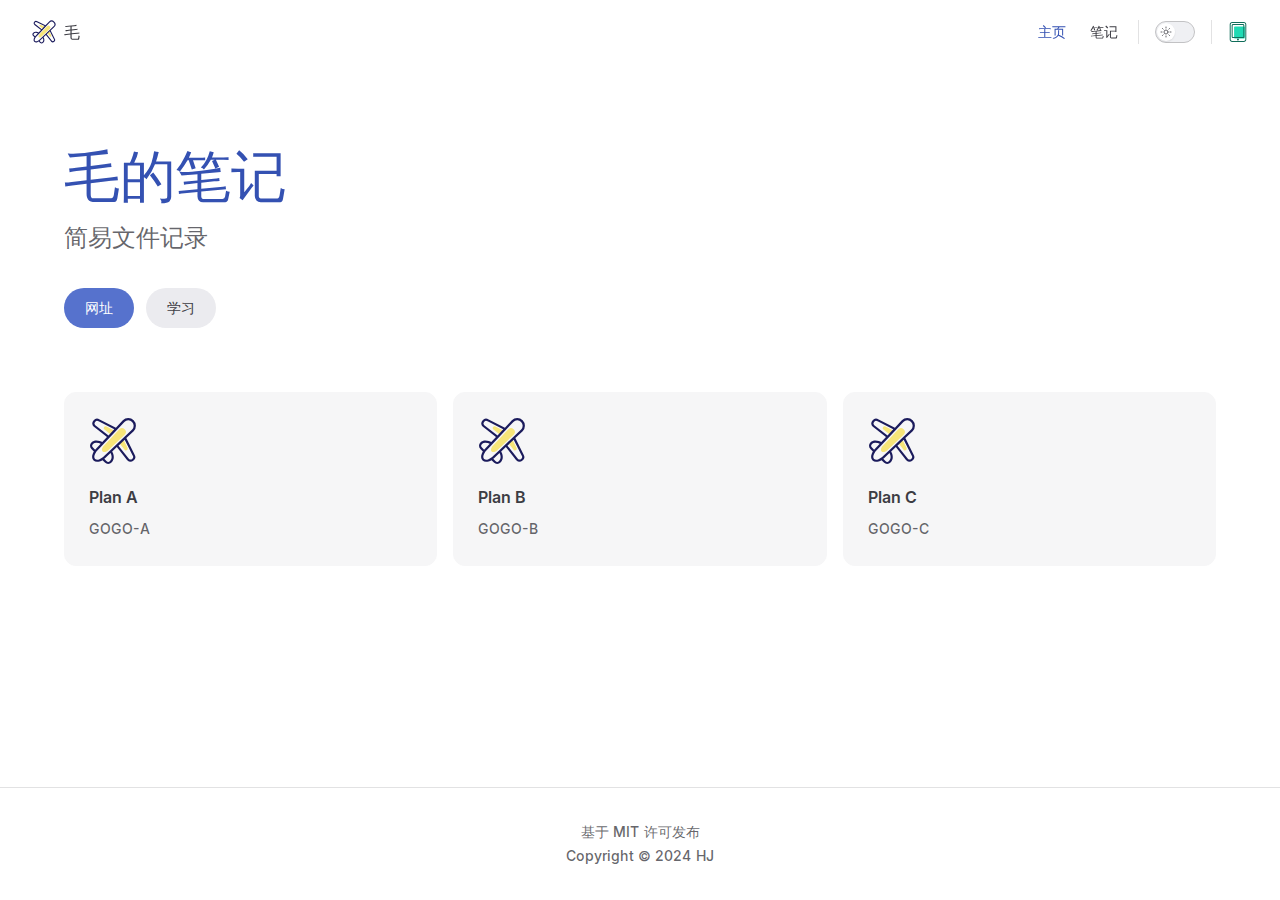
<file: index.html>
<!DOCTYPE html>
<html lang="en-US" dir="ltr">
  <head>
    <meta charset="utf-8">
    <meta name="viewport" content="width=device-width,initial-scale=1">
    <title>毛</title>
    <meta name="description" content="-">
    <meta name="generator" content="VitePress v1.3.2">
    <link rel="preload stylesheet" href="/assets/style.CSlAh8TV.css" as="style">
    
    <script type="module" src="/assets/app.C9ctvvz2.js"></script>
    <link rel="preload" href="/assets/inter-roman-latin.Di8DUHzh.woff2" as="font" type="font/woff2" crossorigin="">
    <link rel="modulepreload" href="/assets/chunks/theme.BS0dH0hS.js">
    <link rel="modulepreload" href="/assets/chunks/framework.B9AZvE0v.js">
    <link rel="modulepreload" href="/assets/index.md.DP6LOVr2.lean.js">
    <link rel="icon" href="/10049652.ico">
    <script id="check-dark-mode">(()=>{const e=localStorage.getItem("vitepress-theme-appearance")||"auto",a=window.matchMedia("(prefers-color-scheme: dark)").matches;(!e||e==="auto"?a:e==="dark")&&document.documentElement.classList.add("dark")})();</script>
    <script id="check-mac-os">document.documentElement.classList.toggle("mac",/Mac|iPhone|iPod|iPad/i.test(navigator.platform));</script>
  </head>
  <body>
    <div id="app"><div class="Layout" data-v-1f5562a9><!--[--><!--]--><!--[--><span tabindex="-1" data-v-1de4a106></span><a href="#VPContent" class="VPSkipLink visually-hidden" data-v-1de4a106> Skip to content </a><!--]--><!----><header class="VPNav" data-v-1f5562a9 data-v-8748d541><div class="VPNavBar home top" data-v-8748d541 data-v-1f0c76b0><div class="wrapper" data-v-1f0c76b0><div class="container" data-v-1f0c76b0><div class="title" data-v-1f0c76b0><div class="VPNavBarTitle" data-v-1f0c76b0 data-v-9325e3da><a class="title" href="/" data-v-9325e3da><!--[--><!--]--><!--[--><img class="VPImage logo" src="/plane.svg" alt data-v-536da4d9><!--]--><span data-v-9325e3da>毛</span><!--[--><!--]--></a></div></div><div class="content" data-v-1f0c76b0><div class="content-body" data-v-1f0c76b0><!--[--><!--]--><div class="VPNavBarSearch search" data-v-1f0c76b0><!----></div><nav aria-labelledby="main-nav-aria-label" class="VPNavBarMenu menu" data-v-1f0c76b0 data-v-9cacb0be><span id="main-nav-aria-label" class="visually-hidden" data-v-9cacb0be> Main Navigation </span><!--[--><!--[--><a class="VPLink link VPNavBarMenuLink active" href="/" tabindex="0" data-v-9cacb0be data-v-d53b4d17><!--[--><span data-v-d53b4d17>主页</span><!--]--></a><!--]--><!--[--><a class="VPLink link VPNavBarMenuLink" href="/file-info" tabindex="0" data-v-9cacb0be data-v-d53b4d17><!--[--><span data-v-d53b4d17>笔记</span><!--]--></a><!--]--><!--]--></nav><!----><div class="VPNavBarAppearance appearance" data-v-1f0c76b0 data-v-03309aee><button class="VPSwitch VPSwitchAppearance" type="button" role="switch" title="Switch to dark theme" aria-checked="false" data-v-03309aee data-v-affd378b data-v-fa54f880><span class="check" data-v-fa54f880><span class="icon" data-v-fa54f880><!--[--><span class="vpi-sun sun" data-v-affd378b></span><span class="vpi-moon moon" data-v-affd378b></span><!--]--></span></span></button></div><div class="VPSocialLinks VPNavBarSocialLinks social-links" data-v-1f0c76b0 data-v-c8800a93 data-v-52ce0676><!--[--><a class="VPSocialLink no-icon" href="http://39.105.20.92:9101/adMqtt" aria-label target="_blank" rel="noopener" data-v-52ce0676 data-v-5029b49a><svg t="1722908550361" class="icon" viewBox="0 0 1024 1024" version="1.1" xmlns="http://www.w3.org/2000/svg" p-id="11186" width="200" height="200"><path d="M362.146341 224.780488h449.560976c27.473171 0 49.95122 22.478049 49.95122 49.951219v524.487805c0 27.473171-22.478049 49.95122-49.95122 49.95122H362.146341c-27.473171 0-49.95122-22.478049-49.951219-49.95122V274.731707c0-27.473171 22.478049-49.95122 49.951219-49.951219z" fill="#20DAB4" p-id="11187"></path><path d="M811.707317 1024H212.292683c-69.931707 0-124.878049-54.946341-124.878049-124.878049V124.878049c0-69.931707 54.946341-124.878049 124.878049-124.878049h599.414634c69.931707 0 124.878049 54.946341 124.878049 124.878049v774.243902c0 67.434146-54.946341 124.878049-124.878049 124.878049zM212.292683 49.95122C169.834146 49.95122 137.365854 82.419512 137.365854 124.878049v774.243902c0 42.458537 32.468293 74.926829 74.926829 74.926829h599.414634c42.458537 0 74.926829-32.468293 74.926829-74.926829V124.878049c0-42.458537-32.468293-74.926829-74.926829-74.926829H212.292683z" fill="#106D5A" p-id="11188"></path><path d="M761.756098 824.195122H262.243902c-42.458537 0-74.926829-32.468293-74.926829-74.926829V174.829268c0-42.458537 32.468293-74.926829 74.926829-74.926829h499.512196c42.458537 0 74.926829 32.468293 74.926829 74.926829v574.439025c0 39.960976-32.468293 74.926829-74.926829 74.926829zM262.243902 149.853659c-14.985366 0-24.97561 9.990244-24.975609 24.975609v574.439025c0 14.985366 9.990244 24.97561 24.975609 24.975609h499.512196c14.985366 0 24.97561-9.990244 24.975609-24.975609V174.829268c0-14.985366-9.990244-24.97561-24.975609-24.975609H262.243902z" fill="#106D5A" p-id="11189"></path><path d="M509.502439 896.62439m-49.951219 0a49.95122 49.95122 0 1 0 99.902439 0 49.95122 49.95122 0 1 0-99.902439 0Z" fill="#106D5A" p-id="11190"></path></svg></a><!--]--></div><div class="VPFlyout VPNavBarExtra extra" data-v-1f0c76b0 data-v-817074fe data-v-2707f689><button type="button" class="button" aria-haspopup="true" aria-expanded="false" aria-label="extra navigation" data-v-2707f689><span class="vpi-more-horizontal icon" data-v-2707f689></span></button><div class="menu" data-v-2707f689><div class="VPMenu" data-v-2707f689 data-v-c800b15a><!----><!--[--><!--[--><!----><div class="group" data-v-817074fe><div class="item appearance" data-v-817074fe><p class="label" data-v-817074fe>Appearance</p><div class="appearance-action" data-v-817074fe><button class="VPSwitch VPSwitchAppearance" type="button" role="switch" title="Switch to dark theme" aria-checked="false" data-v-817074fe data-v-affd378b data-v-fa54f880><span class="check" data-v-fa54f880><span class="icon" data-v-fa54f880><!--[--><span class="vpi-sun sun" data-v-affd378b></span><span class="vpi-moon moon" data-v-affd378b></span><!--]--></span></span></button></div></div></div><div class="group" data-v-817074fe><div class="item social-links" data-v-817074fe><div class="VPSocialLinks social-links-list" data-v-817074fe data-v-52ce0676><!--[--><a class="VPSocialLink no-icon" href="http://39.105.20.92:9101/adMqtt" aria-label target="_blank" rel="noopener" data-v-52ce0676 data-v-5029b49a><svg t="1722908550361" class="icon" viewBox="0 0 1024 1024" version="1.1" xmlns="http://www.w3.org/2000/svg" p-id="11186" width="200" height="200"><path d="M362.146341 224.780488h449.560976c27.473171 0 49.95122 22.478049 49.95122 49.951219v524.487805c0 27.473171-22.478049 49.95122-49.95122 49.95122H362.146341c-27.473171 0-49.95122-22.478049-49.951219-49.95122V274.731707c0-27.473171 22.478049-49.95122 49.951219-49.951219z" fill="#20DAB4" p-id="11187"></path><path d="M811.707317 1024H212.292683c-69.931707 0-124.878049-54.946341-124.878049-124.878049V124.878049c0-69.931707 54.946341-124.878049 124.878049-124.878049h599.414634c69.931707 0 124.878049 54.946341 124.878049 124.878049v774.243902c0 67.434146-54.946341 124.878049-124.878049 124.878049zM212.292683 49.95122C169.834146 49.95122 137.365854 82.419512 137.365854 124.878049v774.243902c0 42.458537 32.468293 74.926829 74.926829 74.926829h599.414634c42.458537 0 74.926829-32.468293 74.926829-74.926829V124.878049c0-42.458537-32.468293-74.926829-74.926829-74.926829H212.292683z" fill="#106D5A" p-id="11188"></path><path d="M761.756098 824.195122H262.243902c-42.458537 0-74.926829-32.468293-74.926829-74.926829V174.829268c0-42.458537 32.468293-74.926829 74.926829-74.926829h499.512196c42.458537 0 74.926829 32.468293 74.926829 74.926829v574.439025c0 39.960976-32.468293 74.926829-74.926829 74.926829zM262.243902 149.853659c-14.985366 0-24.97561 9.990244-24.975609 24.975609v574.439025c0 14.985366 9.990244 24.97561 24.975609 24.975609h499.512196c14.985366 0 24.97561-9.990244 24.975609-24.975609V174.829268c0-14.985366-9.990244-24.97561-24.975609-24.975609H262.243902z" fill="#106D5A" p-id="11189"></path><path d="M509.502439 896.62439m-49.951219 0a49.95122 49.95122 0 1 0 99.902439 0 49.95122 49.95122 0 1 0-99.902439 0Z" fill="#106D5A" p-id="11190"></path></svg></a><!--]--></div></div></div><!--]--><!--]--></div></div></div><!--[--><!--]--><button type="button" class="VPNavBarHamburger hamburger" aria-label="mobile navigation" aria-expanded="false" aria-controls="VPNavScreen" data-v-1f0c76b0 data-v-6e5952af><span class="container" data-v-6e5952af><span class="top" data-v-6e5952af></span><span class="middle" data-v-6e5952af></span><span class="bottom" data-v-6e5952af></span></span></button></div></div></div></div><div class="divider" data-v-1f0c76b0><div class="divider-line" data-v-1f0c76b0></div></div></div><!----></header><!----><!----><div class="VPContent is-home" id="VPContent" data-v-1f5562a9 data-v-9a179b1a><div class="VPHome" data-v-9a179b1a data-v-e68858e9><!--[--><!--]--><div class="VPHero VPHomeHero" data-v-e68858e9 data-v-e139053f><div class="container" data-v-e139053f><div class="main" data-v-e139053f><!--[--><!--]--><!--[--><h1 class="name" data-v-e139053f><span class="clip" data-v-e139053f>毛的笔记</span></h1><!----><p class="tagline" data-v-e139053f>简易文件记录</p><!--]--><!--[--><!--]--><div class="actions" data-v-e139053f><!--[--><div class="action" data-v-e139053f><a class="VPButton medium brand" href="/file-info" data-v-e139053f data-v-bb08e4d6>网址</a></div><div class="action" data-v-e139053f><a class="VPButton medium alt" href="/study-info" data-v-e139053f data-v-bb08e4d6>学习</a></div><!--]--></div><!--[--><!--]--></div><!----></div></div><!--[--><!--]--><!--[--><!--]--><div class="VPFeatures VPHomeFeatures" data-v-e68858e9 data-v-7da3ae4f><div class="container" data-v-7da3ae4f><div class="items" data-v-7da3ae4f><!--[--><div class="grid-3 item" data-v-7da3ae4f><div class="VPLink no-icon VPFeature" data-v-7da3ae4f data-v-f73f7630><!--[--><article class="box" data-v-f73f7630><!--[--><img class="VPImage" src="/plane.svg" height="48" width="48" alt data-v-536da4d9><!--]--><h2 class="title" data-v-f73f7630>Plan A</h2><p class="details" data-v-f73f7630>GOGO-A</p><!----></article><!--]--></div></div><div class="grid-3 item" data-v-7da3ae4f><div class="VPLink no-icon VPFeature" data-v-7da3ae4f data-v-f73f7630><!--[--><article class="box" data-v-f73f7630><!--[--><img class="VPImage" src="/plane.svg" height="48" width="48" alt data-v-536da4d9><!--]--><h2 class="title" data-v-f73f7630>Plan B</h2><p class="details" data-v-f73f7630>GOGO-B</p><!----></article><!--]--></div></div><div class="grid-3 item" data-v-7da3ae4f><div class="VPLink no-icon VPFeature" data-v-7da3ae4f data-v-f73f7630><!--[--><article class="box" data-v-f73f7630><!--[--><img class="VPImage" src="/plane.svg" height="48" width="48" alt data-v-536da4d9><!--]--><h2 class="title" data-v-f73f7630>Plan C</h2><p class="details" data-v-f73f7630>GOGO-C</p><!----></article><!--]--></div></div><!--]--></div></div></div><!--[--><!--]--><div class="vp-doc container" style="" data-v-e68858e9 data-v-fb5b5cc5><!--[--><div style="position:relative;" data-v-e68858e9><div></div></div><!--]--></div></div></div><footer class="VPFooter" data-v-1f5562a9 data-v-48b27179><div class="container" data-v-48b27179><p class="message" data-v-48b27179>基于 MIT 许可发布</p><p class="copyright" data-v-48b27179>Copyright © 2024 HJ</p></div></footer><!--[--><!--]--></div></div>
    <script>window.__VP_HASH_MAP__=JSON.parse("{\"bak.md\":\"Drf1tm70\",\"file-info.md\":\"B0XmTAoT\",\"index.md\":\"DP6LOVr2\",\"study-info.md\":\"CCBqUt15\",\"zh_foo.md\":\"B0kdGyIE\"}");window.__VP_SITE_DATA__=JSON.parse("{\"lang\":\"en-US\",\"dir\":\"ltr\",\"title\":\"毛\",\"description\":\"-\",\"base\":\"/\",\"head\":[],\"router\":{\"prefetchLinks\":true},\"appearance\":true,\"themeConfig\":{\"logo\":\"/plane.svg\",\"siteTitle\":\"毛\",\"outline\":{\"label\":\"当前页\"},\"docFooter\":{\"prev\":\"上一页\",\"next\":\"下一页\"},\"nav\":[{\"text\":\"主页\",\"link\":\"/\"},{\"text\":\"笔记\",\"link\":\"/file-info\"}],\"sidebar\":[{\"text\":\"笔记\",\"collapsed\":false,\"items\":[{\"text\":\"网址\",\"link\":\"/file-info\"},{\"text\":\"学习\",\"link\":\"/study-info\"}]}],\"socialLinks\":[{\"icon\":{\"svg\":\"<svg t=\\\"1722908550361\\\" class=\\\"icon\\\" viewBox=\\\"0 0 1024 1024\\\" version=\\\"1.1\\\" xmlns=\\\"http://www.w3.org/2000/svg\\\" p-id=\\\"11186\\\" width=\\\"200\\\" height=\\\"200\\\"><path d=\\\"M362.146341 224.780488h449.560976c27.473171 0 49.95122 22.478049 49.95122 49.951219v524.487805c0 27.473171-22.478049 49.95122-49.95122 49.95122H362.146341c-27.473171 0-49.95122-22.478049-49.951219-49.95122V274.731707c0-27.473171 22.478049-49.95122 49.951219-49.951219z\\\" fill=\\\"#20DAB4\\\" p-id=\\\"11187\\\"></path><path d=\\\"M811.707317 1024H212.292683c-69.931707 0-124.878049-54.946341-124.878049-124.878049V124.878049c0-69.931707 54.946341-124.878049 124.878049-124.878049h599.414634c69.931707 0 124.878049 54.946341 124.878049 124.878049v774.243902c0 67.434146-54.946341 124.878049-124.878049 124.878049zM212.292683 49.95122C169.834146 49.95122 137.365854 82.419512 137.365854 124.878049v774.243902c0 42.458537 32.468293 74.926829 74.926829 74.926829h599.414634c42.458537 0 74.926829-32.468293 74.926829-74.926829V124.878049c0-42.458537-32.468293-74.926829-74.926829-74.926829H212.292683z\\\" fill=\\\"#106D5A\\\" p-id=\\\"11188\\\"></path><path d=\\\"M761.756098 824.195122H262.243902c-42.458537 0-74.926829-32.468293-74.926829-74.926829V174.829268c0-42.458537 32.468293-74.926829 74.926829-74.926829h499.512196c42.458537 0 74.926829 32.468293 74.926829 74.926829v574.439025c0 39.960976-32.468293 74.926829-74.926829 74.926829zM262.243902 149.853659c-14.985366 0-24.97561 9.990244-24.975609 24.975609v574.439025c0 14.985366 9.990244 24.97561 24.975609 24.975609h499.512196c14.985366 0 24.97561-9.990244 24.975609-24.975609V174.829268c0-14.985366-9.990244-24.97561-24.975609-24.975609H262.243902z\\\" fill=\\\"#106D5A\\\" p-id=\\\"11189\\\"></path><path d=\\\"M509.502439 896.62439m-49.951219 0a49.95122 49.95122 0 1 0 99.902439 0 49.95122 49.95122 0 1 0-99.902439 0Z\\\" fill=\\\"#106D5A\\\" p-id=\\\"11190\\\"></path></svg>\"},\"link\":\"http://39.105.20.92:9101/adMqtt\"}],\"footer\":{\"message\":\"基于 MIT 许可发布\",\"copyright\":\"Copyright © 2024 HJ\"}},\"locales\":{},\"scrollOffset\":134,\"cleanUrls\":true}");</script>
    
  </body>
</html>
</file>
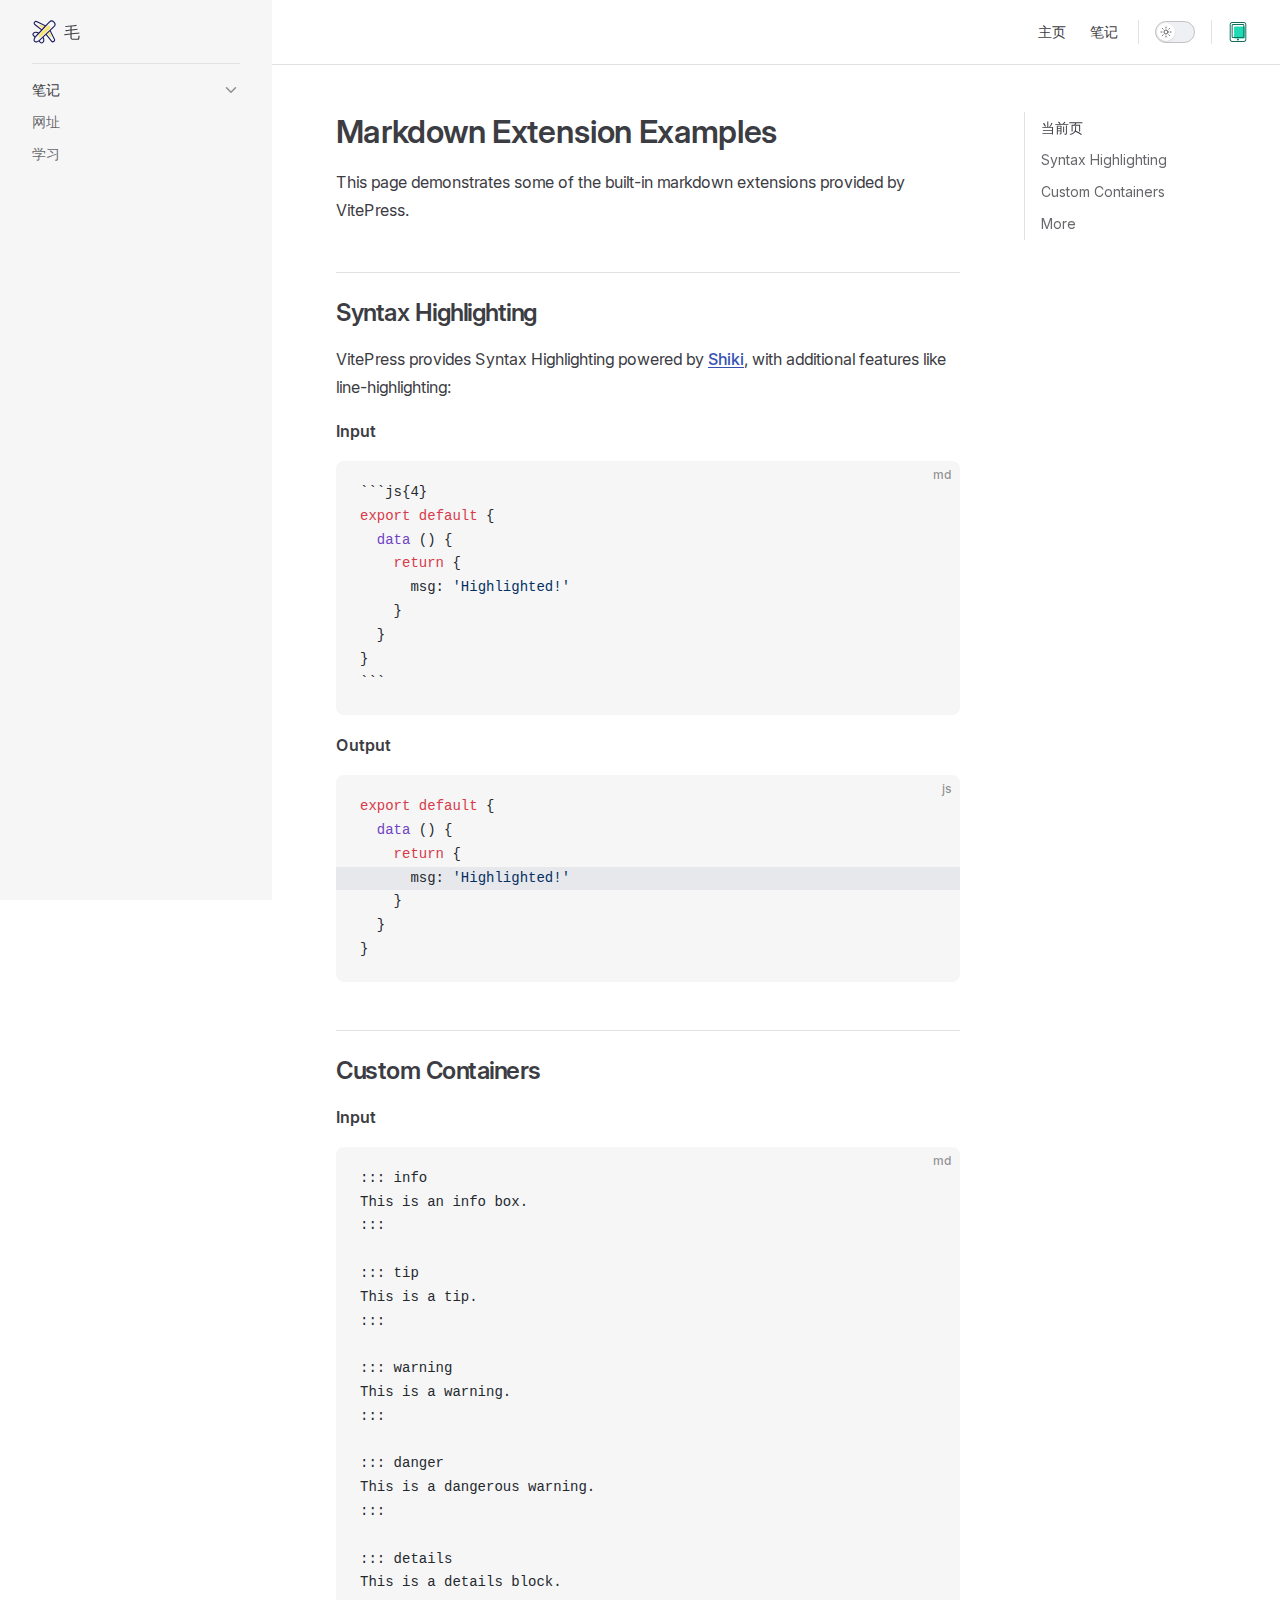
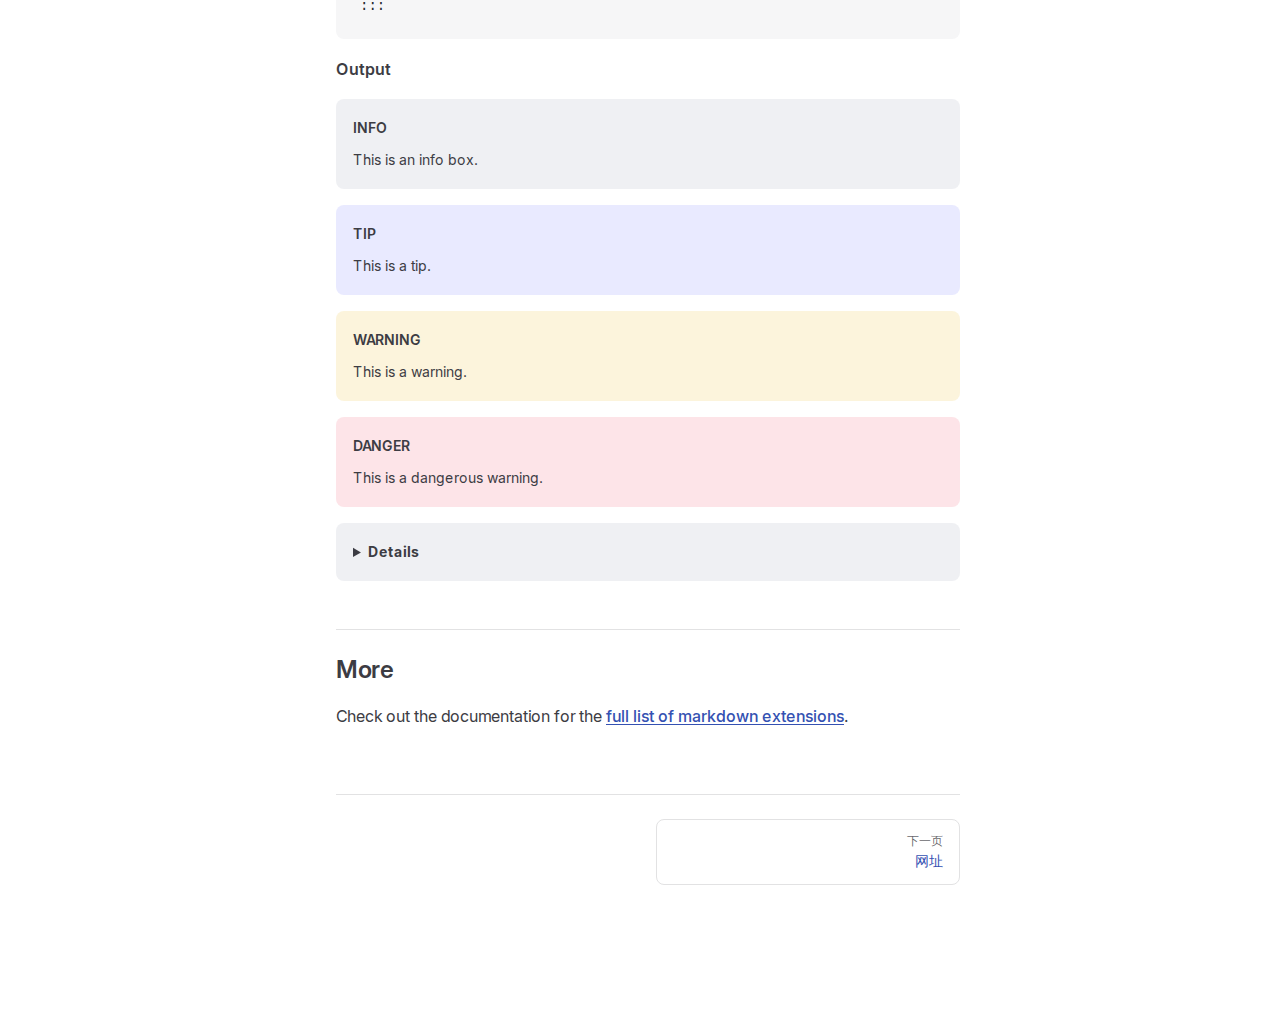
<file: bak.html>
<!DOCTYPE html>
<html lang="en-US" dir="ltr">
  <head>
    <meta charset="utf-8">
    <meta name="viewport" content="width=device-width,initial-scale=1">
    <title>Markdown Extension Examples | 毛</title>
    <meta name="description" content="-">
    <meta name="generator" content="VitePress v1.3.2">
    <link rel="preload stylesheet" href="/assets/style.CSlAh8TV.css" as="style">
    
    <script type="module" src="/assets/app.C9ctvvz2.js"></script>
    <link rel="preload" href="/assets/inter-roman-latin.Di8DUHzh.woff2" as="font" type="font/woff2" crossorigin="">
    <link rel="modulepreload" href="/assets/chunks/theme.BS0dH0hS.js">
    <link rel="modulepreload" href="/assets/chunks/framework.B9AZvE0v.js">
    <link rel="modulepreload" href="/assets/bak.md.Drf1tm70.lean.js">
    <link rel="icon" href="/10049652.ico">
    <script id="check-dark-mode">(()=>{const e=localStorage.getItem("vitepress-theme-appearance")||"auto",a=window.matchMedia("(prefers-color-scheme: dark)").matches;(!e||e==="auto"?a:e==="dark")&&document.documentElement.classList.add("dark")})();</script>
    <script id="check-mac-os">document.documentElement.classList.toggle("mac",/Mac|iPhone|iPod|iPad/i.test(navigator.platform));</script>
  </head>
  <body>
    <div id="app"><div class="Layout" data-v-1f5562a9><!--[--><!--]--><!--[--><span tabindex="-1" data-v-1de4a106></span><a href="#VPContent" class="VPSkipLink visually-hidden" data-v-1de4a106> Skip to content </a><!--]--><!----><header class="VPNav" data-v-1f5562a9 data-v-8748d541><div class="VPNavBar has-sidebar top" data-v-8748d541 data-v-1f0c76b0><div class="wrapper" data-v-1f0c76b0><div class="container" data-v-1f0c76b0><div class="title" data-v-1f0c76b0><div class="VPNavBarTitle has-sidebar" data-v-1f0c76b0 data-v-9325e3da><a class="title" href="/" data-v-9325e3da><!--[--><!--]--><!--[--><img class="VPImage logo" src="/plane.svg" alt data-v-536da4d9><!--]--><span data-v-9325e3da>毛</span><!--[--><!--]--></a></div></div><div class="content" data-v-1f0c76b0><div class="content-body" data-v-1f0c76b0><!--[--><!--]--><div class="VPNavBarSearch search" data-v-1f0c76b0><!----></div><nav aria-labelledby="main-nav-aria-label" class="VPNavBarMenu menu" data-v-1f0c76b0 data-v-9cacb0be><span id="main-nav-aria-label" class="visually-hidden" data-v-9cacb0be> Main Navigation </span><!--[--><!--[--><a class="VPLink link VPNavBarMenuLink" href="/" tabindex="0" data-v-9cacb0be data-v-d53b4d17><!--[--><span data-v-d53b4d17>主页</span><!--]--></a><!--]--><!--[--><a class="VPLink link VPNavBarMenuLink" href="/file-info" tabindex="0" data-v-9cacb0be data-v-d53b4d17><!--[--><span data-v-d53b4d17>笔记</span><!--]--></a><!--]--><!--]--></nav><!----><div class="VPNavBarAppearance appearance" data-v-1f0c76b0 data-v-03309aee><button class="VPSwitch VPSwitchAppearance" type="button" role="switch" title="Switch to dark theme" aria-checked="false" data-v-03309aee data-v-affd378b data-v-fa54f880><span class="check" data-v-fa54f880><span class="icon" data-v-fa54f880><!--[--><span class="vpi-sun sun" data-v-affd378b></span><span class="vpi-moon moon" data-v-affd378b></span><!--]--></span></span></button></div><div class="VPSocialLinks VPNavBarSocialLinks social-links" data-v-1f0c76b0 data-v-c8800a93 data-v-52ce0676><!--[--><a class="VPSocialLink no-icon" href="http://39.105.20.92:9101/adMqtt" aria-label target="_blank" rel="noopener" data-v-52ce0676 data-v-5029b49a><svg t="1722908550361" class="icon" viewBox="0 0 1024 1024" version="1.1" xmlns="http://www.w3.org/2000/svg" p-id="11186" width="200" height="200"><path d="M362.146341 224.780488h449.560976c27.473171 0 49.95122 22.478049 49.95122 49.951219v524.487805c0 27.473171-22.478049 49.95122-49.95122 49.95122H362.146341c-27.473171 0-49.95122-22.478049-49.951219-49.95122V274.731707c0-27.473171 22.478049-49.95122 49.951219-49.951219z" fill="#20DAB4" p-id="11187"></path><path d="M811.707317 1024H212.292683c-69.931707 0-124.878049-54.946341-124.878049-124.878049V124.878049c0-69.931707 54.946341-124.878049 124.878049-124.878049h599.414634c69.931707 0 124.878049 54.946341 124.878049 124.878049v774.243902c0 67.434146-54.946341 124.878049-124.878049 124.878049zM212.292683 49.95122C169.834146 49.95122 137.365854 82.419512 137.365854 124.878049v774.243902c0 42.458537 32.468293 74.926829 74.926829 74.926829h599.414634c42.458537 0 74.926829-32.468293 74.926829-74.926829V124.878049c0-42.458537-32.468293-74.926829-74.926829-74.926829H212.292683z" fill="#106D5A" p-id="11188"></path><path d="M761.756098 824.195122H262.243902c-42.458537 0-74.926829-32.468293-74.926829-74.926829V174.829268c0-42.458537 32.468293-74.926829 74.926829-74.926829h499.512196c42.458537 0 74.926829 32.468293 74.926829 74.926829v574.439025c0 39.960976-32.468293 74.926829-74.926829 74.926829zM262.243902 149.853659c-14.985366 0-24.97561 9.990244-24.975609 24.975609v574.439025c0 14.985366 9.990244 24.97561 24.975609 24.975609h499.512196c14.985366 0 24.97561-9.990244 24.975609-24.975609V174.829268c0-14.985366-9.990244-24.97561-24.975609-24.975609H262.243902z" fill="#106D5A" p-id="11189"></path><path d="M509.502439 896.62439m-49.951219 0a49.95122 49.95122 0 1 0 99.902439 0 49.95122 49.95122 0 1 0-99.902439 0Z" fill="#106D5A" p-id="11190"></path></svg></a><!--]--></div><div class="VPFlyout VPNavBarExtra extra" data-v-1f0c76b0 data-v-817074fe data-v-2707f689><button type="button" class="button" aria-haspopup="true" aria-expanded="false" aria-label="extra navigation" data-v-2707f689><span class="vpi-more-horizontal icon" data-v-2707f689></span></button><div class="menu" data-v-2707f689><div class="VPMenu" data-v-2707f689 data-v-c800b15a><!----><!--[--><!--[--><!----><div class="group" data-v-817074fe><div class="item appearance" data-v-817074fe><p class="label" data-v-817074fe>Appearance</p><div class="appearance-action" data-v-817074fe><button class="VPSwitch VPSwitchAppearance" type="button" role="switch" title="Switch to dark theme" aria-checked="false" data-v-817074fe data-v-affd378b data-v-fa54f880><span class="check" data-v-fa54f880><span class="icon" data-v-fa54f880><!--[--><span class="vpi-sun sun" data-v-affd378b></span><span class="vpi-moon moon" data-v-affd378b></span><!--]--></span></span></button></div></div></div><div class="group" data-v-817074fe><div class="item social-links" data-v-817074fe><div class="VPSocialLinks social-links-list" data-v-817074fe data-v-52ce0676><!--[--><a class="VPSocialLink no-icon" href="http://39.105.20.92:9101/adMqtt" aria-label target="_blank" rel="noopener" data-v-52ce0676 data-v-5029b49a><svg t="1722908550361" class="icon" viewBox="0 0 1024 1024" version="1.1" xmlns="http://www.w3.org/2000/svg" p-id="11186" width="200" height="200"><path d="M362.146341 224.780488h449.560976c27.473171 0 49.95122 22.478049 49.95122 49.951219v524.487805c0 27.473171-22.478049 49.95122-49.95122 49.95122H362.146341c-27.473171 0-49.95122-22.478049-49.951219-49.95122V274.731707c0-27.473171 22.478049-49.95122 49.951219-49.951219z" fill="#20DAB4" p-id="11187"></path><path d="M811.707317 1024H212.292683c-69.931707 0-124.878049-54.946341-124.878049-124.878049V124.878049c0-69.931707 54.946341-124.878049 124.878049-124.878049h599.414634c69.931707 0 124.878049 54.946341 124.878049 124.878049v774.243902c0 67.434146-54.946341 124.878049-124.878049 124.878049zM212.292683 49.95122C169.834146 49.95122 137.365854 82.419512 137.365854 124.878049v774.243902c0 42.458537 32.468293 74.926829 74.926829 74.926829h599.414634c42.458537 0 74.926829-32.468293 74.926829-74.926829V124.878049c0-42.458537-32.468293-74.926829-74.926829-74.926829H212.292683z" fill="#106D5A" p-id="11188"></path><path d="M761.756098 824.195122H262.243902c-42.458537 0-74.926829-32.468293-74.926829-74.926829V174.829268c0-42.458537 32.468293-74.926829 74.926829-74.926829h499.512196c42.458537 0 74.926829 32.468293 74.926829 74.926829v574.439025c0 39.960976-32.468293 74.926829-74.926829 74.926829zM262.243902 149.853659c-14.985366 0-24.97561 9.990244-24.975609 24.975609v574.439025c0 14.985366 9.990244 24.97561 24.975609 24.975609h499.512196c14.985366 0 24.97561-9.990244 24.975609-24.975609V174.829268c0-14.985366-9.990244-24.97561-24.975609-24.975609H262.243902z" fill="#106D5A" p-id="11189"></path><path d="M509.502439 896.62439m-49.951219 0a49.95122 49.95122 0 1 0 99.902439 0 49.95122 49.95122 0 1 0-99.902439 0Z" fill="#106D5A" p-id="11190"></path></svg></a><!--]--></div></div></div><!--]--><!--]--></div></div></div><!--[--><!--]--><button type="button" class="VPNavBarHamburger hamburger" aria-label="mobile navigation" aria-expanded="false" aria-controls="VPNavScreen" data-v-1f0c76b0 data-v-6e5952af><span class="container" data-v-6e5952af><span class="top" data-v-6e5952af></span><span class="middle" data-v-6e5952af></span><span class="bottom" data-v-6e5952af></span></span></button></div></div></div></div><div class="divider" data-v-1f0c76b0><div class="divider-line" data-v-1f0c76b0></div></div></div><!----></header><div class="VPLocalNav has-sidebar empty" data-v-1f5562a9 data-v-b4d67530><div class="container" data-v-b4d67530><button class="menu" aria-expanded="false" aria-controls="VPSidebarNav" data-v-b4d67530><span class="vpi-align-left menu-icon" data-v-b4d67530></span><span class="menu-text" data-v-b4d67530>Menu</span></button><div class="VPLocalNavOutlineDropdown" style="--vp-vh:0px;" data-v-b4d67530 data-v-e9f3270e><button data-v-e9f3270e>Return to top</button><!----></div></div></div><aside class="VPSidebar" data-v-1f5562a9 data-v-a0db3049><div class="curtain" data-v-a0db3049></div><nav class="nav" id="VPSidebarNav" aria-labelledby="sidebar-aria-label" tabindex="-1" data-v-a0db3049><span class="visually-hidden" id="sidebar-aria-label" data-v-a0db3049> Sidebar Navigation </span><!--[--><!--]--><!--[--><div class="no-transition group" data-v-05cdd2c0><section class="VPSidebarItem level-0 collapsible" data-v-05cdd2c0 data-v-8d1cc483><div class="item" role="button" tabindex="0" data-v-8d1cc483><div class="indicator" data-v-8d1cc483></div><h2 class="text" data-v-8d1cc483>笔记</h2><div class="caret" role="button" aria-label="toggle section" tabindex="0" data-v-8d1cc483><span class="vpi-chevron-right caret-icon" data-v-8d1cc483></span></div></div><div class="items" data-v-8d1cc483><!--[--><div class="VPSidebarItem level-1 is-link" data-v-8d1cc483 data-v-8d1cc483><div class="item" data-v-8d1cc483><div class="indicator" data-v-8d1cc483></div><a class="VPLink link link" href="/file-info" data-v-8d1cc483><!--[--><p class="text" data-v-8d1cc483>网址</p><!--]--></a><!----></div><!----></div><div class="VPSidebarItem level-1 is-link" data-v-8d1cc483 data-v-8d1cc483><div class="item" data-v-8d1cc483><div class="indicator" data-v-8d1cc483></div><a class="VPLink link link" href="/study-info" data-v-8d1cc483><!--[--><p class="text" data-v-8d1cc483>学习</p><!--]--></a><!----></div><!----></div><!--]--></div></section></div><!--]--><!--[--><!--]--></nav></aside><div class="VPContent has-sidebar" id="VPContent" data-v-1f5562a9 data-v-9a179b1a><div class="VPDoc has-sidebar has-aside" data-v-9a179b1a data-v-936146b8><!--[--><!--]--><div class="container" data-v-936146b8><div class="aside" data-v-936146b8><div class="aside-curtain" data-v-936146b8></div><div class="aside-container" data-v-936146b8><div class="aside-content" data-v-936146b8><div class="VPDocAside" data-v-936146b8 data-v-ae30620f><!--[--><!--]--><!--[--><!--]--><nav aria-labelledby="doc-outline-aria-label" class="VPDocAsideOutline" data-v-ae30620f data-v-f3153b93><div class="content" data-v-f3153b93><div class="outline-marker" data-v-f3153b93></div><div aria-level="2" class="outline-title" id="doc-outline-aria-label" role="heading" data-v-f3153b93>当前页</div><ul class="VPDocOutlineItem root" data-v-f3153b93 data-v-991f4209><!--[--><!--]--></ul></div></nav><!--[--><!--]--><div class="spacer" data-v-ae30620f></div><!--[--><!--]--><!----><!--[--><!--]--><!--[--><!--]--></div></div></div></div><div class="content" data-v-936146b8><div class="content-container" data-v-936146b8><!--[--><!--]--><main class="main" data-v-936146b8><div style="position:relative;" class="vp-doc _bak" data-v-936146b8><div><h1 id="markdown-extension-examples" tabindex="-1">Markdown Extension Examples <a class="header-anchor" href="#markdown-extension-examples" aria-label="Permalink to &quot;Markdown Extension Examples&quot;">​</a></h1><p>This page demonstrates some of the built-in markdown extensions provided by VitePress.</p><h2 id="syntax-highlighting" tabindex="-1">Syntax Highlighting <a class="header-anchor" href="#syntax-highlighting" aria-label="Permalink to &quot;Syntax Highlighting&quot;">​</a></h2><p>VitePress provides Syntax Highlighting powered by <a href="https://github.com/shikijs/shiki" target="_blank" rel="noreferrer">Shiki</a>, with additional features like line-highlighting:</p><p><strong>Input</strong></p><div class="language-md vp-adaptive-theme"><button title="Copy Code" class="copy"></button><span class="lang">md</span><pre class="shiki shiki-themes github-light github-dark vp-code" tabindex="0"><code><span class="line"><span style="--shiki-light:#24292E;--shiki-dark:#E1E4E8;">```js{4}</span></span>
<span class="line"><span style="--shiki-light:#D73A49;--shiki-dark:#F97583;">export</span><span style="--shiki-light:#D73A49;--shiki-dark:#F97583;"> default</span><span style="--shiki-light:#24292E;--shiki-dark:#E1E4E8;"> {</span></span>
<span class="line"><span style="--shiki-light:#6F42C1;--shiki-dark:#B392F0;">  data</span><span style="--shiki-light:#24292E;--shiki-dark:#E1E4E8;"> () {</span></span>
<span class="line"><span style="--shiki-light:#D73A49;--shiki-dark:#F97583;">    return</span><span style="--shiki-light:#24292E;--shiki-dark:#E1E4E8;"> {</span></span>
<span class="line"><span style="--shiki-light:#24292E;--shiki-dark:#E1E4E8;">      msg: </span><span style="--shiki-light:#032F62;--shiki-dark:#9ECBFF;">&#39;Highlighted!&#39;</span></span>
<span class="line"><span style="--shiki-light:#24292E;--shiki-dark:#E1E4E8;">    }</span></span>
<span class="line"><span style="--shiki-light:#24292E;--shiki-dark:#E1E4E8;">  }</span></span>
<span class="line"><span style="--shiki-light:#24292E;--shiki-dark:#E1E4E8;">}</span></span>
<span class="line"><span style="--shiki-light:#24292E;--shiki-dark:#E1E4E8;">```</span></span></code></pre></div><p><strong>Output</strong></p><div class="language-js vp-adaptive-theme"><button title="Copy Code" class="copy"></button><span class="lang">js</span><pre class="shiki shiki-themes github-light github-dark vp-code" tabindex="0"><code><span class="line"><span style="--shiki-light:#D73A49;--shiki-dark:#F97583;">export</span><span style="--shiki-light:#D73A49;--shiki-dark:#F97583;"> default</span><span style="--shiki-light:#24292E;--shiki-dark:#E1E4E8;"> {</span></span>
<span class="line"><span style="--shiki-light:#6F42C1;--shiki-dark:#B392F0;">  data</span><span style="--shiki-light:#24292E;--shiki-dark:#E1E4E8;"> () {</span></span>
<span class="line"><span style="--shiki-light:#D73A49;--shiki-dark:#F97583;">    return</span><span style="--shiki-light:#24292E;--shiki-dark:#E1E4E8;"> {</span></span>
<span class="line highlighted"><span style="--shiki-light:#24292E;--shiki-dark:#E1E4E8;">      msg: </span><span style="--shiki-light:#032F62;--shiki-dark:#9ECBFF;">&#39;Highlighted!&#39;</span></span>
<span class="line"><span style="--shiki-light:#24292E;--shiki-dark:#E1E4E8;">    }</span></span>
<span class="line"><span style="--shiki-light:#24292E;--shiki-dark:#E1E4E8;">  }</span></span>
<span class="line"><span style="--shiki-light:#24292E;--shiki-dark:#E1E4E8;">}</span></span></code></pre></div><h2 id="custom-containers" tabindex="-1">Custom Containers <a class="header-anchor" href="#custom-containers" aria-label="Permalink to &quot;Custom Containers&quot;">​</a></h2><p><strong>Input</strong></p><div class="language-md vp-adaptive-theme"><button title="Copy Code" class="copy"></button><span class="lang">md</span><pre class="shiki shiki-themes github-light github-dark vp-code" tabindex="0"><code><span class="line"><span style="--shiki-light:#24292E;--shiki-dark:#E1E4E8;">::: info</span></span>
<span class="line"><span style="--shiki-light:#24292E;--shiki-dark:#E1E4E8;">This is an info box.</span></span>
<span class="line"><span style="--shiki-light:#24292E;--shiki-dark:#E1E4E8;">:::</span></span>
<span class="line"></span>
<span class="line"><span style="--shiki-light:#24292E;--shiki-dark:#E1E4E8;">::: tip</span></span>
<span class="line"><span style="--shiki-light:#24292E;--shiki-dark:#E1E4E8;">This is a tip.</span></span>
<span class="line"><span style="--shiki-light:#24292E;--shiki-dark:#E1E4E8;">:::</span></span>
<span class="line"></span>
<span class="line"><span style="--shiki-light:#24292E;--shiki-dark:#E1E4E8;">::: warning</span></span>
<span class="line"><span style="--shiki-light:#24292E;--shiki-dark:#E1E4E8;">This is a warning.</span></span>
<span class="line"><span style="--shiki-light:#24292E;--shiki-dark:#E1E4E8;">:::</span></span>
<span class="line"></span>
<span class="line"><span style="--shiki-light:#24292E;--shiki-dark:#E1E4E8;">::: danger</span></span>
<span class="line"><span style="--shiki-light:#24292E;--shiki-dark:#E1E4E8;">This is a dangerous warning.</span></span>
<span class="line"><span style="--shiki-light:#24292E;--shiki-dark:#E1E4E8;">:::</span></span>
<span class="line"></span>
<span class="line"><span style="--shiki-light:#24292E;--shiki-dark:#E1E4E8;">::: details</span></span>
<span class="line"><span style="--shiki-light:#24292E;--shiki-dark:#E1E4E8;">This is a details block.</span></span>
<span class="line"><span style="--shiki-light:#24292E;--shiki-dark:#E1E4E8;">:::</span></span></code></pre></div><p><strong>Output</strong></p><div class="info custom-block"><p class="custom-block-title">INFO</p><p>This is an info box.</p></div><div class="tip custom-block"><p class="custom-block-title">TIP</p><p>This is a tip.</p></div><div class="warning custom-block"><p class="custom-block-title">WARNING</p><p>This is a warning.</p></div><div class="danger custom-block"><p class="custom-block-title">DANGER</p><p>This is a dangerous warning.</p></div><details class="details custom-block"><summary>Details</summary><p>This is a details block.</p></details><h2 id="more" tabindex="-1">More <a class="header-anchor" href="#more" aria-label="Permalink to &quot;More&quot;">​</a></h2><p>Check out the documentation for the <a href="https://vitepress.dev/guide/markdown" target="_blank" rel="noreferrer">full list of markdown extensions</a>.</p></div></div></main><footer class="VPDocFooter" data-v-936146b8 data-v-943c4309><!--[--><!--]--><!----><nav class="prev-next" aria-labelledby="doc-footer-aria-label" data-v-943c4309><span class="visually-hidden" id="doc-footer-aria-label" data-v-943c4309>Pager</span><div class="pager" data-v-943c4309><!----></div><div class="pager" data-v-943c4309><a class="VPLink link pager-link next" href="/file-info" data-v-943c4309><!--[--><span class="desc" data-v-943c4309>下一页</span><span class="title" data-v-943c4309>网址</span><!--]--></a></div></nav></footer><!--[--><!--]--></div></div></div><!--[--><!--]--></div></div><footer class="VPFooter has-sidebar" data-v-1f5562a9 data-v-48b27179><div class="container" data-v-48b27179><p class="message" data-v-48b27179>基于 MIT 许可发布</p><p class="copyright" data-v-48b27179>Copyright © 2024 HJ</p></div></footer><!--[--><!--]--></div></div>
    <script>window.__VP_HASH_MAP__=JSON.parse("{\"bak.md\":\"Drf1tm70\",\"file-info.md\":\"B0XmTAoT\",\"index.md\":\"DP6LOVr2\",\"study-info.md\":\"CCBqUt15\",\"zh_foo.md\":\"B0kdGyIE\"}");window.__VP_SITE_DATA__=JSON.parse("{\"lang\":\"en-US\",\"dir\":\"ltr\",\"title\":\"毛\",\"description\":\"-\",\"base\":\"/\",\"head\":[],\"router\":{\"prefetchLinks\":true},\"appearance\":true,\"themeConfig\":{\"logo\":\"/plane.svg\",\"siteTitle\":\"毛\",\"outline\":{\"label\":\"当前页\"},\"docFooter\":{\"prev\":\"上一页\",\"next\":\"下一页\"},\"nav\":[{\"text\":\"主页\",\"link\":\"/\"},{\"text\":\"笔记\",\"link\":\"/file-info\"}],\"sidebar\":[{\"text\":\"笔记\",\"collapsed\":false,\"items\":[{\"text\":\"网址\",\"link\":\"/file-info\"},{\"text\":\"学习\",\"link\":\"/study-info\"}]}],\"socialLinks\":[{\"icon\":{\"svg\":\"<svg t=\\\"1722908550361\\\" class=\\\"icon\\\" viewBox=\\\"0 0 1024 1024\\\" version=\\\"1.1\\\" xmlns=\\\"http://www.w3.org/2000/svg\\\" p-id=\\\"11186\\\" width=\\\"200\\\" height=\\\"200\\\"><path d=\\\"M362.146341 224.780488h449.560976c27.473171 0 49.95122 22.478049 49.95122 49.951219v524.487805c0 27.473171-22.478049 49.95122-49.95122 49.95122H362.146341c-27.473171 0-49.95122-22.478049-49.951219-49.95122V274.731707c0-27.473171 22.478049-49.95122 49.951219-49.951219z\\\" fill=\\\"#20DAB4\\\" p-id=\\\"11187\\\"></path><path d=\\\"M811.707317 1024H212.292683c-69.931707 0-124.878049-54.946341-124.878049-124.878049V124.878049c0-69.931707 54.946341-124.878049 124.878049-124.878049h599.414634c69.931707 0 124.878049 54.946341 124.878049 124.878049v774.243902c0 67.434146-54.946341 124.878049-124.878049 124.878049zM212.292683 49.95122C169.834146 49.95122 137.365854 82.419512 137.365854 124.878049v774.243902c0 42.458537 32.468293 74.926829 74.926829 74.926829h599.414634c42.458537 0 74.926829-32.468293 74.926829-74.926829V124.878049c0-42.458537-32.468293-74.926829-74.926829-74.926829H212.292683z\\\" fill=\\\"#106D5A\\\" p-id=\\\"11188\\\"></path><path d=\\\"M761.756098 824.195122H262.243902c-42.458537 0-74.926829-32.468293-74.926829-74.926829V174.829268c0-42.458537 32.468293-74.926829 74.926829-74.926829h499.512196c42.458537 0 74.926829 32.468293 74.926829 74.926829v574.439025c0 39.960976-32.468293 74.926829-74.926829 74.926829zM262.243902 149.853659c-14.985366 0-24.97561 9.990244-24.975609 24.975609v574.439025c0 14.985366 9.990244 24.97561 24.975609 24.975609h499.512196c14.985366 0 24.97561-9.990244 24.975609-24.975609V174.829268c0-14.985366-9.990244-24.97561-24.975609-24.975609H262.243902z\\\" fill=\\\"#106D5A\\\" p-id=\\\"11189\\\"></path><path d=\\\"M509.502439 896.62439m-49.951219 0a49.95122 49.95122 0 1 0 99.902439 0 49.95122 49.95122 0 1 0-99.902439 0Z\\\" fill=\\\"#106D5A\\\" p-id=\\\"11190\\\"></path></svg>\"},\"link\":\"http://39.105.20.92:9101/adMqtt\"}],\"footer\":{\"message\":\"基于 MIT 许可发布\",\"copyright\":\"Copyright © 2024 HJ\"}},\"locales\":{},\"scrollOffset\":134,\"cleanUrls\":true}");</script>
    
  </body>
</html>
</file>
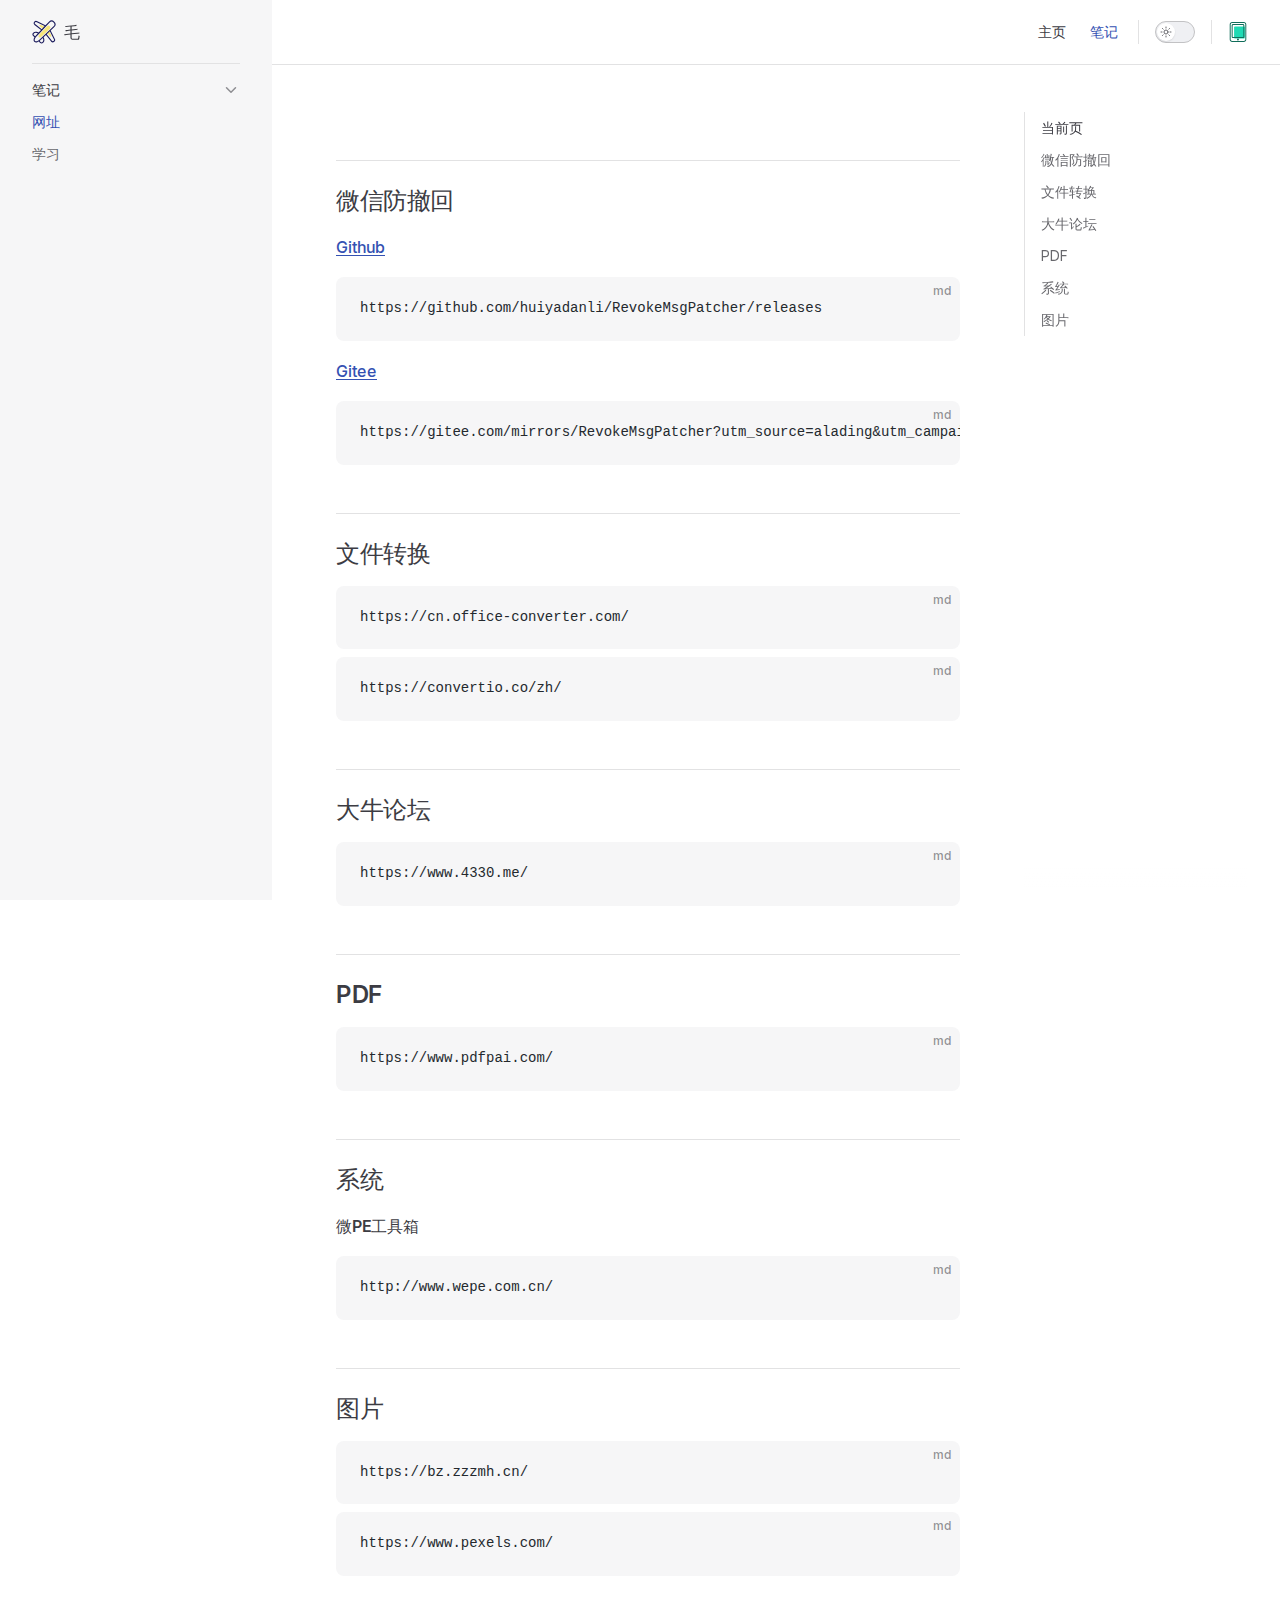
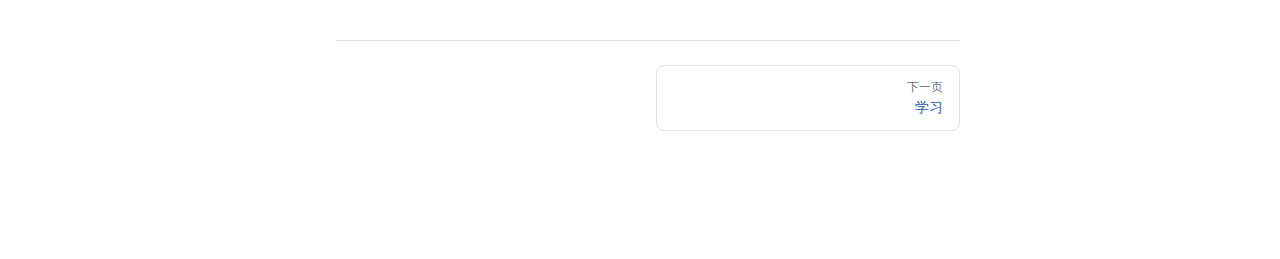
<file: file-info.html>
<!DOCTYPE html>
<html lang="en-US" dir="ltr">
  <head>
    <meta charset="utf-8">
    <meta name="viewport" content="width=device-width,initial-scale=1">
    <title>网址 | 毛</title>
    <meta name="description" content="-">
    <meta name="generator" content="VitePress v1.3.2">
    <link rel="preload stylesheet" href="/assets/style.CSlAh8TV.css" as="style">
    
    <script type="module" src="/assets/app.C9ctvvz2.js"></script>
    <link rel="preload" href="/assets/inter-roman-latin.Di8DUHzh.woff2" as="font" type="font/woff2" crossorigin="">
    <link rel="modulepreload" href="/assets/chunks/theme.BS0dH0hS.js">
    <link rel="modulepreload" href="/assets/chunks/framework.B9AZvE0v.js">
    <link rel="modulepreload" href="/assets/file-info.md.B0XmTAoT.lean.js">
    <link rel="icon" href="/10049652.ico">
    <script id="check-dark-mode">(()=>{const e=localStorage.getItem("vitepress-theme-appearance")||"auto",a=window.matchMedia("(prefers-color-scheme: dark)").matches;(!e||e==="auto"?a:e==="dark")&&document.documentElement.classList.add("dark")})();</script>
    <script id="check-mac-os">document.documentElement.classList.toggle("mac",/Mac|iPhone|iPod|iPad/i.test(navigator.platform));</script>
  </head>
  <body>
    <div id="app"><div class="Layout" data-v-1f5562a9><!--[--><!--]--><!--[--><span tabindex="-1" data-v-1de4a106></span><a href="#VPContent" class="VPSkipLink visually-hidden" data-v-1de4a106> Skip to content </a><!--]--><!----><header class="VPNav" data-v-1f5562a9 data-v-8748d541><div class="VPNavBar has-sidebar top" data-v-8748d541 data-v-1f0c76b0><div class="wrapper" data-v-1f0c76b0><div class="container" data-v-1f0c76b0><div class="title" data-v-1f0c76b0><div class="VPNavBarTitle has-sidebar" data-v-1f0c76b0 data-v-9325e3da><a class="title" href="/" data-v-9325e3da><!--[--><!--]--><!--[--><img class="VPImage logo" src="/plane.svg" alt data-v-536da4d9><!--]--><span data-v-9325e3da>毛</span><!--[--><!--]--></a></div></div><div class="content" data-v-1f0c76b0><div class="content-body" data-v-1f0c76b0><!--[--><!--]--><div class="VPNavBarSearch search" data-v-1f0c76b0><!----></div><nav aria-labelledby="main-nav-aria-label" class="VPNavBarMenu menu" data-v-1f0c76b0 data-v-9cacb0be><span id="main-nav-aria-label" class="visually-hidden" data-v-9cacb0be> Main Navigation </span><!--[--><!--[--><a class="VPLink link VPNavBarMenuLink" href="/" tabindex="0" data-v-9cacb0be data-v-d53b4d17><!--[--><span data-v-d53b4d17>主页</span><!--]--></a><!--]--><!--[--><a class="VPLink link VPNavBarMenuLink active" href="/file-info" tabindex="0" data-v-9cacb0be data-v-d53b4d17><!--[--><span data-v-d53b4d17>笔记</span><!--]--></a><!--]--><!--]--></nav><!----><div class="VPNavBarAppearance appearance" data-v-1f0c76b0 data-v-03309aee><button class="VPSwitch VPSwitchAppearance" type="button" role="switch" title="Switch to dark theme" aria-checked="false" data-v-03309aee data-v-affd378b data-v-fa54f880><span class="check" data-v-fa54f880><span class="icon" data-v-fa54f880><!--[--><span class="vpi-sun sun" data-v-affd378b></span><span class="vpi-moon moon" data-v-affd378b></span><!--]--></span></span></button></div><div class="VPSocialLinks VPNavBarSocialLinks social-links" data-v-1f0c76b0 data-v-c8800a93 data-v-52ce0676><!--[--><a class="VPSocialLink no-icon" href="http://39.105.20.92:9101/adMqtt" aria-label target="_blank" rel="noopener" data-v-52ce0676 data-v-5029b49a><svg t="1722908550361" class="icon" viewBox="0 0 1024 1024" version="1.1" xmlns="http://www.w3.org/2000/svg" p-id="11186" width="200" height="200"><path d="M362.146341 224.780488h449.560976c27.473171 0 49.95122 22.478049 49.95122 49.951219v524.487805c0 27.473171-22.478049 49.95122-49.95122 49.95122H362.146341c-27.473171 0-49.95122-22.478049-49.951219-49.95122V274.731707c0-27.473171 22.478049-49.95122 49.951219-49.951219z" fill="#20DAB4" p-id="11187"></path><path d="M811.707317 1024H212.292683c-69.931707 0-124.878049-54.946341-124.878049-124.878049V124.878049c0-69.931707 54.946341-124.878049 124.878049-124.878049h599.414634c69.931707 0 124.878049 54.946341 124.878049 124.878049v774.243902c0 67.434146-54.946341 124.878049-124.878049 124.878049zM212.292683 49.95122C169.834146 49.95122 137.365854 82.419512 137.365854 124.878049v774.243902c0 42.458537 32.468293 74.926829 74.926829 74.926829h599.414634c42.458537 0 74.926829-32.468293 74.926829-74.926829V124.878049c0-42.458537-32.468293-74.926829-74.926829-74.926829H212.292683z" fill="#106D5A" p-id="11188"></path><path d="M761.756098 824.195122H262.243902c-42.458537 0-74.926829-32.468293-74.926829-74.926829V174.829268c0-42.458537 32.468293-74.926829 74.926829-74.926829h499.512196c42.458537 0 74.926829 32.468293 74.926829 74.926829v574.439025c0 39.960976-32.468293 74.926829-74.926829 74.926829zM262.243902 149.853659c-14.985366 0-24.97561 9.990244-24.975609 24.975609v574.439025c0 14.985366 9.990244 24.97561 24.975609 24.975609h499.512196c14.985366 0 24.97561-9.990244 24.975609-24.975609V174.829268c0-14.985366-9.990244-24.97561-24.975609-24.975609H262.243902z" fill="#106D5A" p-id="11189"></path><path d="M509.502439 896.62439m-49.951219 0a49.95122 49.95122 0 1 0 99.902439 0 49.95122 49.95122 0 1 0-99.902439 0Z" fill="#106D5A" p-id="11190"></path></svg></a><!--]--></div><div class="VPFlyout VPNavBarExtra extra" data-v-1f0c76b0 data-v-817074fe data-v-2707f689><button type="button" class="button" aria-haspopup="true" aria-expanded="false" aria-label="extra navigation" data-v-2707f689><span class="vpi-more-horizontal icon" data-v-2707f689></span></button><div class="menu" data-v-2707f689><div class="VPMenu" data-v-2707f689 data-v-c800b15a><!----><!--[--><!--[--><!----><div class="group" data-v-817074fe><div class="item appearance" data-v-817074fe><p class="label" data-v-817074fe>Appearance</p><div class="appearance-action" data-v-817074fe><button class="VPSwitch VPSwitchAppearance" type="button" role="switch" title="Switch to dark theme" aria-checked="false" data-v-817074fe data-v-affd378b data-v-fa54f880><span class="check" data-v-fa54f880><span class="icon" data-v-fa54f880><!--[--><span class="vpi-sun sun" data-v-affd378b></span><span class="vpi-moon moon" data-v-affd378b></span><!--]--></span></span></button></div></div></div><div class="group" data-v-817074fe><div class="item social-links" data-v-817074fe><div class="VPSocialLinks social-links-list" data-v-817074fe data-v-52ce0676><!--[--><a class="VPSocialLink no-icon" href="http://39.105.20.92:9101/adMqtt" aria-label target="_blank" rel="noopener" data-v-52ce0676 data-v-5029b49a><svg t="1722908550361" class="icon" viewBox="0 0 1024 1024" version="1.1" xmlns="http://www.w3.org/2000/svg" p-id="11186" width="200" height="200"><path d="M362.146341 224.780488h449.560976c27.473171 0 49.95122 22.478049 49.95122 49.951219v524.487805c0 27.473171-22.478049 49.95122-49.95122 49.95122H362.146341c-27.473171 0-49.95122-22.478049-49.951219-49.95122V274.731707c0-27.473171 22.478049-49.95122 49.951219-49.951219z" fill="#20DAB4" p-id="11187"></path><path d="M811.707317 1024H212.292683c-69.931707 0-124.878049-54.946341-124.878049-124.878049V124.878049c0-69.931707 54.946341-124.878049 124.878049-124.878049h599.414634c69.931707 0 124.878049 54.946341 124.878049 124.878049v774.243902c0 67.434146-54.946341 124.878049-124.878049 124.878049zM212.292683 49.95122C169.834146 49.95122 137.365854 82.419512 137.365854 124.878049v774.243902c0 42.458537 32.468293 74.926829 74.926829 74.926829h599.414634c42.458537 0 74.926829-32.468293 74.926829-74.926829V124.878049c0-42.458537-32.468293-74.926829-74.926829-74.926829H212.292683z" fill="#106D5A" p-id="11188"></path><path d="M761.756098 824.195122H262.243902c-42.458537 0-74.926829-32.468293-74.926829-74.926829V174.829268c0-42.458537 32.468293-74.926829 74.926829-74.926829h499.512196c42.458537 0 74.926829 32.468293 74.926829 74.926829v574.439025c0 39.960976-32.468293 74.926829-74.926829 74.926829zM262.243902 149.853659c-14.985366 0-24.97561 9.990244-24.975609 24.975609v574.439025c0 14.985366 9.990244 24.97561 24.975609 24.975609h499.512196c14.985366 0 24.97561-9.990244 24.975609-24.975609V174.829268c0-14.985366-9.990244-24.97561-24.975609-24.975609H262.243902z" fill="#106D5A" p-id="11189"></path><path d="M509.502439 896.62439m-49.951219 0a49.95122 49.95122 0 1 0 99.902439 0 49.95122 49.95122 0 1 0-99.902439 0Z" fill="#106D5A" p-id="11190"></path></svg></a><!--]--></div></div></div><!--]--><!--]--></div></div></div><!--[--><!--]--><button type="button" class="VPNavBarHamburger hamburger" aria-label="mobile navigation" aria-expanded="false" aria-controls="VPNavScreen" data-v-1f0c76b0 data-v-6e5952af><span class="container" data-v-6e5952af><span class="top" data-v-6e5952af></span><span class="middle" data-v-6e5952af></span><span class="bottom" data-v-6e5952af></span></span></button></div></div></div></div><div class="divider" data-v-1f0c76b0><div class="divider-line" data-v-1f0c76b0></div></div></div><!----></header><div class="VPLocalNav has-sidebar empty" data-v-1f5562a9 data-v-b4d67530><div class="container" data-v-b4d67530><button class="menu" aria-expanded="false" aria-controls="VPSidebarNav" data-v-b4d67530><span class="vpi-align-left menu-icon" data-v-b4d67530></span><span class="menu-text" data-v-b4d67530>Menu</span></button><div class="VPLocalNavOutlineDropdown" style="--vp-vh:0px;" data-v-b4d67530 data-v-e9f3270e><button data-v-e9f3270e>Return to top</button><!----></div></div></div><aside class="VPSidebar" data-v-1f5562a9 data-v-a0db3049><div class="curtain" data-v-a0db3049></div><nav class="nav" id="VPSidebarNav" aria-labelledby="sidebar-aria-label" tabindex="-1" data-v-a0db3049><span class="visually-hidden" id="sidebar-aria-label" data-v-a0db3049> Sidebar Navigation </span><!--[--><!--]--><!--[--><div class="no-transition group" data-v-05cdd2c0><section class="VPSidebarItem level-0 collapsible has-active" data-v-05cdd2c0 data-v-8d1cc483><div class="item" role="button" tabindex="0" data-v-8d1cc483><div class="indicator" data-v-8d1cc483></div><h2 class="text" data-v-8d1cc483>笔记</h2><div class="caret" role="button" aria-label="toggle section" tabindex="0" data-v-8d1cc483><span class="vpi-chevron-right caret-icon" data-v-8d1cc483></span></div></div><div class="items" data-v-8d1cc483><!--[--><div class="VPSidebarItem level-1 is-link" data-v-8d1cc483 data-v-8d1cc483><div class="item" data-v-8d1cc483><div class="indicator" data-v-8d1cc483></div><a class="VPLink link link" href="/file-info" data-v-8d1cc483><!--[--><p class="text" data-v-8d1cc483>网址</p><!--]--></a><!----></div><!----></div><div class="VPSidebarItem level-1 is-link" data-v-8d1cc483 data-v-8d1cc483><div class="item" data-v-8d1cc483><div class="indicator" data-v-8d1cc483></div><a class="VPLink link link" href="/study-info" data-v-8d1cc483><!--[--><p class="text" data-v-8d1cc483>学习</p><!--]--></a><!----></div><!----></div><!--]--></div></section></div><!--]--><!--[--><!--]--></nav></aside><div class="VPContent has-sidebar" id="VPContent" data-v-1f5562a9 data-v-9a179b1a><div class="VPDoc has-sidebar has-aside" data-v-9a179b1a data-v-936146b8><!--[--><!--]--><div class="container" data-v-936146b8><div class="aside" data-v-936146b8><div class="aside-curtain" data-v-936146b8></div><div class="aside-container" data-v-936146b8><div class="aside-content" data-v-936146b8><div class="VPDocAside" data-v-936146b8 data-v-ae30620f><!--[--><!--]--><!--[--><!--]--><nav aria-labelledby="doc-outline-aria-label" class="VPDocAsideOutline" data-v-ae30620f data-v-f3153b93><div class="content" data-v-f3153b93><div class="outline-marker" data-v-f3153b93></div><div aria-level="2" class="outline-title" id="doc-outline-aria-label" role="heading" data-v-f3153b93>当前页</div><ul class="VPDocOutlineItem root" data-v-f3153b93 data-v-991f4209><!--[--><!--]--></ul></div></nav><!--[--><!--]--><div class="spacer" data-v-ae30620f></div><!--[--><!--]--><!----><!--[--><!--]--><!--[--><!--]--></div></div></div></div><div class="content" data-v-936146b8><div class="content-container" data-v-936146b8><!--[--><!--]--><main class="main" data-v-936146b8><div style="position:relative;" class="vp-doc _file-info" data-v-936146b8><div><h2 id="微信防撤回" tabindex="-1">微信防撤回 <a class="header-anchor" href="#微信防撤回" aria-label="Permalink to &quot;微信防撤回&quot;">​</a></h2><p><strong><a href="https://github.com/huiyadanli/RevokeMsgPatcher/releases" target="_blank" rel="noreferrer">Github</a></strong></p><div class="language-md vp-adaptive-theme"><button title="Copy Code" class="copy"></button><span class="lang">md</span><pre class="shiki shiki-themes github-light github-dark vp-code" tabindex="0"><code><span class="line"><span style="--shiki-light:#24292E;--shiki-dark:#E1E4E8;">https://github.com/huiyadanli/RevokeMsgPatcher/releases</span></span></code></pre></div><p><strong><a href="https://github.com/huiyadanli/RevokeMsgPatcher/releases" target="_blank" rel="noreferrer">Gitee</a></strong></p><div class="language-md vp-adaptive-theme"><button title="Copy Code" class="copy"></button><span class="lang">md</span><pre class="shiki shiki-themes github-light github-dark vp-code" tabindex="0"><code><span class="line"><span style="--shiki-light:#24292E;--shiki-dark:#E1E4E8;">https://gitee.com/mirrors/RevokeMsgPatcher?utm_source=alading&amp;utm_campaign=repo</span></span></code></pre></div><h2 id="文件转换" tabindex="-1">文件转换 <a class="header-anchor" href="#文件转换" aria-label="Permalink to &quot;文件转换&quot;">​</a></h2><div class="language-md vp-adaptive-theme"><button title="Copy Code" class="copy"></button><span class="lang">md</span><pre class="shiki shiki-themes github-light github-dark vp-code" tabindex="0"><code><span class="line"><span style="--shiki-light:#24292E;--shiki-dark:#E1E4E8;">https://cn.office-converter.com/</span></span></code></pre></div><div class="language-md vp-adaptive-theme"><button title="Copy Code" class="copy"></button><span class="lang">md</span><pre class="shiki shiki-themes github-light github-dark vp-code" tabindex="0"><code><span class="line"><span style="--shiki-light:#24292E;--shiki-dark:#E1E4E8;">https://convertio.co/zh/</span></span></code></pre></div><h2 id="大牛论坛" tabindex="-1">大牛论坛 <a class="header-anchor" href="#大牛论坛" aria-label="Permalink to &quot;大牛论坛&quot;">​</a></h2><div class="language-md vp-adaptive-theme"><button title="Copy Code" class="copy"></button><span class="lang">md</span><pre class="shiki shiki-themes github-light github-dark vp-code" tabindex="0"><code><span class="line"><span style="--shiki-light:#24292E;--shiki-dark:#E1E4E8;">https://www.4330.me/</span></span></code></pre></div><h2 id="pdf" tabindex="-1">PDF <a class="header-anchor" href="#pdf" aria-label="Permalink to &quot;PDF&quot;">​</a></h2><div class="language-md vp-adaptive-theme"><button title="Copy Code" class="copy"></button><span class="lang">md</span><pre class="shiki shiki-themes github-light github-dark vp-code" tabindex="0"><code><span class="line"><span style="--shiki-light:#24292E;--shiki-dark:#E1E4E8;">https://www.pdfpai.com/</span></span></code></pre></div><h2 id="系统" tabindex="-1">系统 <a class="header-anchor" href="#系统" aria-label="Permalink to &quot;系统&quot;">​</a></h2><p><strong>微PE工具箱</strong></p><div class="language-md vp-adaptive-theme"><button title="Copy Code" class="copy"></button><span class="lang">md</span><pre class="shiki shiki-themes github-light github-dark vp-code" tabindex="0"><code><span class="line"><span style="--shiki-light:#24292E;--shiki-dark:#E1E4E8;">http://www.wepe.com.cn/</span></span></code></pre></div><h2 id="图片" tabindex="-1">图片 <a class="header-anchor" href="#图片" aria-label="Permalink to &quot;图片&quot;">​</a></h2><div class="language-md vp-adaptive-theme"><button title="Copy Code" class="copy"></button><span class="lang">md</span><pre class="shiki shiki-themes github-light github-dark vp-code" tabindex="0"><code><span class="line"><span style="--shiki-light:#24292E;--shiki-dark:#E1E4E8;">https://bz.zzzmh.cn/</span></span></code></pre></div><div class="language-md vp-adaptive-theme"><button title="Copy Code" class="copy"></button><span class="lang">md</span><pre class="shiki shiki-themes github-light github-dark vp-code" tabindex="0"><code><span class="line"><span style="--shiki-light:#24292E;--shiki-dark:#E1E4E8;">https://www.pexels.com/</span></span></code></pre></div></div></div></main><footer class="VPDocFooter" data-v-936146b8 data-v-943c4309><!--[--><!--]--><!----><nav class="prev-next" aria-labelledby="doc-footer-aria-label" data-v-943c4309><span class="visually-hidden" id="doc-footer-aria-label" data-v-943c4309>Pager</span><div class="pager" data-v-943c4309><!----></div><div class="pager" data-v-943c4309><a class="VPLink link pager-link next" href="/study-info" data-v-943c4309><!--[--><span class="desc" data-v-943c4309>下一页</span><span class="title" data-v-943c4309>学习</span><!--]--></a></div></nav></footer><!--[--><!--]--></div></div></div><!--[--><!--]--></div></div><footer class="VPFooter has-sidebar" data-v-1f5562a9 data-v-48b27179><div class="container" data-v-48b27179><p class="message" data-v-48b27179>基于 MIT 许可发布</p><p class="copyright" data-v-48b27179>Copyright © 2024 HJ</p></div></footer><!--[--><!--]--></div></div>
    <script>window.__VP_HASH_MAP__=JSON.parse("{\"bak.md\":\"Drf1tm70\",\"file-info.md\":\"B0XmTAoT\",\"index.md\":\"DP6LOVr2\",\"study-info.md\":\"CCBqUt15\",\"zh_foo.md\":\"B0kdGyIE\"}");window.__VP_SITE_DATA__=JSON.parse("{\"lang\":\"en-US\",\"dir\":\"ltr\",\"title\":\"毛\",\"description\":\"-\",\"base\":\"/\",\"head\":[],\"router\":{\"prefetchLinks\":true},\"appearance\":true,\"themeConfig\":{\"logo\":\"/plane.svg\",\"siteTitle\":\"毛\",\"outline\":{\"label\":\"当前页\"},\"docFooter\":{\"prev\":\"上一页\",\"next\":\"下一页\"},\"nav\":[{\"text\":\"主页\",\"link\":\"/\"},{\"text\":\"笔记\",\"link\":\"/file-info\"}],\"sidebar\":[{\"text\":\"笔记\",\"collapsed\":false,\"items\":[{\"text\":\"网址\",\"link\":\"/file-info\"},{\"text\":\"学习\",\"link\":\"/study-info\"}]}],\"socialLinks\":[{\"icon\":{\"svg\":\"<svg t=\\\"1722908550361\\\" class=\\\"icon\\\" viewBox=\\\"0 0 1024 1024\\\" version=\\\"1.1\\\" xmlns=\\\"http://www.w3.org/2000/svg\\\" p-id=\\\"11186\\\" width=\\\"200\\\" height=\\\"200\\\"><path d=\\\"M362.146341 224.780488h449.560976c27.473171 0 49.95122 22.478049 49.95122 49.951219v524.487805c0 27.473171-22.478049 49.95122-49.95122 49.95122H362.146341c-27.473171 0-49.95122-22.478049-49.951219-49.95122V274.731707c0-27.473171 22.478049-49.95122 49.951219-49.951219z\\\" fill=\\\"#20DAB4\\\" p-id=\\\"11187\\\"></path><path d=\\\"M811.707317 1024H212.292683c-69.931707 0-124.878049-54.946341-124.878049-124.878049V124.878049c0-69.931707 54.946341-124.878049 124.878049-124.878049h599.414634c69.931707 0 124.878049 54.946341 124.878049 124.878049v774.243902c0 67.434146-54.946341 124.878049-124.878049 124.878049zM212.292683 49.95122C169.834146 49.95122 137.365854 82.419512 137.365854 124.878049v774.243902c0 42.458537 32.468293 74.926829 74.926829 74.926829h599.414634c42.458537 0 74.926829-32.468293 74.926829-74.926829V124.878049c0-42.458537-32.468293-74.926829-74.926829-74.926829H212.292683z\\\" fill=\\\"#106D5A\\\" p-id=\\\"11188\\\"></path><path d=\\\"M761.756098 824.195122H262.243902c-42.458537 0-74.926829-32.468293-74.926829-74.926829V174.829268c0-42.458537 32.468293-74.926829 74.926829-74.926829h499.512196c42.458537 0 74.926829 32.468293 74.926829 74.926829v574.439025c0 39.960976-32.468293 74.926829-74.926829 74.926829zM262.243902 149.853659c-14.985366 0-24.97561 9.990244-24.975609 24.975609v574.439025c0 14.985366 9.990244 24.97561 24.975609 24.975609h499.512196c14.985366 0 24.97561-9.990244 24.975609-24.975609V174.829268c0-14.985366-9.990244-24.97561-24.975609-24.975609H262.243902z\\\" fill=\\\"#106D5A\\\" p-id=\\\"11189\\\"></path><path d=\\\"M509.502439 896.62439m-49.951219 0a49.95122 49.95122 0 1 0 99.902439 0 49.95122 49.95122 0 1 0-99.902439 0Z\\\" fill=\\\"#106D5A\\\" p-id=\\\"11190\\\"></path></svg>\"},\"link\":\"http://39.105.20.92:9101/adMqtt\"}],\"footer\":{\"message\":\"基于 MIT 许可发布\",\"copyright\":\"Copyright © 2024 HJ\"}},\"locales\":{},\"scrollOffset\":134,\"cleanUrls\":true}");</script>
    
  </body>
</html>
</file>
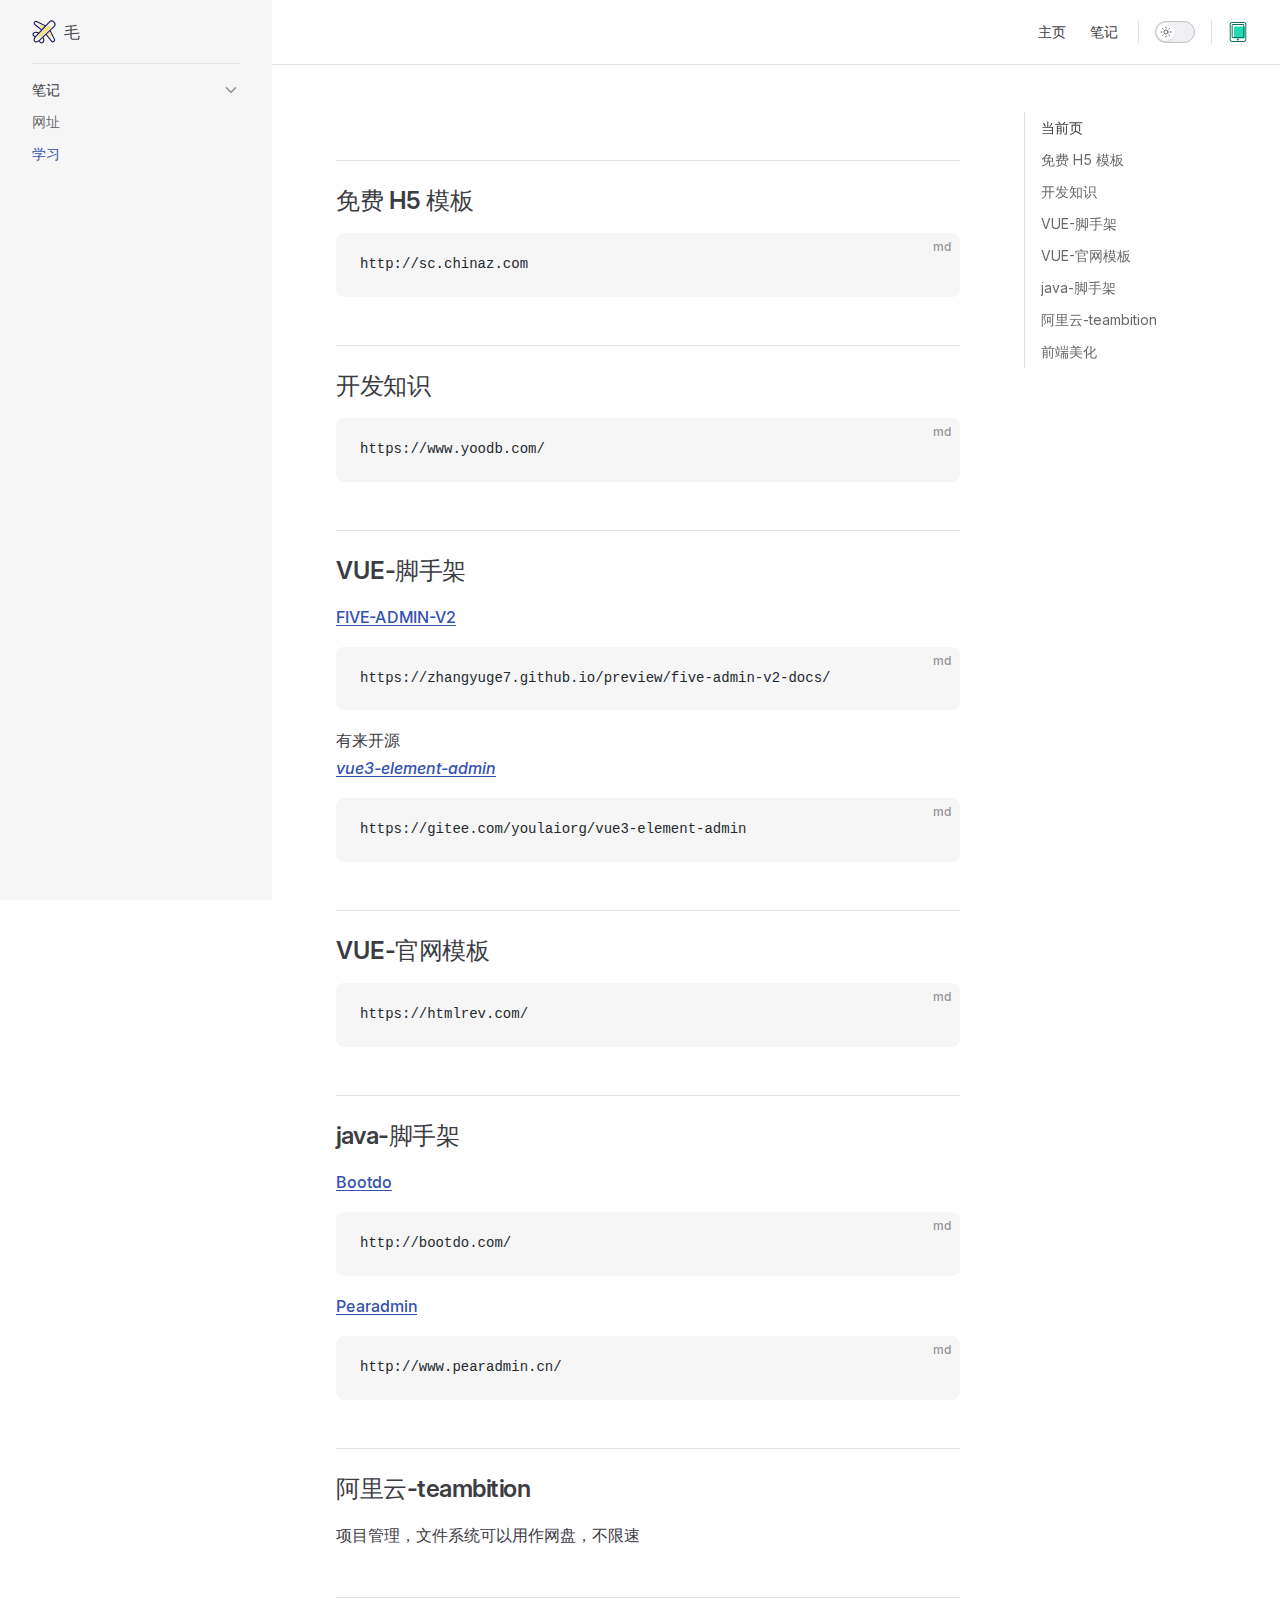
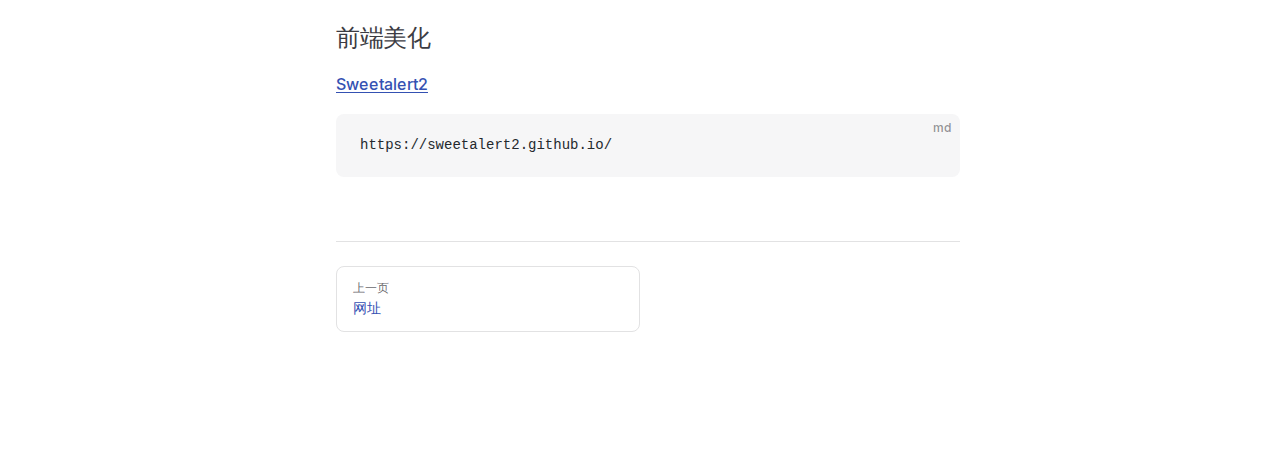
<file: study-info.html>
<!DOCTYPE html>
<html lang="en-US" dir="ltr">
  <head>
    <meta charset="utf-8">
    <meta name="viewport" content="width=device-width,initial-scale=1">
    <title>学习 | 毛</title>
    <meta name="description" content="-">
    <meta name="generator" content="VitePress v1.3.2">
    <link rel="preload stylesheet" href="/assets/style.CSlAh8TV.css" as="style">
    
    <script type="module" src="/assets/app.C9ctvvz2.js"></script>
    <link rel="preload" href="/assets/inter-roman-latin.Di8DUHzh.woff2" as="font" type="font/woff2" crossorigin="">
    <link rel="modulepreload" href="/assets/chunks/theme.BS0dH0hS.js">
    <link rel="modulepreload" href="/assets/chunks/framework.B9AZvE0v.js">
    <link rel="modulepreload" href="/assets/study-info.md.CCBqUt15.lean.js">
    <link rel="icon" href="/10049652.ico">
    <script id="check-dark-mode">(()=>{const e=localStorage.getItem("vitepress-theme-appearance")||"auto",a=window.matchMedia("(prefers-color-scheme: dark)").matches;(!e||e==="auto"?a:e==="dark")&&document.documentElement.classList.add("dark")})();</script>
    <script id="check-mac-os">document.documentElement.classList.toggle("mac",/Mac|iPhone|iPod|iPad/i.test(navigator.platform));</script>
  </head>
  <body>
    <div id="app"><div class="Layout" data-v-1f5562a9><!--[--><!--]--><!--[--><span tabindex="-1" data-v-1de4a106></span><a href="#VPContent" class="VPSkipLink visually-hidden" data-v-1de4a106> Skip to content </a><!--]--><!----><header class="VPNav" data-v-1f5562a9 data-v-8748d541><div class="VPNavBar has-sidebar top" data-v-8748d541 data-v-1f0c76b0><div class="wrapper" data-v-1f0c76b0><div class="container" data-v-1f0c76b0><div class="title" data-v-1f0c76b0><div class="VPNavBarTitle has-sidebar" data-v-1f0c76b0 data-v-9325e3da><a class="title" href="/" data-v-9325e3da><!--[--><!--]--><!--[--><img class="VPImage logo" src="/plane.svg" alt data-v-536da4d9><!--]--><span data-v-9325e3da>毛</span><!--[--><!--]--></a></div></div><div class="content" data-v-1f0c76b0><div class="content-body" data-v-1f0c76b0><!--[--><!--]--><div class="VPNavBarSearch search" data-v-1f0c76b0><!----></div><nav aria-labelledby="main-nav-aria-label" class="VPNavBarMenu menu" data-v-1f0c76b0 data-v-9cacb0be><span id="main-nav-aria-label" class="visually-hidden" data-v-9cacb0be> Main Navigation </span><!--[--><!--[--><a class="VPLink link VPNavBarMenuLink" href="/" tabindex="0" data-v-9cacb0be data-v-d53b4d17><!--[--><span data-v-d53b4d17>主页</span><!--]--></a><!--]--><!--[--><a class="VPLink link VPNavBarMenuLink" href="/file-info" tabindex="0" data-v-9cacb0be data-v-d53b4d17><!--[--><span data-v-d53b4d17>笔记</span><!--]--></a><!--]--><!--]--></nav><!----><div class="VPNavBarAppearance appearance" data-v-1f0c76b0 data-v-03309aee><button class="VPSwitch VPSwitchAppearance" type="button" role="switch" title="Switch to dark theme" aria-checked="false" data-v-03309aee data-v-affd378b data-v-fa54f880><span class="check" data-v-fa54f880><span class="icon" data-v-fa54f880><!--[--><span class="vpi-sun sun" data-v-affd378b></span><span class="vpi-moon moon" data-v-affd378b></span><!--]--></span></span></button></div><div class="VPSocialLinks VPNavBarSocialLinks social-links" data-v-1f0c76b0 data-v-c8800a93 data-v-52ce0676><!--[--><a class="VPSocialLink no-icon" href="http://39.105.20.92:9101/adMqtt" aria-label target="_blank" rel="noopener" data-v-52ce0676 data-v-5029b49a><svg t="1722908550361" class="icon" viewBox="0 0 1024 1024" version="1.1" xmlns="http://www.w3.org/2000/svg" p-id="11186" width="200" height="200"><path d="M362.146341 224.780488h449.560976c27.473171 0 49.95122 22.478049 49.95122 49.951219v524.487805c0 27.473171-22.478049 49.95122-49.95122 49.95122H362.146341c-27.473171 0-49.95122-22.478049-49.951219-49.95122V274.731707c0-27.473171 22.478049-49.95122 49.951219-49.951219z" fill="#20DAB4" p-id="11187"></path><path d="M811.707317 1024H212.292683c-69.931707 0-124.878049-54.946341-124.878049-124.878049V124.878049c0-69.931707 54.946341-124.878049 124.878049-124.878049h599.414634c69.931707 0 124.878049 54.946341 124.878049 124.878049v774.243902c0 67.434146-54.946341 124.878049-124.878049 124.878049zM212.292683 49.95122C169.834146 49.95122 137.365854 82.419512 137.365854 124.878049v774.243902c0 42.458537 32.468293 74.926829 74.926829 74.926829h599.414634c42.458537 0 74.926829-32.468293 74.926829-74.926829V124.878049c0-42.458537-32.468293-74.926829-74.926829-74.926829H212.292683z" fill="#106D5A" p-id="11188"></path><path d="M761.756098 824.195122H262.243902c-42.458537 0-74.926829-32.468293-74.926829-74.926829V174.829268c0-42.458537 32.468293-74.926829 74.926829-74.926829h499.512196c42.458537 0 74.926829 32.468293 74.926829 74.926829v574.439025c0 39.960976-32.468293 74.926829-74.926829 74.926829zM262.243902 149.853659c-14.985366 0-24.97561 9.990244-24.975609 24.975609v574.439025c0 14.985366 9.990244 24.97561 24.975609 24.975609h499.512196c14.985366 0 24.97561-9.990244 24.975609-24.975609V174.829268c0-14.985366-9.990244-24.97561-24.975609-24.975609H262.243902z" fill="#106D5A" p-id="11189"></path><path d="M509.502439 896.62439m-49.951219 0a49.95122 49.95122 0 1 0 99.902439 0 49.95122 49.95122 0 1 0-99.902439 0Z" fill="#106D5A" p-id="11190"></path></svg></a><!--]--></div><div class="VPFlyout VPNavBarExtra extra" data-v-1f0c76b0 data-v-817074fe data-v-2707f689><button type="button" class="button" aria-haspopup="true" aria-expanded="false" aria-label="extra navigation" data-v-2707f689><span class="vpi-more-horizontal icon" data-v-2707f689></span></button><div class="menu" data-v-2707f689><div class="VPMenu" data-v-2707f689 data-v-c800b15a><!----><!--[--><!--[--><!----><div class="group" data-v-817074fe><div class="item appearance" data-v-817074fe><p class="label" data-v-817074fe>Appearance</p><div class="appearance-action" data-v-817074fe><button class="VPSwitch VPSwitchAppearance" type="button" role="switch" title="Switch to dark theme" aria-checked="false" data-v-817074fe data-v-affd378b data-v-fa54f880><span class="check" data-v-fa54f880><span class="icon" data-v-fa54f880><!--[--><span class="vpi-sun sun" data-v-affd378b></span><span class="vpi-moon moon" data-v-affd378b></span><!--]--></span></span></button></div></div></div><div class="group" data-v-817074fe><div class="item social-links" data-v-817074fe><div class="VPSocialLinks social-links-list" data-v-817074fe data-v-52ce0676><!--[--><a class="VPSocialLink no-icon" href="http://39.105.20.92:9101/adMqtt" aria-label target="_blank" rel="noopener" data-v-52ce0676 data-v-5029b49a><svg t="1722908550361" class="icon" viewBox="0 0 1024 1024" version="1.1" xmlns="http://www.w3.org/2000/svg" p-id="11186" width="200" height="200"><path d="M362.146341 224.780488h449.560976c27.473171 0 49.95122 22.478049 49.95122 49.951219v524.487805c0 27.473171-22.478049 49.95122-49.95122 49.95122H362.146341c-27.473171 0-49.95122-22.478049-49.951219-49.95122V274.731707c0-27.473171 22.478049-49.95122 49.951219-49.951219z" fill="#20DAB4" p-id="11187"></path><path d="M811.707317 1024H212.292683c-69.931707 0-124.878049-54.946341-124.878049-124.878049V124.878049c0-69.931707 54.946341-124.878049 124.878049-124.878049h599.414634c69.931707 0 124.878049 54.946341 124.878049 124.878049v774.243902c0 67.434146-54.946341 124.878049-124.878049 124.878049zM212.292683 49.95122C169.834146 49.95122 137.365854 82.419512 137.365854 124.878049v774.243902c0 42.458537 32.468293 74.926829 74.926829 74.926829h599.414634c42.458537 0 74.926829-32.468293 74.926829-74.926829V124.878049c0-42.458537-32.468293-74.926829-74.926829-74.926829H212.292683z" fill="#106D5A" p-id="11188"></path><path d="M761.756098 824.195122H262.243902c-42.458537 0-74.926829-32.468293-74.926829-74.926829V174.829268c0-42.458537 32.468293-74.926829 74.926829-74.926829h499.512196c42.458537 0 74.926829 32.468293 74.926829 74.926829v574.439025c0 39.960976-32.468293 74.926829-74.926829 74.926829zM262.243902 149.853659c-14.985366 0-24.97561 9.990244-24.975609 24.975609v574.439025c0 14.985366 9.990244 24.97561 24.975609 24.975609h499.512196c14.985366 0 24.97561-9.990244 24.975609-24.975609V174.829268c0-14.985366-9.990244-24.97561-24.975609-24.975609H262.243902z" fill="#106D5A" p-id="11189"></path><path d="M509.502439 896.62439m-49.951219 0a49.95122 49.95122 0 1 0 99.902439 0 49.95122 49.95122 0 1 0-99.902439 0Z" fill="#106D5A" p-id="11190"></path></svg></a><!--]--></div></div></div><!--]--><!--]--></div></div></div><!--[--><!--]--><button type="button" class="VPNavBarHamburger hamburger" aria-label="mobile navigation" aria-expanded="false" aria-controls="VPNavScreen" data-v-1f0c76b0 data-v-6e5952af><span class="container" data-v-6e5952af><span class="top" data-v-6e5952af></span><span class="middle" data-v-6e5952af></span><span class="bottom" data-v-6e5952af></span></span></button></div></div></div></div><div class="divider" data-v-1f0c76b0><div class="divider-line" data-v-1f0c76b0></div></div></div><!----></header><div class="VPLocalNav has-sidebar empty" data-v-1f5562a9 data-v-b4d67530><div class="container" data-v-b4d67530><button class="menu" aria-expanded="false" aria-controls="VPSidebarNav" data-v-b4d67530><span class="vpi-align-left menu-icon" data-v-b4d67530></span><span class="menu-text" data-v-b4d67530>Menu</span></button><div class="VPLocalNavOutlineDropdown" style="--vp-vh:0px;" data-v-b4d67530 data-v-e9f3270e><button data-v-e9f3270e>Return to top</button><!----></div></div></div><aside class="VPSidebar" data-v-1f5562a9 data-v-a0db3049><div class="curtain" data-v-a0db3049></div><nav class="nav" id="VPSidebarNav" aria-labelledby="sidebar-aria-label" tabindex="-1" data-v-a0db3049><span class="visually-hidden" id="sidebar-aria-label" data-v-a0db3049> Sidebar Navigation </span><!--[--><!--]--><!--[--><div class="no-transition group" data-v-05cdd2c0><section class="VPSidebarItem level-0 collapsible has-active" data-v-05cdd2c0 data-v-8d1cc483><div class="item" role="button" tabindex="0" data-v-8d1cc483><div class="indicator" data-v-8d1cc483></div><h2 class="text" data-v-8d1cc483>笔记</h2><div class="caret" role="button" aria-label="toggle section" tabindex="0" data-v-8d1cc483><span class="vpi-chevron-right caret-icon" data-v-8d1cc483></span></div></div><div class="items" data-v-8d1cc483><!--[--><div class="VPSidebarItem level-1 is-link" data-v-8d1cc483 data-v-8d1cc483><div class="item" data-v-8d1cc483><div class="indicator" data-v-8d1cc483></div><a class="VPLink link link" href="/file-info" data-v-8d1cc483><!--[--><p class="text" data-v-8d1cc483>网址</p><!--]--></a><!----></div><!----></div><div class="VPSidebarItem level-1 is-link" data-v-8d1cc483 data-v-8d1cc483><div class="item" data-v-8d1cc483><div class="indicator" data-v-8d1cc483></div><a class="VPLink link link" href="/study-info" data-v-8d1cc483><!--[--><p class="text" data-v-8d1cc483>学习</p><!--]--></a><!----></div><!----></div><!--]--></div></section></div><!--]--><!--[--><!--]--></nav></aside><div class="VPContent has-sidebar" id="VPContent" data-v-1f5562a9 data-v-9a179b1a><div class="VPDoc has-sidebar has-aside" data-v-9a179b1a data-v-936146b8><!--[--><!--]--><div class="container" data-v-936146b8><div class="aside" data-v-936146b8><div class="aside-curtain" data-v-936146b8></div><div class="aside-container" data-v-936146b8><div class="aside-content" data-v-936146b8><div class="VPDocAside" data-v-936146b8 data-v-ae30620f><!--[--><!--]--><!--[--><!--]--><nav aria-labelledby="doc-outline-aria-label" class="VPDocAsideOutline" data-v-ae30620f data-v-f3153b93><div class="content" data-v-f3153b93><div class="outline-marker" data-v-f3153b93></div><div aria-level="2" class="outline-title" id="doc-outline-aria-label" role="heading" data-v-f3153b93>当前页</div><ul class="VPDocOutlineItem root" data-v-f3153b93 data-v-991f4209><!--[--><!--]--></ul></div></nav><!--[--><!--]--><div class="spacer" data-v-ae30620f></div><!--[--><!--]--><!----><!--[--><!--]--><!--[--><!--]--></div></div></div></div><div class="content" data-v-936146b8><div class="content-container" data-v-936146b8><!--[--><!--]--><main class="main" data-v-936146b8><div style="position:relative;" class="vp-doc _study-info" data-v-936146b8><div><h2 id="免费-h5-模板" tabindex="-1">免费 H5 模板 <a class="header-anchor" href="#免费-h5-模板" aria-label="Permalink to &quot;免费 H5 模板&quot;">​</a></h2><div class="language-md vp-adaptive-theme"><button title="Copy Code" class="copy"></button><span class="lang">md</span><pre class="shiki shiki-themes github-light github-dark vp-code" tabindex="0"><code><span class="line"><span style="--shiki-light:#24292E;--shiki-dark:#E1E4E8;">http://sc.chinaz.com</span></span></code></pre></div><h2 id="开发知识" tabindex="-1">开发知识 <a class="header-anchor" href="#开发知识" aria-label="Permalink to &quot;开发知识&quot;">​</a></h2><div class="language-md vp-adaptive-theme"><button title="Copy Code" class="copy"></button><span class="lang">md</span><pre class="shiki shiki-themes github-light github-dark vp-code" tabindex="0"><code><span class="line"><span style="--shiki-light:#24292E;--shiki-dark:#E1E4E8;">https://www.yoodb.com/</span></span></code></pre></div><h2 id="vue-脚手架" tabindex="-1">VUE-脚手架 <a class="header-anchor" href="#vue-脚手架" aria-label="Permalink to &quot;VUE-脚手架&quot;">​</a></h2><p><strong><a href="https://zhangyuge7.github.io/preview/five-admin-v2-docs/" target="_blank" rel="noreferrer">FIVE-ADMIN-V2</a></strong></p><div class="language-md vp-adaptive-theme"><button title="Copy Code" class="copy"></button><span class="lang">md</span><pre class="shiki shiki-themes github-light github-dark vp-code" tabindex="0"><code><span class="line"><span style="--shiki-light:#24292E;--shiki-dark:#E1E4E8;">https://zhangyuge7.github.io/preview/five-admin-v2-docs/</span></span></code></pre></div><p><strong>有来开源</strong><br><em><strong><a href="https://gitee.com/youlaiorg/vue3-element-admin" target="_blank" rel="noreferrer">vue3-element-admin</a></strong></em></p><div class="language-md vp-adaptive-theme"><button title="Copy Code" class="copy"></button><span class="lang">md</span><pre class="shiki shiki-themes github-light github-dark vp-code" tabindex="0"><code><span class="line"><span style="--shiki-light:#24292E;--shiki-dark:#E1E4E8;">https://gitee.com/youlaiorg/vue3-element-admin</span></span></code></pre></div><h2 id="vue-官网模板" tabindex="-1">VUE-官网模板 <a class="header-anchor" href="#vue-官网模板" aria-label="Permalink to &quot;VUE-官网模板&quot;">​</a></h2><div class="language-md vp-adaptive-theme"><button title="Copy Code" class="copy"></button><span class="lang">md</span><pre class="shiki shiki-themes github-light github-dark vp-code" tabindex="0"><code><span class="line"><span style="--shiki-light:#24292E;--shiki-dark:#E1E4E8;">https://htmlrev.com/</span></span></code></pre></div><h2 id="java-脚手架" tabindex="-1">java-脚手架 <a class="header-anchor" href="#java-脚手架" aria-label="Permalink to &quot;java-脚手架&quot;">​</a></h2><p><strong><a href="http://bootdo.com/" target="_blank" rel="noreferrer">Bootdo</a></strong></p><div class="language-md vp-adaptive-theme"><button title="Copy Code" class="copy"></button><span class="lang">md</span><pre class="shiki shiki-themes github-light github-dark vp-code" tabindex="0"><code><span class="line"><span style="--shiki-light:#24292E;--shiki-dark:#E1E4E8;">http://bootdo.com/</span></span></code></pre></div><p><strong><a href="http://www.pearadmin.cn/" target="_blank" rel="noreferrer">Pearadmin</a></strong></p><div class="language-md vp-adaptive-theme"><button title="Copy Code" class="copy"></button><span class="lang">md</span><pre class="shiki shiki-themes github-light github-dark vp-code" tabindex="0"><code><span class="line"><span style="--shiki-light:#24292E;--shiki-dark:#E1E4E8;">http://www.pearadmin.cn/</span></span></code></pre></div><h2 id="阿里云-teambition" tabindex="-1">阿里云-teambition <a class="header-anchor" href="#阿里云-teambition" aria-label="Permalink to &quot;阿里云-teambition&quot;">​</a></h2><p>项目管理，文件系统可以用作网盘，不限速</p><h2 id="前端美化" tabindex="-1">前端美化 <a class="header-anchor" href="#前端美化" aria-label="Permalink to &quot;前端美化&quot;">​</a></h2><p><strong><a href="https://sweetalert2.github.io/" target="_blank" rel="noreferrer">Sweetalert2</a></strong></p><div class="language-md vp-adaptive-theme"><button title="Copy Code" class="copy"></button><span class="lang">md</span><pre class="shiki shiki-themes github-light github-dark vp-code" tabindex="0"><code><span class="line"><span style="--shiki-light:#24292E;--shiki-dark:#E1E4E8;">https://sweetalert2.github.io/</span></span></code></pre></div></div></div></main><footer class="VPDocFooter" data-v-936146b8 data-v-943c4309><!--[--><!--]--><!----><nav class="prev-next" aria-labelledby="doc-footer-aria-label" data-v-943c4309><span class="visually-hidden" id="doc-footer-aria-label" data-v-943c4309>Pager</span><div class="pager" data-v-943c4309><a class="VPLink link pager-link prev" href="/file-info" data-v-943c4309><!--[--><span class="desc" data-v-943c4309>上一页</span><span class="title" data-v-943c4309>网址</span><!--]--></a></div><div class="pager" data-v-943c4309><!----></div></nav></footer><!--[--><!--]--></div></div></div><!--[--><!--]--></div></div><footer class="VPFooter has-sidebar" data-v-1f5562a9 data-v-48b27179><div class="container" data-v-48b27179><p class="message" data-v-48b27179>基于 MIT 许可发布</p><p class="copyright" data-v-48b27179>Copyright © 2024 HJ</p></div></footer><!--[--><!--]--></div></div>
    <script>window.__VP_HASH_MAP__=JSON.parse("{\"bak.md\":\"Drf1tm70\",\"file-info.md\":\"B0XmTAoT\",\"index.md\":\"DP6LOVr2\",\"study-info.md\":\"CCBqUt15\",\"zh_foo.md\":\"B0kdGyIE\"}");window.__VP_SITE_DATA__=JSON.parse("{\"lang\":\"en-US\",\"dir\":\"ltr\",\"title\":\"毛\",\"description\":\"-\",\"base\":\"/\",\"head\":[],\"router\":{\"prefetchLinks\":true},\"appearance\":true,\"themeConfig\":{\"logo\":\"/plane.svg\",\"siteTitle\":\"毛\",\"outline\":{\"label\":\"当前页\"},\"docFooter\":{\"prev\":\"上一页\",\"next\":\"下一页\"},\"nav\":[{\"text\":\"主页\",\"link\":\"/\"},{\"text\":\"笔记\",\"link\":\"/file-info\"}],\"sidebar\":[{\"text\":\"笔记\",\"collapsed\":false,\"items\":[{\"text\":\"网址\",\"link\":\"/file-info\"},{\"text\":\"学习\",\"link\":\"/study-info\"}]}],\"socialLinks\":[{\"icon\":{\"svg\":\"<svg t=\\\"1722908550361\\\" class=\\\"icon\\\" viewBox=\\\"0 0 1024 1024\\\" version=\\\"1.1\\\" xmlns=\\\"http://www.w3.org/2000/svg\\\" p-id=\\\"11186\\\" width=\\\"200\\\" height=\\\"200\\\"><path d=\\\"M362.146341 224.780488h449.560976c27.473171 0 49.95122 22.478049 49.95122 49.951219v524.487805c0 27.473171-22.478049 49.95122-49.95122 49.95122H362.146341c-27.473171 0-49.95122-22.478049-49.951219-49.95122V274.731707c0-27.473171 22.478049-49.95122 49.951219-49.951219z\\\" fill=\\\"#20DAB4\\\" p-id=\\\"11187\\\"></path><path d=\\\"M811.707317 1024H212.292683c-69.931707 0-124.878049-54.946341-124.878049-124.878049V124.878049c0-69.931707 54.946341-124.878049 124.878049-124.878049h599.414634c69.931707 0 124.878049 54.946341 124.878049 124.878049v774.243902c0 67.434146-54.946341 124.878049-124.878049 124.878049zM212.292683 49.95122C169.834146 49.95122 137.365854 82.419512 137.365854 124.878049v774.243902c0 42.458537 32.468293 74.926829 74.926829 74.926829h599.414634c42.458537 0 74.926829-32.468293 74.926829-74.926829V124.878049c0-42.458537-32.468293-74.926829-74.926829-74.926829H212.292683z\\\" fill=\\\"#106D5A\\\" p-id=\\\"11188\\\"></path><path d=\\\"M761.756098 824.195122H262.243902c-42.458537 0-74.926829-32.468293-74.926829-74.926829V174.829268c0-42.458537 32.468293-74.926829 74.926829-74.926829h499.512196c42.458537 0 74.926829 32.468293 74.926829 74.926829v574.439025c0 39.960976-32.468293 74.926829-74.926829 74.926829zM262.243902 149.853659c-14.985366 0-24.97561 9.990244-24.975609 24.975609v574.439025c0 14.985366 9.990244 24.97561 24.975609 24.975609h499.512196c14.985366 0 24.97561-9.990244 24.975609-24.975609V174.829268c0-14.985366-9.990244-24.97561-24.975609-24.975609H262.243902z\\\" fill=\\\"#106D5A\\\" p-id=\\\"11189\\\"></path><path d=\\\"M509.502439 896.62439m-49.951219 0a49.95122 49.95122 0 1 0 99.902439 0 49.95122 49.95122 0 1 0-99.902439 0Z\\\" fill=\\\"#106D5A\\\" p-id=\\\"11190\\\"></path></svg>\"},\"link\":\"http://39.105.20.92:9101/adMqtt\"}],\"footer\":{\"message\":\"基于 MIT 许可发布\",\"copyright\":\"Copyright © 2024 HJ\"}},\"locales\":{},\"scrollOffset\":134,\"cleanUrls\":true}");</script>
    
  </body>
</html>
</file>
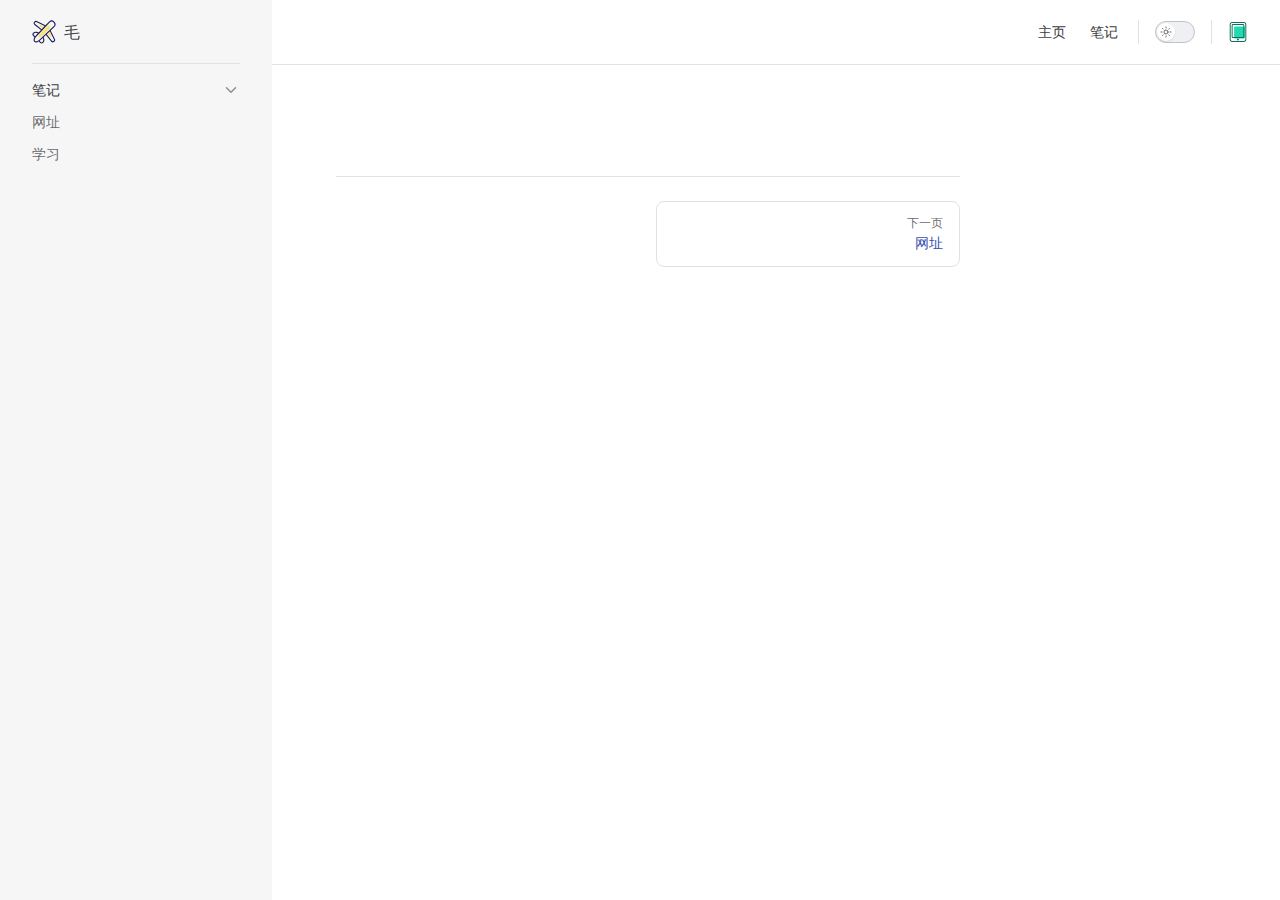
<file: zh/foo.html>
<!DOCTYPE html>
<html lang="en-US" dir="ltr">
  <head>
    <meta charset="utf-8">
    <meta name="viewport" content="width=device-width,initial-scale=1">
    <title>毛</title>
    <meta name="description" content="-">
    <meta name="generator" content="VitePress v1.3.2">
    <link rel="preload stylesheet" href="/assets/style.CSlAh8TV.css" as="style">
    
    <script type="module" src="/assets/app.C9ctvvz2.js"></script>
    <link rel="preload" href="/assets/inter-roman-latin.Di8DUHzh.woff2" as="font" type="font/woff2" crossorigin="">
    <link rel="modulepreload" href="/assets/chunks/theme.BS0dH0hS.js">
    <link rel="modulepreload" href="/assets/chunks/framework.B9AZvE0v.js">
    <link rel="modulepreload" href="/assets/zh_foo.md.B0kdGyIE.lean.js">
    <link rel="icon" href="/10049652.ico">
    <script id="check-dark-mode">(()=>{const e=localStorage.getItem("vitepress-theme-appearance")||"auto",a=window.matchMedia("(prefers-color-scheme: dark)").matches;(!e||e==="auto"?a:e==="dark")&&document.documentElement.classList.add("dark")})();</script>
    <script id="check-mac-os">document.documentElement.classList.toggle("mac",/Mac|iPhone|iPod|iPad/i.test(navigator.platform));</script>
  </head>
  <body>
    <div id="app"><div class="Layout" data-v-1f5562a9><!--[--><!--]--><!--[--><span tabindex="-1" data-v-1de4a106></span><a href="#VPContent" class="VPSkipLink visually-hidden" data-v-1de4a106> Skip to content </a><!--]--><!----><header class="VPNav" data-v-1f5562a9 data-v-8748d541><div class="VPNavBar has-sidebar top" data-v-8748d541 data-v-1f0c76b0><div class="wrapper" data-v-1f0c76b0><div class="container" data-v-1f0c76b0><div class="title" data-v-1f0c76b0><div class="VPNavBarTitle has-sidebar" data-v-1f0c76b0 data-v-9325e3da><a class="title" href="/" data-v-9325e3da><!--[--><!--]--><!--[--><img class="VPImage logo" src="/plane.svg" alt data-v-536da4d9><!--]--><span data-v-9325e3da>毛</span><!--[--><!--]--></a></div></div><div class="content" data-v-1f0c76b0><div class="content-body" data-v-1f0c76b0><!--[--><!--]--><div class="VPNavBarSearch search" data-v-1f0c76b0><!----></div><nav aria-labelledby="main-nav-aria-label" class="VPNavBarMenu menu" data-v-1f0c76b0 data-v-9cacb0be><span id="main-nav-aria-label" class="visually-hidden" data-v-9cacb0be> Main Navigation </span><!--[--><!--[--><a class="VPLink link VPNavBarMenuLink" href="/" tabindex="0" data-v-9cacb0be data-v-d53b4d17><!--[--><span data-v-d53b4d17>主页</span><!--]--></a><!--]--><!--[--><a class="VPLink link VPNavBarMenuLink" href="/file-info" tabindex="0" data-v-9cacb0be data-v-d53b4d17><!--[--><span data-v-d53b4d17>笔记</span><!--]--></a><!--]--><!--]--></nav><!----><div class="VPNavBarAppearance appearance" data-v-1f0c76b0 data-v-03309aee><button class="VPSwitch VPSwitchAppearance" type="button" role="switch" title="Switch to dark theme" aria-checked="false" data-v-03309aee data-v-affd378b data-v-fa54f880><span class="check" data-v-fa54f880><span class="icon" data-v-fa54f880><!--[--><span class="vpi-sun sun" data-v-affd378b></span><span class="vpi-moon moon" data-v-affd378b></span><!--]--></span></span></button></div><div class="VPSocialLinks VPNavBarSocialLinks social-links" data-v-1f0c76b0 data-v-c8800a93 data-v-52ce0676><!--[--><a class="VPSocialLink no-icon" href="http://39.105.20.92:9101/adMqtt" aria-label target="_blank" rel="noopener" data-v-52ce0676 data-v-5029b49a><svg t="1722908550361" class="icon" viewBox="0 0 1024 1024" version="1.1" xmlns="http://www.w3.org/2000/svg" p-id="11186" width="200" height="200"><path d="M362.146341 224.780488h449.560976c27.473171 0 49.95122 22.478049 49.95122 49.951219v524.487805c0 27.473171-22.478049 49.95122-49.95122 49.95122H362.146341c-27.473171 0-49.95122-22.478049-49.951219-49.95122V274.731707c0-27.473171 22.478049-49.95122 49.951219-49.951219z" fill="#20DAB4" p-id="11187"></path><path d="M811.707317 1024H212.292683c-69.931707 0-124.878049-54.946341-124.878049-124.878049V124.878049c0-69.931707 54.946341-124.878049 124.878049-124.878049h599.414634c69.931707 0 124.878049 54.946341 124.878049 124.878049v774.243902c0 67.434146-54.946341 124.878049-124.878049 124.878049zM212.292683 49.95122C169.834146 49.95122 137.365854 82.419512 137.365854 124.878049v774.243902c0 42.458537 32.468293 74.926829 74.926829 74.926829h599.414634c42.458537 0 74.926829-32.468293 74.926829-74.926829V124.878049c0-42.458537-32.468293-74.926829-74.926829-74.926829H212.292683z" fill="#106D5A" p-id="11188"></path><path d="M761.756098 824.195122H262.243902c-42.458537 0-74.926829-32.468293-74.926829-74.926829V174.829268c0-42.458537 32.468293-74.926829 74.926829-74.926829h499.512196c42.458537 0 74.926829 32.468293 74.926829 74.926829v574.439025c0 39.960976-32.468293 74.926829-74.926829 74.926829zM262.243902 149.853659c-14.985366 0-24.97561 9.990244-24.975609 24.975609v574.439025c0 14.985366 9.990244 24.97561 24.975609 24.975609h499.512196c14.985366 0 24.97561-9.990244 24.975609-24.975609V174.829268c0-14.985366-9.990244-24.97561-24.975609-24.975609H262.243902z" fill="#106D5A" p-id="11189"></path><path d="M509.502439 896.62439m-49.951219 0a49.95122 49.95122 0 1 0 99.902439 0 49.95122 49.95122 0 1 0-99.902439 0Z" fill="#106D5A" p-id="11190"></path></svg></a><!--]--></div><div class="VPFlyout VPNavBarExtra extra" data-v-1f0c76b0 data-v-817074fe data-v-2707f689><button type="button" class="button" aria-haspopup="true" aria-expanded="false" aria-label="extra navigation" data-v-2707f689><span class="vpi-more-horizontal icon" data-v-2707f689></span></button><div class="menu" data-v-2707f689><div class="VPMenu" data-v-2707f689 data-v-c800b15a><!----><!--[--><!--[--><!----><div class="group" data-v-817074fe><div class="item appearance" data-v-817074fe><p class="label" data-v-817074fe>Appearance</p><div class="appearance-action" data-v-817074fe><button class="VPSwitch VPSwitchAppearance" type="button" role="switch" title="Switch to dark theme" aria-checked="false" data-v-817074fe data-v-affd378b data-v-fa54f880><span class="check" data-v-fa54f880><span class="icon" data-v-fa54f880><!--[--><span class="vpi-sun sun" data-v-affd378b></span><span class="vpi-moon moon" data-v-affd378b></span><!--]--></span></span></button></div></div></div><div class="group" data-v-817074fe><div class="item social-links" data-v-817074fe><div class="VPSocialLinks social-links-list" data-v-817074fe data-v-52ce0676><!--[--><a class="VPSocialLink no-icon" href="http://39.105.20.92:9101/adMqtt" aria-label target="_blank" rel="noopener" data-v-52ce0676 data-v-5029b49a><svg t="1722908550361" class="icon" viewBox="0 0 1024 1024" version="1.1" xmlns="http://www.w3.org/2000/svg" p-id="11186" width="200" height="200"><path d="M362.146341 224.780488h449.560976c27.473171 0 49.95122 22.478049 49.95122 49.951219v524.487805c0 27.473171-22.478049 49.95122-49.95122 49.95122H362.146341c-27.473171 0-49.95122-22.478049-49.951219-49.95122V274.731707c0-27.473171 22.478049-49.95122 49.951219-49.951219z" fill="#20DAB4" p-id="11187"></path><path d="M811.707317 1024H212.292683c-69.931707 0-124.878049-54.946341-124.878049-124.878049V124.878049c0-69.931707 54.946341-124.878049 124.878049-124.878049h599.414634c69.931707 0 124.878049 54.946341 124.878049 124.878049v774.243902c0 67.434146-54.946341 124.878049-124.878049 124.878049zM212.292683 49.95122C169.834146 49.95122 137.365854 82.419512 137.365854 124.878049v774.243902c0 42.458537 32.468293 74.926829 74.926829 74.926829h599.414634c42.458537 0 74.926829-32.468293 74.926829-74.926829V124.878049c0-42.458537-32.468293-74.926829-74.926829-74.926829H212.292683z" fill="#106D5A" p-id="11188"></path><path d="M761.756098 824.195122H262.243902c-42.458537 0-74.926829-32.468293-74.926829-74.926829V174.829268c0-42.458537 32.468293-74.926829 74.926829-74.926829h499.512196c42.458537 0 74.926829 32.468293 74.926829 74.926829v574.439025c0 39.960976-32.468293 74.926829-74.926829 74.926829zM262.243902 149.853659c-14.985366 0-24.97561 9.990244-24.975609 24.975609v574.439025c0 14.985366 9.990244 24.97561 24.975609 24.975609h499.512196c14.985366 0 24.97561-9.990244 24.975609-24.975609V174.829268c0-14.985366-9.990244-24.97561-24.975609-24.975609H262.243902z" fill="#106D5A" p-id="11189"></path><path d="M509.502439 896.62439m-49.951219 0a49.95122 49.95122 0 1 0 99.902439 0 49.95122 49.95122 0 1 0-99.902439 0Z" fill="#106D5A" p-id="11190"></path></svg></a><!--]--></div></div></div><!--]--><!--]--></div></div></div><!--[--><!--]--><button type="button" class="VPNavBarHamburger hamburger" aria-label="mobile navigation" aria-expanded="false" aria-controls="VPNavScreen" data-v-1f0c76b0 data-v-6e5952af><span class="container" data-v-6e5952af><span class="top" data-v-6e5952af></span><span class="middle" data-v-6e5952af></span><span class="bottom" data-v-6e5952af></span></span></button></div></div></div></div><div class="divider" data-v-1f0c76b0><div class="divider-line" data-v-1f0c76b0></div></div></div><!----></header><div class="VPLocalNav has-sidebar empty" data-v-1f5562a9 data-v-b4d67530><div class="container" data-v-b4d67530><button class="menu" aria-expanded="false" aria-controls="VPSidebarNav" data-v-b4d67530><span class="vpi-align-left menu-icon" data-v-b4d67530></span><span class="menu-text" data-v-b4d67530>Menu</span></button><div class="VPLocalNavOutlineDropdown" style="--vp-vh:0px;" data-v-b4d67530 data-v-e9f3270e><button data-v-e9f3270e>Return to top</button><!----></div></div></div><aside class="VPSidebar" data-v-1f5562a9 data-v-a0db3049><div class="curtain" data-v-a0db3049></div><nav class="nav" id="VPSidebarNav" aria-labelledby="sidebar-aria-label" tabindex="-1" data-v-a0db3049><span class="visually-hidden" id="sidebar-aria-label" data-v-a0db3049> Sidebar Navigation </span><!--[--><!--]--><!--[--><div class="no-transition group" data-v-05cdd2c0><section class="VPSidebarItem level-0 collapsible" data-v-05cdd2c0 data-v-8d1cc483><div class="item" role="button" tabindex="0" data-v-8d1cc483><div class="indicator" data-v-8d1cc483></div><h2 class="text" data-v-8d1cc483>笔记</h2><div class="caret" role="button" aria-label="toggle section" tabindex="0" data-v-8d1cc483><span class="vpi-chevron-right caret-icon" data-v-8d1cc483></span></div></div><div class="items" data-v-8d1cc483><!--[--><div class="VPSidebarItem level-1 is-link" data-v-8d1cc483 data-v-8d1cc483><div class="item" data-v-8d1cc483><div class="indicator" data-v-8d1cc483></div><a class="VPLink link link" href="/file-info" data-v-8d1cc483><!--[--><p class="text" data-v-8d1cc483>网址</p><!--]--></a><!----></div><!----></div><div class="VPSidebarItem level-1 is-link" data-v-8d1cc483 data-v-8d1cc483><div class="item" data-v-8d1cc483><div class="indicator" data-v-8d1cc483></div><a class="VPLink link link" href="/study-info" data-v-8d1cc483><!--[--><p class="text" data-v-8d1cc483>学习</p><!--]--></a><!----></div><!----></div><!--]--></div></section></div><!--]--><!--[--><!--]--></nav></aside><div class="VPContent has-sidebar" id="VPContent" data-v-1f5562a9 data-v-9a179b1a><div class="VPDoc has-sidebar has-aside" data-v-9a179b1a data-v-936146b8><!--[--><!--]--><div class="container" data-v-936146b8><div class="aside" data-v-936146b8><div class="aside-curtain" data-v-936146b8></div><div class="aside-container" data-v-936146b8><div class="aside-content" data-v-936146b8><div class="VPDocAside" data-v-936146b8 data-v-ae30620f><!--[--><!--]--><!--[--><!--]--><nav aria-labelledby="doc-outline-aria-label" class="VPDocAsideOutline" data-v-ae30620f data-v-f3153b93><div class="content" data-v-f3153b93><div class="outline-marker" data-v-f3153b93></div><div aria-level="2" class="outline-title" id="doc-outline-aria-label" role="heading" data-v-f3153b93>当前页</div><ul class="VPDocOutlineItem root" data-v-f3153b93 data-v-991f4209><!--[--><!--]--></ul></div></nav><!--[--><!--]--><div class="spacer" data-v-ae30620f></div><!--[--><!--]--><!----><!--[--><!--]--><!--[--><!--]--></div></div></div></div><div class="content" data-v-936146b8><div class="content-container" data-v-936146b8><!--[--><!--]--><main class="main" data-v-936146b8><div style="position:relative;" class="vp-doc _zh_foo" data-v-936146b8><div></div></div></main><footer class="VPDocFooter" data-v-936146b8 data-v-943c4309><!--[--><!--]--><!----><nav class="prev-next" aria-labelledby="doc-footer-aria-label" data-v-943c4309><span class="visually-hidden" id="doc-footer-aria-label" data-v-943c4309>Pager</span><div class="pager" data-v-943c4309><!----></div><div class="pager" data-v-943c4309><a class="VPLink link pager-link next" href="/file-info" data-v-943c4309><!--[--><span class="desc" data-v-943c4309>下一页</span><span class="title" data-v-943c4309>网址</span><!--]--></a></div></nav></footer><!--[--><!--]--></div></div></div><!--[--><!--]--></div></div><footer class="VPFooter has-sidebar" data-v-1f5562a9 data-v-48b27179><div class="container" data-v-48b27179><p class="message" data-v-48b27179>基于 MIT 许可发布</p><p class="copyright" data-v-48b27179>Copyright © 2024 HJ</p></div></footer><!--[--><!--]--></div></div>
    <script>window.__VP_HASH_MAP__=JSON.parse("{\"bak.md\":\"Drf1tm70\",\"file-info.md\":\"B0XmTAoT\",\"index.md\":\"DP6LOVr2\",\"study-info.md\":\"CCBqUt15\",\"zh_foo.md\":\"B0kdGyIE\"}");window.__VP_SITE_DATA__=JSON.parse("{\"lang\":\"en-US\",\"dir\":\"ltr\",\"title\":\"毛\",\"description\":\"-\",\"base\":\"/\",\"head\":[],\"router\":{\"prefetchLinks\":true},\"appearance\":true,\"themeConfig\":{\"logo\":\"/plane.svg\",\"siteTitle\":\"毛\",\"outline\":{\"label\":\"当前页\"},\"docFooter\":{\"prev\":\"上一页\",\"next\":\"下一页\"},\"nav\":[{\"text\":\"主页\",\"link\":\"/\"},{\"text\":\"笔记\",\"link\":\"/file-info\"}],\"sidebar\":[{\"text\":\"笔记\",\"collapsed\":false,\"items\":[{\"text\":\"网址\",\"link\":\"/file-info\"},{\"text\":\"学习\",\"link\":\"/study-info\"}]}],\"socialLinks\":[{\"icon\":{\"svg\":\"<svg t=\\\"1722908550361\\\" class=\\\"icon\\\" viewBox=\\\"0 0 1024 1024\\\" version=\\\"1.1\\\" xmlns=\\\"http://www.w3.org/2000/svg\\\" p-id=\\\"11186\\\" width=\\\"200\\\" height=\\\"200\\\"><path d=\\\"M362.146341 224.780488h449.560976c27.473171 0 49.95122 22.478049 49.95122 49.951219v524.487805c0 27.473171-22.478049 49.95122-49.95122 49.95122H362.146341c-27.473171 0-49.95122-22.478049-49.951219-49.95122V274.731707c0-27.473171 22.478049-49.95122 49.951219-49.951219z\\\" fill=\\\"#20DAB4\\\" p-id=\\\"11187\\\"></path><path d=\\\"M811.707317 1024H212.292683c-69.931707 0-124.878049-54.946341-124.878049-124.878049V124.878049c0-69.931707 54.946341-124.878049 124.878049-124.878049h599.414634c69.931707 0 124.878049 54.946341 124.878049 124.878049v774.243902c0 67.434146-54.946341 124.878049-124.878049 124.878049zM212.292683 49.95122C169.834146 49.95122 137.365854 82.419512 137.365854 124.878049v774.243902c0 42.458537 32.468293 74.926829 74.926829 74.926829h599.414634c42.458537 0 74.926829-32.468293 74.926829-74.926829V124.878049c0-42.458537-32.468293-74.926829-74.926829-74.926829H212.292683z\\\" fill=\\\"#106D5A\\\" p-id=\\\"11188\\\"></path><path d=\\\"M761.756098 824.195122H262.243902c-42.458537 0-74.926829-32.468293-74.926829-74.926829V174.829268c0-42.458537 32.468293-74.926829 74.926829-74.926829h499.512196c42.458537 0 74.926829 32.468293 74.926829 74.926829v574.439025c0 39.960976-32.468293 74.926829-74.926829 74.926829zM262.243902 149.853659c-14.985366 0-24.97561 9.990244-24.975609 24.975609v574.439025c0 14.985366 9.990244 24.97561 24.975609 24.975609h499.512196c14.985366 0 24.97561-9.990244 24.975609-24.975609V174.829268c0-14.985366-9.990244-24.97561-24.975609-24.975609H262.243902z\\\" fill=\\\"#106D5A\\\" p-id=\\\"11189\\\"></path><path d=\\\"M509.502439 896.62439m-49.951219 0a49.95122 49.95122 0 1 0 99.902439 0 49.95122 49.95122 0 1 0-99.902439 0Z\\\" fill=\\\"#106D5A\\\" p-id=\\\"11190\\\"></path></svg>\"},\"link\":\"http://39.105.20.92:9101/adMqtt\"}],\"footer\":{\"message\":\"基于 MIT 许可发布\",\"copyright\":\"Copyright © 2024 HJ\"}},\"locales\":{},\"scrollOffset\":134,\"cleanUrls\":true}");</script>
    
  </body>
</html>
</file>
<file: assets/style.CSlAh8TV.css>
@font-face{font-family:Inter;font-style:normal;font-weight:100 900;font-display:swap;src:url(/assets/inter-roman-cyrillic-ext.BBPuwvHQ.woff2) format("woff2");unicode-range:U+0460-052F,U+1C80-1C88,U+20B4,U+2DE0-2DFF,U+A640-A69F,U+FE2E-FE2F}@font-face{font-family:Inter;font-style:normal;font-weight:100 900;font-display:swap;src:url(/assets/inter-roman-cyrillic.C5lxZ8CY.woff2) format("woff2");unicode-range:U+0301,U+0400-045F,U+0490-0491,U+04B0-04B1,U+2116}@font-face{font-family:Inter;font-style:normal;font-weight:100 900;font-display:swap;src:url(/assets/inter-roman-greek-ext.CqjqNYQ-.woff2) format("woff2");unicode-range:U+1F00-1FFF}@font-face{font-family:Inter;font-style:normal;font-weight:100 900;font-display:swap;src:url(/assets/inter-roman-greek.BBVDIX6e.woff2) format("woff2");unicode-range:U+0370-0377,U+037A-037F,U+0384-038A,U+038C,U+038E-03A1,U+03A3-03FF}@font-face{font-family:Inter;font-style:normal;font-weight:100 900;font-display:swap;src:url(/assets/inter-roman-vietnamese.BjW4sHH5.woff2) format("woff2");unicode-range:U+0102-0103,U+0110-0111,U+0128-0129,U+0168-0169,U+01A0-01A1,U+01AF-01B0,U+0300-0301,U+0303-0304,U+0308-0309,U+0323,U+0329,U+1EA0-1EF9,U+20AB}@font-face{font-family:Inter;font-style:normal;font-weight:100 900;font-display:swap;src:url(/assets/inter-roman-latin-ext.4ZJIpNVo.woff2) format("woff2");unicode-range:U+0100-02AF,U+0304,U+0308,U+0329,U+1E00-1E9F,U+1EF2-1EFF,U+2020,U+20A0-20AB,U+20AD-20C0,U+2113,U+2C60-2C7F,U+A720-A7FF}@font-face{font-family:Inter;font-style:normal;font-weight:100 900;font-display:swap;src:url(/assets/inter-roman-latin.Di8DUHzh.woff2) format("woff2");unicode-range:U+0000-00FF,U+0131,U+0152-0153,U+02BB-02BC,U+02C6,U+02DA,U+02DC,U+0304,U+0308,U+0329,U+2000-206F,U+2074,U+20AC,U+2122,U+2191,U+2193,U+2212,U+2215,U+FEFF,U+FFFD}@font-face{font-family:Inter;font-style:italic;font-weight:100 900;font-display:swap;src:url(/assets/inter-italic-cyrillic-ext.r48I6akx.woff2) format("woff2");unicode-range:U+0460-052F,U+1C80-1C88,U+20B4,U+2DE0-2DFF,U+A640-A69F,U+FE2E-FE2F}@font-face{font-family:Inter;font-style:italic;font-weight:100 900;font-display:swap;src:url(/assets/inter-italic-cyrillic.By2_1cv3.woff2) format("woff2");unicode-range:U+0301,U+0400-045F,U+0490-0491,U+04B0-04B1,U+2116}@font-face{font-family:Inter;font-style:italic;font-weight:100 900;font-display:swap;src:url(/assets/inter-italic-greek-ext.1u6EdAuj.woff2) format("woff2");unicode-range:U+1F00-1FFF}@font-face{font-family:Inter;font-style:italic;font-weight:100 900;font-display:swap;src:url(/assets/inter-italic-greek.DJ8dCoTZ.woff2) format("woff2");unicode-range:U+0370-0377,U+037A-037F,U+0384-038A,U+038C,U+038E-03A1,U+03A3-03FF}@font-face{font-family:Inter;font-style:italic;font-weight:100 900;font-display:swap;src:url(/assets/inter-italic-vietnamese.BSbpV94h.woff2) format("woff2");unicode-range:U+0102-0103,U+0110-0111,U+0128-0129,U+0168-0169,U+01A0-01A1,U+01AF-01B0,U+0300-0301,U+0303-0304,U+0308-0309,U+0323,U+0329,U+1EA0-1EF9,U+20AB}@font-face{font-family:Inter;font-style:italic;font-weight:100 900;font-display:swap;src:url(/assets/inter-italic-latin-ext.CN1xVJS-.woff2) format("woff2");unicode-range:U+0100-02AF,U+0304,U+0308,U+0329,U+1E00-1E9F,U+1EF2-1EFF,U+2020,U+20A0-20AB,U+20AD-20C0,U+2113,U+2C60-2C7F,U+A720-A7FF}@font-face{font-family:Inter;font-style:italic;font-weight:100 900;font-display:swap;src:url(/assets/inter-italic-latin.C2AdPX0b.woff2) format("woff2");unicode-range:U+0000-00FF,U+0131,U+0152-0153,U+02BB-02BC,U+02C6,U+02DA,U+02DC,U+0304,U+0308,U+0329,U+2000-206F,U+2074,U+20AC,U+2122,U+2191,U+2193,U+2212,U+2215,U+FEFF,U+FFFD}@font-face{font-family:Punctuation SC;font-weight:400;src:local("PingFang SC Regular"),local("Noto Sans CJK SC"),local("Microsoft YaHei");unicode-range:U+201C,U+201D,U+2018,U+2019,U+2E3A,U+2014,U+2013,U+2026,U+00B7,U+007E,U+002F}@font-face{font-family:Punctuation SC;font-weight:500;src:local("PingFang SC Medium"),local("Noto Sans CJK SC"),local("Microsoft YaHei");unicode-range:U+201C,U+201D,U+2018,U+2019,U+2E3A,U+2014,U+2013,U+2026,U+00B7,U+007E,U+002F}@font-face{font-family:Punctuation SC;font-weight:600;src:local("PingFang SC Semibold"),local("Noto Sans CJK SC Bold"),local("Microsoft YaHei Bold");unicode-range:U+201C,U+201D,U+2018,U+2019,U+2E3A,U+2014,U+2013,U+2026,U+00B7,U+007E,U+002F}@font-face{font-family:Punctuation SC;font-weight:700;src:local("PingFang SC Semibold"),local("Noto Sans CJK SC Bold"),local("Microsoft YaHei Bold");unicode-range:U+201C,U+201D,U+2018,U+2019,U+2E3A,U+2014,U+2013,U+2026,U+00B7,U+007E,U+002F}:root{--vp-c-white: #ffffff;--vp-c-black: #000000;--vp-c-neutral: var(--vp-c-black);--vp-c-neutral-inverse: var(--vp-c-white)}.dark{--vp-c-neutral: var(--vp-c-white);--vp-c-neutral-inverse: var(--vp-c-black)}:root{--vp-c-gray-1: #dddde3;--vp-c-gray-2: #e4e4e9;--vp-c-gray-3: #ebebef;--vp-c-gray-soft: rgba(142, 150, 170, .14);--vp-c-indigo-1: #3451b2;--vp-c-indigo-2: #3a5ccc;--vp-c-indigo-3: #5672cd;--vp-c-indigo-soft: rgba(100, 108, 255, .14);--vp-c-purple-1: #6f42c1;--vp-c-purple-2: #7e4cc9;--vp-c-purple-3: #8e5cd9;--vp-c-purple-soft: rgba(159, 122, 234, .14);--vp-c-green-1: #18794e;--vp-c-green-2: #299764;--vp-c-green-3: #30a46c;--vp-c-green-soft: rgba(16, 185, 129, .14);--vp-c-yellow-1: #915930;--vp-c-yellow-2: #946300;--vp-c-yellow-3: #9f6a00;--vp-c-yellow-soft: rgba(234, 179, 8, .14);--vp-c-red-1: #b8272c;--vp-c-red-2: #d5393e;--vp-c-red-3: #e0575b;--vp-c-red-soft: rgba(244, 63, 94, .14);--vp-c-sponsor: #db2777}.dark{--vp-c-gray-1: #515c67;--vp-c-gray-2: #414853;--vp-c-gray-3: #32363f;--vp-c-gray-soft: rgba(101, 117, 133, .16);--vp-c-indigo-1: #a8b1ff;--vp-c-indigo-2: #5c73e7;--vp-c-indigo-3: #3e63dd;--vp-c-indigo-soft: rgba(100, 108, 255, .16);--vp-c-purple-1: #c8abfa;--vp-c-purple-2: #a879e6;--vp-c-purple-3: #8e5cd9;--vp-c-purple-soft: rgba(159, 122, 234, .16);--vp-c-green-1: #3dd68c;--vp-c-green-2: #30a46c;--vp-c-green-3: #298459;--vp-c-green-soft: rgba(16, 185, 129, .16);--vp-c-yellow-1: #f9b44e;--vp-c-yellow-2: #da8b17;--vp-c-yellow-3: #a46a0a;--vp-c-yellow-soft: rgba(234, 179, 8, .16);--vp-c-red-1: #f66f81;--vp-c-red-2: #f14158;--vp-c-red-3: #b62a3c;--vp-c-red-soft: rgba(244, 63, 94, .16)}:root{--vp-c-bg: #ffffff;--vp-c-bg-alt: #f6f6f7;--vp-c-bg-elv: #ffffff;--vp-c-bg-soft: #f6f6f7}.dark{--vp-c-bg: #1b1b1f;--vp-c-bg-alt: #161618;--vp-c-bg-elv: #202127;--vp-c-bg-soft: #202127}:root{--vp-c-border: #c2c2c4;--vp-c-divider: #e2e2e3;--vp-c-gutter: #e2e2e3}.dark{--vp-c-border: #3c3f44;--vp-c-divider: #2e2e32;--vp-c-gutter: #000000}:root{--vp-c-text-1: rgba(60, 60, 67);--vp-c-text-2: rgba(60, 60, 67, .78);--vp-c-text-3: rgba(60, 60, 67, .56)}.dark{--vp-c-text-1: rgba(255, 255, 245, .86);--vp-c-text-2: rgba(235, 235, 245, .6);--vp-c-text-3: rgba(235, 235, 245, .38)}:root{--vp-c-default-1: var(--vp-c-gray-1);--vp-c-default-2: var(--vp-c-gray-2);--vp-c-default-3: var(--vp-c-gray-3);--vp-c-default-soft: var(--vp-c-gray-soft);--vp-c-brand-1: var(--vp-c-indigo-1);--vp-c-brand-2: var(--vp-c-indigo-2);--vp-c-brand-3: var(--vp-c-indigo-3);--vp-c-brand-soft: var(--vp-c-indigo-soft);--vp-c-brand: var(--vp-c-brand-1);--vp-c-tip-1: var(--vp-c-brand-1);--vp-c-tip-2: var(--vp-c-brand-2);--vp-c-tip-3: var(--vp-c-brand-3);--vp-c-tip-soft: var(--vp-c-brand-soft);--vp-c-note-1: var(--vp-c-brand-1);--vp-c-note-2: var(--vp-c-brand-2);--vp-c-note-3: var(--vp-c-brand-3);--vp-c-note-soft: var(--vp-c-brand-soft);--vp-c-success-1: var(--vp-c-green-1);--vp-c-success-2: var(--vp-c-green-2);--vp-c-success-3: var(--vp-c-green-3);--vp-c-success-soft: var(--vp-c-green-soft);--vp-c-important-1: var(--vp-c-purple-1);--vp-c-important-2: var(--vp-c-purple-2);--vp-c-important-3: var(--vp-c-purple-3);--vp-c-important-soft: var(--vp-c-purple-soft);--vp-c-warning-1: var(--vp-c-yellow-1);--vp-c-warning-2: var(--vp-c-yellow-2);--vp-c-warning-3: var(--vp-c-yellow-3);--vp-c-warning-soft: var(--vp-c-yellow-soft);--vp-c-danger-1: var(--vp-c-red-1);--vp-c-danger-2: var(--vp-c-red-2);--vp-c-danger-3: var(--vp-c-red-3);--vp-c-danger-soft: var(--vp-c-red-soft);--vp-c-caution-1: var(--vp-c-red-1);--vp-c-caution-2: var(--vp-c-red-2);--vp-c-caution-3: var(--vp-c-red-3);--vp-c-caution-soft: var(--vp-c-red-soft)}:root{--vp-font-family-base: "Inter", ui-sans-serif, system-ui, sans-serif, "Apple Color Emoji", "Segoe UI Emoji", "Segoe UI Symbol", "Noto Color Emoji";--vp-font-family-mono: ui-monospace, "Menlo", "Monaco", "Consolas", "Liberation Mono", "Courier New", monospace;font-optical-sizing:auto}:root:where(:lang(zh)){--vp-font-family-base: "Punctuation SC", "Inter", ui-sans-serif, system-ui, "PingFang SC", "Noto Sans CJK SC", "Noto Sans SC", "Heiti SC", "Microsoft YaHei", "DengXian", sans-serif, "Apple Color Emoji", "Segoe UI Emoji", "Segoe UI Symbol", "Noto Color Emoji"}:root{--vp-shadow-1: 0 1px 2px rgba(0, 0, 0, .04), 0 1px 2px rgba(0, 0, 0, .06);--vp-shadow-2: 0 3px 12px rgba(0, 0, 0, .07), 0 1px 4px rgba(0, 0, 0, .07);--vp-shadow-3: 0 12px 32px rgba(0, 0, 0, .1), 0 2px 6px rgba(0, 0, 0, .08);--vp-shadow-4: 0 14px 44px rgba(0, 0, 0, .12), 0 3px 9px rgba(0, 0, 0, .12);--vp-shadow-5: 0 18px 56px rgba(0, 0, 0, .16), 0 4px 12px rgba(0, 0, 0, .16)}:root{--vp-z-index-footer: 10;--vp-z-index-local-nav: 20;--vp-z-index-nav: 30;--vp-z-index-layout-top: 40;--vp-z-index-backdrop: 50;--vp-z-index-sidebar: 60}@media (min-width: 960px){:root{--vp-z-index-sidebar: 25}}:root{--vp-layout-max-width: 1440px}:root{--vp-header-anchor-symbol: "#"}:root{--vp-code-line-height: 1.7;--vp-code-font-size: .875em;--vp-code-color: var(--vp-c-brand-1);--vp-code-link-color: var(--vp-c-brand-1);--vp-code-link-hover-color: var(--vp-c-brand-2);--vp-code-bg: var(--vp-c-default-soft);--vp-code-block-color: var(--vp-c-text-2);--vp-code-block-bg: var(--vp-c-bg-alt);--vp-code-block-divider-color: var(--vp-c-gutter);--vp-code-lang-color: var(--vp-c-text-3);--vp-code-line-highlight-color: var(--vp-c-default-soft);--vp-code-line-number-color: var(--vp-c-text-3);--vp-code-line-diff-add-color: var(--vp-c-success-soft);--vp-code-line-diff-add-symbol-color: var(--vp-c-success-1);--vp-code-line-diff-remove-color: var(--vp-c-danger-soft);--vp-code-line-diff-remove-symbol-color: var(--vp-c-danger-1);--vp-code-line-warning-color: var(--vp-c-warning-soft);--vp-code-line-error-color: var(--vp-c-danger-soft);--vp-code-copy-code-border-color: var(--vp-c-divider);--vp-code-copy-code-bg: var(--vp-c-bg-soft);--vp-code-copy-code-hover-border-color: var(--vp-c-divider);--vp-code-copy-code-hover-bg: var(--vp-c-bg);--vp-code-copy-code-active-text: var(--vp-c-text-2);--vp-code-copy-copied-text-content: "Copied";--vp-code-tab-divider: var(--vp-code-block-divider-color);--vp-code-tab-text-color: var(--vp-c-text-2);--vp-code-tab-bg: var(--vp-code-block-bg);--vp-code-tab-hover-text-color: var(--vp-c-text-1);--vp-code-tab-active-text-color: var(--vp-c-text-1);--vp-code-tab-active-bar-color: var(--vp-c-brand-1)}:root{--vp-button-brand-border: transparent;--vp-button-brand-text: var(--vp-c-white);--vp-button-brand-bg: var(--vp-c-brand-3);--vp-button-brand-hover-border: transparent;--vp-button-brand-hover-text: var(--vp-c-white);--vp-button-brand-hover-bg: var(--vp-c-brand-2);--vp-button-brand-active-border: transparent;--vp-button-brand-active-text: var(--vp-c-white);--vp-button-brand-active-bg: var(--vp-c-brand-1);--vp-button-alt-border: transparent;--vp-button-alt-text: var(--vp-c-text-1);--vp-button-alt-bg: var(--vp-c-default-3);--vp-button-alt-hover-border: transparent;--vp-button-alt-hover-text: var(--vp-c-text-1);--vp-button-alt-hover-bg: var(--vp-c-default-2);--vp-button-alt-active-border: transparent;--vp-button-alt-active-text: var(--vp-c-text-1);--vp-button-alt-active-bg: var(--vp-c-default-1);--vp-button-sponsor-border: var(--vp-c-text-2);--vp-button-sponsor-text: var(--vp-c-text-2);--vp-button-sponsor-bg: transparent;--vp-button-sponsor-hover-border: var(--vp-c-sponsor);--vp-button-sponsor-hover-text: var(--vp-c-sponsor);--vp-button-sponsor-hover-bg: transparent;--vp-button-sponsor-active-border: var(--vp-c-sponsor);--vp-button-sponsor-active-text: var(--vp-c-sponsor);--vp-button-sponsor-active-bg: transparent}:root{--vp-custom-block-font-size: 14px;--vp-custom-block-code-font-size: 13px;--vp-custom-block-info-border: transparent;--vp-custom-block-info-text: var(--vp-c-text-1);--vp-custom-block-info-bg: var(--vp-c-default-soft);--vp-custom-block-info-code-bg: var(--vp-c-default-soft);--vp-custom-block-note-border: transparent;--vp-custom-block-note-text: var(--vp-c-text-1);--vp-custom-block-note-bg: var(--vp-c-default-soft);--vp-custom-block-note-code-bg: var(--vp-c-default-soft);--vp-custom-block-tip-border: transparent;--vp-custom-block-tip-text: var(--vp-c-text-1);--vp-custom-block-tip-bg: var(--vp-c-tip-soft);--vp-custom-block-tip-code-bg: var(--vp-c-tip-soft);--vp-custom-block-important-border: transparent;--vp-custom-block-important-text: var(--vp-c-text-1);--vp-custom-block-important-bg: var(--vp-c-important-soft);--vp-custom-block-important-code-bg: var(--vp-c-important-soft);--vp-custom-block-warning-border: transparent;--vp-custom-block-warning-text: var(--vp-c-text-1);--vp-custom-block-warning-bg: var(--vp-c-warning-soft);--vp-custom-block-warning-code-bg: var(--vp-c-warning-soft);--vp-custom-block-danger-border: transparent;--vp-custom-block-danger-text: var(--vp-c-text-1);--vp-custom-block-danger-bg: var(--vp-c-danger-soft);--vp-custom-block-danger-code-bg: var(--vp-c-danger-soft);--vp-custom-block-caution-border: transparent;--vp-custom-block-caution-text: var(--vp-c-text-1);--vp-custom-block-caution-bg: var(--vp-c-caution-soft);--vp-custom-block-caution-code-bg: var(--vp-c-caution-soft);--vp-custom-block-details-border: var(--vp-custom-block-info-border);--vp-custom-block-details-text: var(--vp-custom-block-info-text);--vp-custom-block-details-bg: var(--vp-custom-block-info-bg);--vp-custom-block-details-code-bg: var(--vp-custom-block-info-code-bg)}:root{--vp-input-border-color: var(--vp-c-border);--vp-input-bg-color: var(--vp-c-bg-alt);--vp-input-switch-bg-color: var(--vp-c-default-soft)}:root{--vp-nav-height: 64px;--vp-nav-bg-color: var(--vp-c-bg);--vp-nav-screen-bg-color: var(--vp-c-bg);--vp-nav-logo-height: 24px}.hide-nav{--vp-nav-height: 0px}.hide-nav .VPSidebar{--vp-nav-height: 22px}:root{--vp-local-nav-bg-color: var(--vp-c-bg)}:root{--vp-sidebar-width: 272px;--vp-sidebar-bg-color: var(--vp-c-bg-alt)}:root{--vp-backdrop-bg-color: rgba(0, 0, 0, .6)}:root{--vp-home-hero-name-color: var(--vp-c-brand-1);--vp-home-hero-name-background: transparent;--vp-home-hero-image-background-image: none;--vp-home-hero-image-filter: none}:root{--vp-badge-info-border: transparent;--vp-badge-info-text: var(--vp-c-text-2);--vp-badge-info-bg: var(--vp-c-default-soft);--vp-badge-tip-border: transparent;--vp-badge-tip-text: var(--vp-c-tip-1);--vp-badge-tip-bg: var(--vp-c-tip-soft);--vp-badge-warning-border: transparent;--vp-badge-warning-text: var(--vp-c-warning-1);--vp-badge-warning-bg: var(--vp-c-warning-soft);--vp-badge-danger-border: transparent;--vp-badge-danger-text: var(--vp-c-danger-1);--vp-badge-danger-bg: var(--vp-c-danger-soft)}:root{--vp-carbon-ads-text-color: var(--vp-c-text-1);--vp-carbon-ads-poweredby-color: var(--vp-c-text-2);--vp-carbon-ads-bg-color: var(--vp-c-bg-soft);--vp-carbon-ads-hover-text-color: var(--vp-c-brand-1);--vp-carbon-ads-hover-poweredby-color: var(--vp-c-text-1)}:root{--vp-local-search-bg: var(--vp-c-bg);--vp-local-search-result-bg: var(--vp-c-bg);--vp-local-search-result-border: var(--vp-c-divider);--vp-local-search-result-selected-bg: var(--vp-c-bg);--vp-local-search-result-selected-border: var(--vp-c-brand-1);--vp-local-search-highlight-bg: var(--vp-c-brand-1);--vp-local-search-highlight-text: var(--vp-c-neutral-inverse)}@media (prefers-reduced-motion: reduce){*,:before,:after{animation-delay:-1ms!important;animation-duration:1ms!important;animation-iteration-count:1!important;background-attachment:initial!important;scroll-behavior:auto!important;transition-duration:0s!important;transition-delay:0s!important}}*,:before,:after{box-sizing:border-box}html{line-height:1.4;font-size:16px;-webkit-text-size-adjust:100%}html.dark{color-scheme:dark}body{margin:0;width:100%;min-width:320px;min-height:100vh;line-height:24px;font-family:var(--vp-font-family-base);font-size:16px;font-weight:400;color:var(--vp-c-text-1);background-color:var(--vp-c-bg);font-synthesis:style;text-rendering:optimizeLegibility;-webkit-font-smoothing:antialiased;-moz-osx-font-smoothing:grayscale}main{display:block}h1,h2,h3,h4,h5,h6{margin:0;line-height:24px;font-size:16px;font-weight:400}p{margin:0}strong,b{font-weight:600}a,area,button,[role=button],input,label,select,summary,textarea{touch-action:manipulation}a{color:inherit;text-decoration:inherit}ol,ul{list-style:none;margin:0;padding:0}blockquote{margin:0}pre,code,kbd,samp{font-family:var(--vp-font-family-mono)}img,svg,video,canvas,audio,iframe,embed,object{display:block}figure{margin:0}img,video{max-width:100%;height:auto}button,input,optgroup,select,textarea{border:0;padding:0;line-height:inherit;color:inherit}button{padding:0;font-family:inherit;background-color:transparent;background-image:none}button:enabled,[role=button]:enabled{cursor:pointer}button:focus,button:focus-visible{outline:1px dotted;outline:4px auto -webkit-focus-ring-color}button:focus:not(:focus-visible){outline:none!important}input:focus,textarea:focus,select:focus{outline:none}table{border-collapse:collapse}input{background-color:transparent}input:-ms-input-placeholder,textarea:-ms-input-placeholder{color:var(--vp-c-text-3)}input::-ms-input-placeholder,textarea::-ms-input-placeholder{color:var(--vp-c-text-3)}input::placeholder,textarea::placeholder{color:var(--vp-c-text-3)}input::-webkit-outer-spin-button,input::-webkit-inner-spin-button{-webkit-appearance:none;margin:0}input[type=number]{-moz-appearance:textfield}textarea{resize:vertical}select{-webkit-appearance:none}fieldset{margin:0;padding:0}h1,h2,h3,h4,h5,h6,li,p{overflow-wrap:break-word}vite-error-overlay{z-index:9999}mjx-container{overflow-x:auto}mjx-container>svg{display:inline-block;margin:auto}[class^=vpi-],[class*=" vpi-"],.vp-icon{width:1em;height:1em}[class^=vpi-].bg,[class*=" vpi-"].bg,.vp-icon.bg{background-size:100% 100%;background-color:transparent}[class^=vpi-]:not(.bg),[class*=" vpi-"]:not(.bg),.vp-icon:not(.bg){-webkit-mask:var(--icon) no-repeat;mask:var(--icon) no-repeat;-webkit-mask-size:100% 100%;mask-size:100% 100%;background-color:currentColor;color:inherit}.vpi-align-left{--icon: url("data:image/svg+xml,%3Csvg xmlns='http://www.w3.org/2000/svg' fill='none' stroke='currentColor' stroke-linecap='round' stroke-linejoin='round' stroke-width='2' viewBox='0 0 24 24'%3E%3Cpath d='M21 6H3M15 12H3M17 18H3'/%3E%3C/svg%3E")}.vpi-arrow-right,.vpi-arrow-down,.vpi-arrow-left,.vpi-arrow-up{--icon: url("data:image/svg+xml,%3Csvg xmlns='http://www.w3.org/2000/svg' fill='none' stroke='currentColor' stroke-linecap='round' stroke-linejoin='round' stroke-width='2' viewBox='0 0 24 24'%3E%3Cpath d='M5 12h14M12 5l7 7-7 7'/%3E%3C/svg%3E")}.vpi-chevron-right,.vpi-chevron-down,.vpi-chevron-left,.vpi-chevron-up{--icon: url("data:image/svg+xml,%3Csvg xmlns='http://www.w3.org/2000/svg' fill='none' stroke='currentColor' stroke-linecap='round' stroke-linejoin='round' stroke-width='2' viewBox='0 0 24 24'%3E%3Cpath d='m9 18 6-6-6-6'/%3E%3C/svg%3E")}.vpi-chevron-down,.vpi-arrow-down{transform:rotate(90deg)}.vpi-chevron-left,.vpi-arrow-left{transform:rotate(180deg)}.vpi-chevron-up,.vpi-arrow-up{transform:rotate(-90deg)}.vpi-square-pen{--icon: url("data:image/svg+xml,%3Csvg xmlns='http://www.w3.org/2000/svg' fill='none' stroke='currentColor' stroke-linecap='round' stroke-linejoin='round' stroke-width='2' viewBox='0 0 24 24'%3E%3Cpath d='M12 3H5a2 2 0 0 0-2 2v14a2 2 0 0 0 2 2h14a2 2 0 0 0 2-2v-7'/%3E%3Cpath d='M18.375 2.625a2.121 2.121 0 1 1 3 3L12 15l-4 1 1-4Z'/%3E%3C/svg%3E")}.vpi-plus{--icon: url("data:image/svg+xml,%3Csvg xmlns='http://www.w3.org/2000/svg' fill='none' stroke='currentColor' stroke-linecap='round' stroke-linejoin='round' stroke-width='2' viewBox='0 0 24 24'%3E%3Cpath d='M5 12h14M12 5v14'/%3E%3C/svg%3E")}.vpi-sun{--icon: url("data:image/svg+xml,%3Csvg xmlns='http://www.w3.org/2000/svg' fill='none' stroke='currentColor' stroke-linecap='round' stroke-linejoin='round' stroke-width='2' viewBox='0 0 24 24'%3E%3Ccircle cx='12' cy='12' r='4'/%3E%3Cpath d='M12 2v2M12 20v2M4.93 4.93l1.41 1.41M17.66 17.66l1.41 1.41M2 12h2M20 12h2M6.34 17.66l-1.41 1.41M19.07 4.93l-1.41 1.41'/%3E%3C/svg%3E")}.vpi-moon{--icon: url("data:image/svg+xml,%3Csvg xmlns='http://www.w3.org/2000/svg' fill='none' stroke='currentColor' stroke-linecap='round' stroke-linejoin='round' stroke-width='2' viewBox='0 0 24 24'%3E%3Cpath d='M12 3a6 6 0 0 0 9 9 9 9 0 1 1-9-9Z'/%3E%3C/svg%3E")}.vpi-more-horizontal{--icon: url("data:image/svg+xml,%3Csvg xmlns='http://www.w3.org/2000/svg' fill='none' stroke='currentColor' stroke-linecap='round' stroke-linejoin='round' stroke-width='2' viewBox='0 0 24 24'%3E%3Ccircle cx='12' cy='12' r='1'/%3E%3Ccircle cx='19' cy='12' r='1'/%3E%3Ccircle cx='5' cy='12' r='1'/%3E%3C/svg%3E")}.vpi-languages{--icon: url("data:image/svg+xml,%3Csvg xmlns='http://www.w3.org/2000/svg' fill='none' stroke='currentColor' stroke-linecap='round' stroke-linejoin='round' stroke-width='2' viewBox='0 0 24 24'%3E%3Cpath d='m5 8 6 6M4 14l6-6 2-3M2 5h12M7 2h1M22 22l-5-10-5 10M14 18h6'/%3E%3C/svg%3E")}.vpi-heart{--icon: url("data:image/svg+xml,%3Csvg xmlns='http://www.w3.org/2000/svg' fill='none' stroke='currentColor' stroke-linecap='round' stroke-linejoin='round' stroke-width='2' viewBox='0 0 24 24'%3E%3Cpath d='M19 14c1.49-1.46 3-3.21 3-5.5A5.5 5.5 0 0 0 16.5 3c-1.76 0-3 .5-4.5 2-1.5-1.5-2.74-2-4.5-2A5.5 5.5 0 0 0 2 8.5c0 2.3 1.5 4.05 3 5.5l7 7Z'/%3E%3C/svg%3E")}.vpi-search{--icon: url("data:image/svg+xml,%3Csvg xmlns='http://www.w3.org/2000/svg' fill='none' stroke='currentColor' stroke-linecap='round' stroke-linejoin='round' stroke-width='2' viewBox='0 0 24 24'%3E%3Ccircle cx='11' cy='11' r='8'/%3E%3Cpath d='m21 21-4.3-4.3'/%3E%3C/svg%3E")}.vpi-layout-list{--icon: url("data:image/svg+xml,%3Csvg xmlns='http://www.w3.org/2000/svg' fill='none' stroke='currentColor' stroke-linecap='round' stroke-linejoin='round' stroke-width='2' viewBox='0 0 24 24'%3E%3Crect width='7' height='7' x='3' y='3' rx='1'/%3E%3Crect width='7' height='7' x='3' y='14' rx='1'/%3E%3Cpath d='M14 4h7M14 9h7M14 15h7M14 20h7'/%3E%3C/svg%3E")}.vpi-delete{--icon: url("data:image/svg+xml,%3Csvg xmlns='http://www.w3.org/2000/svg' fill='none' stroke='currentColor' stroke-linecap='round' stroke-linejoin='round' stroke-width='2' viewBox='0 0 24 24'%3E%3Cpath d='M20 5H9l-7 7 7 7h11a2 2 0 0 0 2-2V7a2 2 0 0 0-2-2ZM18 9l-6 6M12 9l6 6'/%3E%3C/svg%3E")}.vpi-corner-down-left{--icon: url("data:image/svg+xml,%3Csvg xmlns='http://www.w3.org/2000/svg' fill='none' stroke='currentColor' stroke-linecap='round' stroke-linejoin='round' stroke-width='2' viewBox='0 0 24 24'%3E%3Cpath d='m9 10-5 5 5 5'/%3E%3Cpath d='M20 4v7a4 4 0 0 1-4 4H4'/%3E%3C/svg%3E")}:root{--vp-icon-copy: url("data:image/svg+xml,%3Csvg xmlns='http://www.w3.org/2000/svg' fill='none' stroke='rgba(128,128,128,1)' stroke-linecap='round' stroke-linejoin='round' stroke-width='2' viewBox='0 0 24 24'%3E%3Crect width='8' height='4' x='8' y='2' rx='1' ry='1'/%3E%3Cpath d='M16 4h2a2 2 0 0 1 2 2v14a2 2 0 0 1-2 2H6a2 2 0 0 1-2-2V6a2 2 0 0 1 2-2h2'/%3E%3C/svg%3E");--vp-icon-copied: url("data:image/svg+xml,%3Csvg xmlns='http://www.w3.org/2000/svg' fill='none' stroke='rgba(128,128,128,1)' stroke-linecap='round' stroke-linejoin='round' stroke-width='2' viewBox='0 0 24 24'%3E%3Crect width='8' height='4' x='8' y='2' rx='1' ry='1'/%3E%3Cpath d='M16 4h2a2 2 0 0 1 2 2v14a2 2 0 0 1-2 2H6a2 2 0 0 1-2-2V6a2 2 0 0 1 2-2h2'/%3E%3Cpath d='m9 14 2 2 4-4'/%3E%3C/svg%3E")}.vpi-social-discord{--icon: url("data:image/svg+xml,%3Csvg xmlns='http://www.w3.org/2000/svg' viewBox='0 0 24 24'%3E%3Cpath d='M20.317 4.37a19.791 19.791 0 0 0-4.885-1.515.074.074 0 0 0-.079.037c-.21.375-.444.864-.608 1.25a18.27 18.27 0 0 0-5.487 0 12.64 12.64 0 0 0-.617-1.25.077.077 0 0 0-.079-.037A19.736 19.736 0 0 0 3.677 4.37a.07.07 0 0 0-.032.027C.533 9.046-.32 13.58.099 18.057a.082.082 0 0 0 .031.057 19.9 19.9 0 0 0 5.993 3.03.078.078 0 0 0 .084-.028c.462-.63.874-1.295 1.226-1.994a.076.076 0 0 0-.041-.106 13.107 13.107 0 0 1-1.872-.892.077.077 0 0 1-.008-.128 10.2 10.2 0 0 0 .372-.292.074.074 0 0 1 .077-.01c3.928 1.793 8.18 1.793 12.062 0a.074.074 0 0 1 .078.01c.12.098.246.198.373.292a.077.077 0 0 1-.006.127 12.299 12.299 0 0 1-1.873.892.077.077 0 0 0-.041.107c.36.698.772 1.362 1.225 1.993a.076.076 0 0 0 .084.028 19.839 19.839 0 0 0 6.002-3.03.077.077 0 0 0 .032-.054c.5-5.177-.838-9.674-3.549-13.66a.061.061 0 0 0-.031-.03zM8.02 15.33c-1.183 0-2.157-1.085-2.157-2.419 0-1.333.956-2.419 2.157-2.419 1.21 0 2.176 1.096 2.157 2.42 0 1.333-.956 2.418-2.157 2.418zm7.975 0c-1.183 0-2.157-1.085-2.157-2.419 0-1.333.955-2.419 2.157-2.419 1.21 0 2.176 1.096 2.157 2.42 0 1.333-.946 2.418-2.157 2.418Z'/%3E%3C/svg%3E")}.vpi-social-facebook{--icon: url("data:image/svg+xml,%3Csvg xmlns='http://www.w3.org/2000/svg' viewBox='0 0 24 24'%3E%3Cpath d='M9.101 23.691v-7.98H6.627v-3.667h2.474v-1.58c0-4.085 1.848-5.978 5.858-5.978.401 0 .955.042 1.468.103a8.68 8.68 0 0 1 1.141.195v3.325a8.623 8.623 0 0 0-.653-.036 26.805 26.805 0 0 0-.733-.009c-.707 0-1.259.096-1.675.309a1.686 1.686 0 0 0-.679.622c-.258.42-.374.995-.374 1.752v1.297h3.919l-.386 2.103-.287 1.564h-3.246v8.245C19.396 23.238 24 18.179 24 12.044c0-6.627-5.373-12-12-12s-12 5.373-12 12c0 5.628 3.874 10.35 9.101 11.647Z'/%3E%3C/svg%3E")}.vpi-social-github{--icon: url("data:image/svg+xml,%3Csvg xmlns='http://www.w3.org/2000/svg' viewBox='0 0 24 24'%3E%3Cpath d='M12 .297c-6.63 0-12 5.373-12 12 0 5.303 3.438 9.8 8.205 11.385.6.113.82-.258.82-.577 0-.285-.01-1.04-.015-2.04-3.338.724-4.042-1.61-4.042-1.61C4.422 18.07 3.633 17.7 3.633 17.7c-1.087-.744.084-.729.084-.729 1.205.084 1.838 1.236 1.838 1.236 1.07 1.835 2.809 1.305 3.495.998.108-.776.417-1.305.76-1.605-2.665-.3-5.466-1.332-5.466-5.93 0-1.31.465-2.38 1.235-3.22-.135-.303-.54-1.523.105-3.176 0 0 1.005-.322 3.3 1.23.96-.267 1.98-.399 3-.405 1.02.006 2.04.138 3 .405 2.28-1.552 3.285-1.23 3.285-1.23.645 1.653.24 2.873.12 3.176.765.84 1.23 1.91 1.23 3.22 0 4.61-2.805 5.625-5.475 5.92.42.36.81 1.096.81 2.22 0 1.606-.015 2.896-.015 3.286 0 .315.21.69.825.57C20.565 22.092 24 17.592 24 12.297c0-6.627-5.373-12-12-12'/%3E%3C/svg%3E")}.vpi-social-instagram{--icon: url("data:image/svg+xml,%3Csvg xmlns='http://www.w3.org/2000/svg' viewBox='0 0 24 24'%3E%3Cpath d='M7.03.084c-1.277.06-2.149.264-2.91.563a5.874 5.874 0 0 0-2.124 1.388 5.878 5.878 0 0 0-1.38 2.127C.321 4.926.12 5.8.064 7.076.008 8.354-.005 8.764.001 12.023c.007 3.259.021 3.667.083 4.947.061 1.277.264 2.149.563 2.911.308.789.72 1.457 1.388 2.123a5.872 5.872 0 0 0 2.129 1.38c.763.295 1.636.496 2.913.552 1.278.056 1.689.069 4.947.063 3.257-.007 3.668-.021 4.947-.082 1.28-.06 2.147-.265 2.91-.563a5.881 5.881 0 0 0 2.123-1.388 5.881 5.881 0 0 0 1.38-2.129c.295-.763.496-1.636.551-2.912.056-1.28.07-1.69.063-4.948-.006-3.258-.02-3.667-.081-4.947-.06-1.28-.264-2.148-.564-2.911a5.892 5.892 0 0 0-1.387-2.123 5.857 5.857 0 0 0-2.128-1.38C19.074.322 18.202.12 16.924.066 15.647.009 15.236-.006 11.977 0 8.718.008 8.31.021 7.03.084m.14 21.693c-1.17-.05-1.805-.245-2.228-.408a3.736 3.736 0 0 1-1.382-.895 3.695 3.695 0 0 1-.9-1.378c-.165-.423-.363-1.058-.417-2.228-.06-1.264-.072-1.644-.08-4.848-.006-3.204.006-3.583.061-4.848.05-1.169.246-1.805.408-2.228.216-.561.477-.96.895-1.382a3.705 3.705 0 0 1 1.379-.9c.423-.165 1.057-.361 2.227-.417 1.265-.06 1.644-.072 4.848-.08 3.203-.006 3.583.006 4.85.062 1.168.05 1.804.244 2.227.408.56.216.96.475 1.382.895.421.42.681.817.9 1.378.165.422.362 1.056.417 2.227.06 1.265.074 1.645.08 4.848.005 3.203-.006 3.583-.061 4.848-.051 1.17-.245 1.805-.408 2.23-.216.56-.477.96-.896 1.38a3.705 3.705 0 0 1-1.378.9c-.422.165-1.058.362-2.226.418-1.266.06-1.645.072-4.85.079-3.204.007-3.582-.006-4.848-.06m9.783-16.192a1.44 1.44 0 1 0 1.437-1.442 1.44 1.44 0 0 0-1.437 1.442M5.839 12.012a6.161 6.161 0 1 0 12.323-.024 6.162 6.162 0 0 0-12.323.024M8 12.008A4 4 0 1 1 12.008 16 4 4 0 0 1 8 12.008'/%3E%3C/svg%3E")}.vpi-social-linkedin{--icon: url("data:image/svg+xml,%3Csvg xmlns='http://www.w3.org/2000/svg' viewBox='0 0 24 24'%3E%3Cpath d='M20.447 20.452h-3.554v-5.569c0-1.328-.027-3.037-1.852-3.037-1.853 0-2.136 1.445-2.136 2.939v5.667H9.351V9h3.414v1.561h.046c.477-.9 1.637-1.85 3.37-1.85 3.601 0 4.267 2.37 4.267 5.455v6.286zM5.337 7.433a2.062 2.062 0 0 1-2.063-2.065 2.064 2.064 0 1 1 2.063 2.065zm1.782 13.019H3.555V9h3.564v11.452zM22.225 0H1.771C.792 0 0 .774 0 1.729v20.542C0 23.227.792 24 1.771 24h20.451C23.2 24 24 23.227 24 22.271V1.729C24 .774 23.2 0 22.222 0h.003z'/%3E%3C/svg%3E")}.vpi-social-mastodon{--icon: url("data:image/svg+xml,%3Csvg xmlns='http://www.w3.org/2000/svg' viewBox='0 0 24 24'%3E%3Cpath d='M23.268 5.313c-.35-2.578-2.617-4.61-5.304-5.004C17.51.242 15.792 0 11.813 0h-.03c-3.98 0-4.835.242-5.288.309C3.882.692 1.496 2.518.917 5.127.64 6.412.61 7.837.661 9.143c.074 1.874.088 3.745.26 5.611.118 1.24.325 2.47.62 3.68.55 2.237 2.777 4.098 4.96 4.857 2.336.792 4.849.923 7.256.38.265-.061.527-.132.786-.213.585-.184 1.27-.39 1.774-.753a.057.057 0 0 0 .023-.043v-1.809a.052.052 0 0 0-.02-.041.053.053 0 0 0-.046-.01 20.282 20.282 0 0 1-4.709.545c-2.73 0-3.463-1.284-3.674-1.818a5.593 5.593 0 0 1-.319-1.433.053.053 0 0 1 .066-.054c1.517.363 3.072.546 4.632.546.376 0 .75 0 1.125-.01 1.57-.044 3.224-.124 4.768-.422.038-.008.077-.015.11-.024 2.435-.464 4.753-1.92 4.989-5.604.008-.145.03-1.52.03-1.67.002-.512.167-3.63-.024-5.545zm-3.748 9.195h-2.561V8.29c0-1.309-.55-1.976-1.67-1.976-1.23 0-1.846.79-1.846 2.35v3.403h-2.546V8.663c0-1.56-.617-2.35-1.848-2.35-1.112 0-1.668.668-1.67 1.977v6.218H4.822V8.102c0-1.31.337-2.35 1.011-3.12.696-.77 1.608-1.164 2.74-1.164 1.311 0 2.302.5 2.962 1.498l.638 1.06.638-1.06c.66-.999 1.65-1.498 2.96-1.498 1.13 0 2.043.395 2.74 1.164.675.77 1.012 1.81 1.012 3.12z'/%3E%3C/svg%3E")}.vpi-social-npm{--icon: url("data:image/svg+xml,%3Csvg xmlns='http://www.w3.org/2000/svg' viewBox='0 0 24 24'%3E%3Cpath d='M1.763 0C.786 0 0 .786 0 1.763v20.474C0 23.214.786 24 1.763 24h20.474c.977 0 1.763-.786 1.763-1.763V1.763C24 .786 23.214 0 22.237 0zM5.13 5.323l13.837.019-.009 13.836h-3.464l.01-10.382h-3.456L12.04 19.17H5.113z'/%3E%3C/svg%3E")}.vpi-social-slack{--icon: url("data:image/svg+xml,%3Csvg xmlns='http://www.w3.org/2000/svg' viewBox='0 0 24 24'%3E%3Cpath d='M5.042 15.165a2.528 2.528 0 0 1-2.52 2.523A2.528 2.528 0 0 1 0 15.165a2.527 2.527 0 0 1 2.522-2.52h2.52v2.52zm1.271 0a2.527 2.527 0 0 1 2.521-2.52 2.527 2.527 0 0 1 2.521 2.52v6.313A2.528 2.528 0 0 1 8.834 24a2.528 2.528 0 0 1-2.521-2.522v-6.313zM8.834 5.042a2.528 2.528 0 0 1-2.521-2.52A2.528 2.528 0 0 1 8.834 0a2.528 2.528 0 0 1 2.521 2.522v2.52H8.834zm0 1.271a2.528 2.528 0 0 1 2.521 2.521 2.528 2.528 0 0 1-2.521 2.521H2.522A2.528 2.528 0 0 1 0 8.834a2.528 2.528 0 0 1 2.522-2.521h6.312zm10.122 2.521a2.528 2.528 0 0 1 2.522-2.521A2.528 2.528 0 0 1 24 8.834a2.528 2.528 0 0 1-2.522 2.521h-2.522V8.834zm-1.268 0a2.528 2.528 0 0 1-2.523 2.521 2.527 2.527 0 0 1-2.52-2.521V2.522A2.527 2.527 0 0 1 15.165 0a2.528 2.528 0 0 1 2.523 2.522v6.312zm-2.523 10.122a2.528 2.528 0 0 1 2.523 2.522A2.528 2.528 0 0 1 15.165 24a2.527 2.527 0 0 1-2.52-2.522v-2.522h2.52zm0-1.268a2.527 2.527 0 0 1-2.52-2.523 2.526 2.526 0 0 1 2.52-2.52h6.313A2.527 2.527 0 0 1 24 15.165a2.528 2.528 0 0 1-2.522 2.523h-6.313z'/%3E%3C/svg%3E")}.vpi-social-twitter,.vpi-social-x{--icon: url("data:image/svg+xml,%3Csvg xmlns='http://www.w3.org/2000/svg' viewBox='0 0 24 24'%3E%3Cpath d='M18.901 1.153h3.68l-8.04 9.19L24 22.846h-7.406l-5.8-7.584-6.638 7.584H.474l8.6-9.83L0 1.154h7.594l5.243 6.932ZM17.61 20.644h2.039L6.486 3.24H4.298Z'/%3E%3C/svg%3E")}.vpi-social-youtube{--icon: url("data:image/svg+xml,%3Csvg xmlns='http://www.w3.org/2000/svg' viewBox='0 0 24 24'%3E%3Cpath d='M23.498 6.186a3.016 3.016 0 0 0-2.122-2.136C19.505 3.545 12 3.545 12 3.545s-7.505 0-9.377.505A3.017 3.017 0 0 0 .502 6.186C0 8.07 0 12 0 12s0 3.93.502 5.814a3.016 3.016 0 0 0 2.122 2.136c1.871.505 9.376.505 9.376.505s7.505 0 9.377-.505a3.015 3.015 0 0 0 2.122-2.136C24 15.93 24 12 24 12s0-3.93-.502-5.814zM9.545 15.568V8.432L15.818 12l-6.273 3.568z'/%3E%3C/svg%3E")}.visually-hidden{position:absolute;width:1px;height:1px;white-space:nowrap;clip:rect(0 0 0 0);clip-path:inset(50%);overflow:hidden}.custom-block{border:1px solid transparent;border-radius:8px;padding:16px 16px 8px;line-height:24px;font-size:var(--vp-custom-block-font-size);color:var(--vp-c-text-2)}.custom-block.info{border-color:var(--vp-custom-block-info-border);color:var(--vp-custom-block-info-text);background-color:var(--vp-custom-block-info-bg)}.custom-block.info a,.custom-block.info code{color:var(--vp-c-brand-1)}.custom-block.info a:hover,.custom-block.info a:hover>code{color:var(--vp-c-brand-2)}.custom-block.info code{background-color:var(--vp-custom-block-info-code-bg)}.custom-block.note{border-color:var(--vp-custom-block-note-border);color:var(--vp-custom-block-note-text);background-color:var(--vp-custom-block-note-bg)}.custom-block.note a,.custom-block.note code{color:var(--vp-c-brand-1)}.custom-block.note a:hover,.custom-block.note a:hover>code{color:var(--vp-c-brand-2)}.custom-block.note code{background-color:var(--vp-custom-block-note-code-bg)}.custom-block.tip{border-color:var(--vp-custom-block-tip-border);color:var(--vp-custom-block-tip-text);background-color:var(--vp-custom-block-tip-bg)}.custom-block.tip a,.custom-block.tip code{color:var(--vp-c-tip-1)}.custom-block.tip a:hover,.custom-block.tip a:hover>code{color:var(--vp-c-tip-2)}.custom-block.tip code{background-color:var(--vp-custom-block-tip-code-bg)}.custom-block.important{border-color:var(--vp-custom-block-important-border);color:var(--vp-custom-block-important-text);background-color:var(--vp-custom-block-important-bg)}.custom-block.important a,.custom-block.important code{color:var(--vp-c-important-1)}.custom-block.important a:hover,.custom-block.important a:hover>code{color:var(--vp-c-important-2)}.custom-block.important code{background-color:var(--vp-custom-block-important-code-bg)}.custom-block.warning{border-color:var(--vp-custom-block-warning-border);color:var(--vp-custom-block-warning-text);background-color:var(--vp-custom-block-warning-bg)}.custom-block.warning a,.custom-block.warning code{color:var(--vp-c-warning-1)}.custom-block.warning a:hover,.custom-block.warning a:hover>code{color:var(--vp-c-warning-2)}.custom-block.warning code{background-color:var(--vp-custom-block-warning-code-bg)}.custom-block.danger{border-color:var(--vp-custom-block-danger-border);color:var(--vp-custom-block-danger-text);background-color:var(--vp-custom-block-danger-bg)}.custom-block.danger a,.custom-block.danger code{color:var(--vp-c-danger-1)}.custom-block.danger a:hover,.custom-block.danger a:hover>code{color:var(--vp-c-danger-2)}.custom-block.danger code{background-color:var(--vp-custom-block-danger-code-bg)}.custom-block.caution{border-color:var(--vp-custom-block-caution-border);color:var(--vp-custom-block-caution-text);background-color:var(--vp-custom-block-caution-bg)}.custom-block.caution a,.custom-block.caution code{color:var(--vp-c-caution-1)}.custom-block.caution a:hover,.custom-block.caution a:hover>code{color:var(--vp-c-caution-2)}.custom-block.caution code{background-color:var(--vp-custom-block-caution-code-bg)}.custom-block.details{border-color:var(--vp-custom-block-details-border);color:var(--vp-custom-block-details-text);background-color:var(--vp-custom-block-details-bg)}.custom-block.details a{color:var(--vp-c-brand-1)}.custom-block.details a:hover,.custom-block.details a:hover>code{color:var(--vp-c-brand-2)}.custom-block.details code{background-color:var(--vp-custom-block-details-code-bg)}.custom-block-title{font-weight:600}.custom-block p+p{margin:8px 0}.custom-block.details summary{margin:0 0 8px;font-weight:700;cursor:pointer;-webkit-user-select:none;user-select:none}.custom-block.details summary+p{margin:8px 0}.custom-block a{color:inherit;font-weight:600;text-decoration:underline;text-underline-offset:2px;transition:opacity .25s}.custom-block a:hover{opacity:.75}.custom-block code{font-size:var(--vp-custom-block-code-font-size)}.custom-block.custom-block th,.custom-block.custom-block blockquote>p{font-size:var(--vp-custom-block-font-size);color:inherit}.dark .vp-code span{color:var(--shiki-dark, inherit)}html:not(.dark) .vp-code span{color:var(--shiki-light, inherit)}.vp-code-group{margin-top:16px}.vp-code-group .tabs{position:relative;display:flex;margin-right:-24px;margin-left:-24px;padding:0 12px;background-color:var(--vp-code-tab-bg);overflow-x:auto;overflow-y:hidden;box-shadow:inset 0 -1px var(--vp-code-tab-divider)}@media (min-width: 640px){.vp-code-group .tabs{margin-right:0;margin-left:0;border-radius:8px 8px 0 0}}.vp-code-group .tabs input{position:fixed;opacity:0;pointer-events:none}.vp-code-group .tabs label{position:relative;display:inline-block;border-bottom:1px solid transparent;padding:0 12px;line-height:48px;font-size:14px;font-weight:500;color:var(--vp-code-tab-text-color);white-space:nowrap;cursor:pointer;transition:color .25s}.vp-code-group .tabs label:after{position:absolute;right:8px;bottom:-1px;left:8px;z-index:1;height:2px;border-radius:2px;content:"";background-color:transparent;transition:background-color .25s}.vp-code-group label:hover{color:var(--vp-code-tab-hover-text-color)}.vp-code-group input:checked+label{color:var(--vp-code-tab-active-text-color)}.vp-code-group input:checked+label:after{background-color:var(--vp-code-tab-active-bar-color)}.vp-code-group div[class*=language-],.vp-block{display:none;margin-top:0!important;border-top-left-radius:0!important;border-top-right-radius:0!important}.vp-code-group div[class*=language-].active,.vp-block.active{display:block}.vp-block{padding:20px 24px}.vp-doc h1,.vp-doc h2,.vp-doc h3,.vp-doc h4,.vp-doc h5,.vp-doc h6{position:relative;font-weight:600;outline:none}.vp-doc h1{letter-spacing:-.02em;line-height:40px;font-size:28px}.vp-doc h2{margin:48px 0 16px;border-top:1px solid var(--vp-c-divider);padding-top:24px;letter-spacing:-.02em;line-height:32px;font-size:24px}.vp-doc h3{margin:32px 0 0;letter-spacing:-.01em;line-height:28px;font-size:20px}.vp-doc h4{margin:24px 0 0;letter-spacing:-.01em;line-height:24px;font-size:18px}.vp-doc .header-anchor{position:absolute;top:0;left:0;margin-left:-.87em;font-weight:500;-webkit-user-select:none;user-select:none;opacity:0;text-decoration:none;transition:color .25s,opacity .25s}.vp-doc .header-anchor:before{content:var(--vp-header-anchor-symbol)}.vp-doc h1:hover .header-anchor,.vp-doc h1 .header-anchor:focus,.vp-doc h2:hover .header-anchor,.vp-doc h2 .header-anchor:focus,.vp-doc h3:hover .header-anchor,.vp-doc h3 .header-anchor:focus,.vp-doc h4:hover .header-anchor,.vp-doc h4 .header-anchor:focus,.vp-doc h5:hover .header-anchor,.vp-doc h5 .header-anchor:focus,.vp-doc h6:hover .header-anchor,.vp-doc h6 .header-anchor:focus{opacity:1}@media (min-width: 768px){.vp-doc h1{letter-spacing:-.02em;line-height:40px;font-size:32px}}.vp-doc h2 .header-anchor{top:24px}.vp-doc p,.vp-doc summary{margin:16px 0}.vp-doc p{line-height:28px}.vp-doc blockquote{margin:16px 0;border-left:2px solid var(--vp-c-divider);padding-left:16px;transition:border-color .5s;color:var(--vp-c-text-2)}.vp-doc blockquote>p{margin:0;font-size:16px;transition:color .5s}.vp-doc a{font-weight:500;color:var(--vp-c-brand-1);text-decoration:underline;text-underline-offset:2px;transition:color .25s,opacity .25s}.vp-doc a:hover{color:var(--vp-c-brand-2)}.vp-doc strong{font-weight:600}.vp-doc ul,.vp-doc ol{padding-left:1.25rem;margin:16px 0}.vp-doc ul{list-style:disc}.vp-doc ol{list-style:decimal}.vp-doc li+li{margin-top:8px}.vp-doc li>ol,.vp-doc li>ul{margin:8px 0 0}.vp-doc table{display:block;border-collapse:collapse;margin:20px 0;overflow-x:auto}.vp-doc tr{background-color:var(--vp-c-bg);border-top:1px solid var(--vp-c-divider);transition:background-color .5s}.vp-doc tr:nth-child(2n){background-color:var(--vp-c-bg-soft)}.vp-doc th,.vp-doc td{border:1px solid var(--vp-c-divider);padding:8px 16px}.vp-doc th{text-align:left;font-size:14px;font-weight:600;color:var(--vp-c-text-2);background-color:var(--vp-c-bg-soft)}.vp-doc td{font-size:14px}.vp-doc hr{margin:16px 0;border:none;border-top:1px solid var(--vp-c-divider)}.vp-doc .custom-block{margin:16px 0}.vp-doc .custom-block p{margin:8px 0;line-height:24px}.vp-doc .custom-block p:first-child{margin:0}.vp-doc .custom-block div[class*=language-]{margin:8px 0;border-radius:8px}.vp-doc .custom-block div[class*=language-] code{font-weight:400;background-color:transparent}.vp-doc .custom-block .vp-code-group .tabs{margin:0;border-radius:8px 8px 0 0}.vp-doc :not(pre,h1,h2,h3,h4,h5,h6)>code{font-size:var(--vp-code-font-size);color:var(--vp-code-color)}.vp-doc :not(pre)>code{border-radius:4px;padding:3px 6px;background-color:var(--vp-code-bg);transition:color .25s,background-color .5s}.vp-doc a>code{color:var(--vp-code-link-color)}.vp-doc a:hover>code{color:var(--vp-code-link-hover-color)}.vp-doc h1>code,.vp-doc h2>code,.vp-doc h3>code,.vp-doc h4>code{font-size:.9em}.vp-doc div[class*=language-],.vp-block{position:relative;margin:16px -24px;background-color:var(--vp-code-block-bg);overflow-x:auto;transition:background-color .5s}@media (min-width: 640px){.vp-doc div[class*=language-],.vp-block{border-radius:8px;margin:16px 0}}@media (max-width: 639px){.vp-doc li div[class*=language-]{border-radius:8px 0 0 8px}}.vp-doc div[class*=language-]+div[class*=language-],.vp-doc div[class$=-api]+div[class*=language-],.vp-doc div[class*=language-]+div[class$=-api]>div[class*=language-]{margin-top:-8px}.vp-doc [class*=language-] pre,.vp-doc [class*=language-] code{direction:ltr;text-align:left;white-space:pre;word-spacing:normal;word-break:normal;word-wrap:normal;-moz-tab-size:4;-o-tab-size:4;tab-size:4;-webkit-hyphens:none;-moz-hyphens:none;-ms-hyphens:none;hyphens:none}.vp-doc [class*=language-] pre{position:relative;z-index:1;margin:0;padding:20px 0;background:transparent;overflow-x:auto}.vp-doc [class*=language-] code{display:block;padding:0 24px;width:fit-content;min-width:100%;line-height:var(--vp-code-line-height);font-size:var(--vp-code-font-size);color:var(--vp-code-block-color);transition:color .5s}.vp-doc [class*=language-] code .highlighted{background-color:var(--vp-code-line-highlight-color);transition:background-color .5s;margin:0 -24px;padding:0 24px;width:calc(100% + 48px);display:inline-block}.vp-doc [class*=language-] code .highlighted.error{background-color:var(--vp-code-line-error-color)}.vp-doc [class*=language-] code .highlighted.warning{background-color:var(--vp-code-line-warning-color)}.vp-doc [class*=language-] code .diff{transition:background-color .5s;margin:0 -24px;padding:0 24px;width:calc(100% + 48px);display:inline-block}.vp-doc [class*=language-] code .diff:before{position:absolute;left:10px}.vp-doc [class*=language-] .has-focused-lines .line:not(.has-focus){filter:blur(.095rem);opacity:.4;transition:filter .35s,opacity .35s}.vp-doc [class*=language-] .has-focused-lines .line:not(.has-focus){opacity:.7;transition:filter .35s,opacity .35s}.vp-doc [class*=language-]:hover .has-focused-lines .line:not(.has-focus){filter:blur(0);opacity:1}.vp-doc [class*=language-] code .diff.remove{background-color:var(--vp-code-line-diff-remove-color);opacity:.7}.vp-doc [class*=language-] code .diff.remove:before{content:"-";color:var(--vp-code-line-diff-remove-symbol-color)}.vp-doc [class*=language-] code .diff.add{background-color:var(--vp-code-line-diff-add-color)}.vp-doc [class*=language-] code .diff.add:before{content:"+";color:var(--vp-code-line-diff-add-symbol-color)}.vp-doc div[class*=language-].line-numbers-mode{padding-left:32px}.vp-doc .line-numbers-wrapper{position:absolute;top:0;bottom:0;left:0;z-index:3;border-right:1px solid var(--vp-code-block-divider-color);padding-top:20px;width:32px;text-align:center;font-family:var(--vp-font-family-mono);line-height:var(--vp-code-line-height);font-size:var(--vp-code-font-size);color:var(--vp-code-line-number-color);transition:border-color .5s,color .5s}.vp-doc [class*=language-]>button.copy{direction:ltr;position:absolute;top:12px;right:12px;z-index:3;border:1px solid var(--vp-code-copy-code-border-color);border-radius:4px;width:40px;height:40px;background-color:var(--vp-code-copy-code-bg);opacity:0;cursor:pointer;background-image:var(--vp-icon-copy);background-position:50%;background-size:20px;background-repeat:no-repeat;transition:border-color .25s,background-color .25s,opacity .25s}.vp-doc [class*=language-]:hover>button.copy,.vp-doc [class*=language-]>button.copy:focus{opacity:1}.vp-doc [class*=language-]>button.copy:hover,.vp-doc [class*=language-]>button.copy.copied{border-color:var(--vp-code-copy-code-hover-border-color);background-color:var(--vp-code-copy-code-hover-bg)}.vp-doc [class*=language-]>button.copy.copied,.vp-doc [class*=language-]>button.copy:hover.copied{border-radius:0 4px 4px 0;background-color:var(--vp-code-copy-code-hover-bg);background-image:var(--vp-icon-copied)}.vp-doc [class*=language-]>button.copy.copied:before,.vp-doc [class*=language-]>button.copy:hover.copied:before{position:relative;top:-1px;transform:translate(calc(-100% - 1px));display:flex;justify-content:center;align-items:center;border:1px solid var(--vp-code-copy-code-hover-border-color);border-right:0;border-radius:4px 0 0 4px;padding:0 10px;width:fit-content;height:40px;text-align:center;font-size:12px;font-weight:500;color:var(--vp-code-copy-code-active-text);background-color:var(--vp-code-copy-code-hover-bg);white-space:nowrap;content:var(--vp-code-copy-copied-text-content)}.vp-doc [class*=language-]>span.lang{position:absolute;top:2px;right:8px;z-index:2;font-size:12px;font-weight:500;color:var(--vp-code-lang-color);transition:color .4s,opacity .4s}.vp-doc [class*=language-]:hover>button.copy+span.lang,.vp-doc [class*=language-]>button.copy:focus+span.lang{opacity:0}.vp-doc .VPTeamMembers{margin-top:24px}.vp-doc .VPTeamMembers.small.count-1 .container{margin:0!important;max-width:calc((100% - 24px)/2)!important}.vp-doc .VPTeamMembers.small.count-2 .container,.vp-doc .VPTeamMembers.small.count-3 .container{max-width:100%!important}.vp-doc .VPTeamMembers.medium.count-1 .container{margin:0!important;max-width:calc((100% - 24px)/2)!important}:is(.vp-external-link-icon,.vp-doc a[href*="://"],.vp-doc a[target=_blank]):not(.no-icon):after{display:inline-block;margin-top:-1px;margin-left:4px;width:11px;height:11px;background:currentColor;color:var(--vp-c-text-3);flex-shrink:0;--icon: url("data:image/svg+xml, %3Csvg xmlns='http://www.w3.org/2000/svg' viewBox='0 0 24 24' %3E%3Cpath d='M0 0h24v24H0V0z' fill='none' /%3E%3Cpath d='M9 5v2h6.59L4 18.59 5.41 20 17 8.41V15h2V5H9z' /%3E%3C/svg%3E");-webkit-mask-image:var(--icon);mask-image:var(--icon)}.vp-external-link-icon:after{content:""}.external-link-icon-enabled :is(.vp-doc a[href*="://"],.vp-doc a[target=_blank]):after{content:"";color:currentColor}.vp-sponsor{border-radius:16px;overflow:hidden}.vp-sponsor.aside{border-radius:12px}.vp-sponsor-section+.vp-sponsor-section{margin-top:4px}.vp-sponsor-tier{margin:0 0 4px!important;text-align:center;letter-spacing:1px!important;line-height:24px;width:100%;font-weight:600;color:var(--vp-c-text-2);background-color:var(--vp-c-bg-soft)}.vp-sponsor.normal .vp-sponsor-tier{padding:13px 0 11px;font-size:14px}.vp-sponsor.aside .vp-sponsor-tier{padding:9px 0 7px;font-size:12px}.vp-sponsor-grid+.vp-sponsor-tier{margin-top:4px}.vp-sponsor-grid{display:flex;flex-wrap:wrap;gap:4px}.vp-sponsor-grid.xmini .vp-sponsor-grid-link{height:64px}.vp-sponsor-grid.xmini .vp-sponsor-grid-image{max-width:64px;max-height:22px}.vp-sponsor-grid.mini .vp-sponsor-grid-link{height:72px}.vp-sponsor-grid.mini .vp-sponsor-grid-image{max-width:96px;max-height:24px}.vp-sponsor-grid.small .vp-sponsor-grid-link{height:96px}.vp-sponsor-grid.small .vp-sponsor-grid-image{max-width:96px;max-height:24px}.vp-sponsor-grid.medium .vp-sponsor-grid-link{height:112px}.vp-sponsor-grid.medium .vp-sponsor-grid-image{max-width:120px;max-height:36px}.vp-sponsor-grid.big .vp-sponsor-grid-link{height:184px}.vp-sponsor-grid.big .vp-sponsor-grid-image{max-width:192px;max-height:56px}.vp-sponsor-grid[data-vp-grid="2"] .vp-sponsor-grid-item{width:calc((100% - 4px)/2)}.vp-sponsor-grid[data-vp-grid="3"] .vp-sponsor-grid-item{width:calc((100% - 4px * 2) / 3)}.vp-sponsor-grid[data-vp-grid="4"] .vp-sponsor-grid-item{width:calc((100% - 12px)/4)}.vp-sponsor-grid[data-vp-grid="5"] .vp-sponsor-grid-item{width:calc((100% - 16px)/5)}.vp-sponsor-grid[data-vp-grid="6"] .vp-sponsor-grid-item{width:calc((100% - 4px * 5) / 6)}.vp-sponsor-grid-item{flex-shrink:0;width:100%;background-color:var(--vp-c-bg-soft);transition:background-color .25s}.vp-sponsor-grid-item:hover{background-color:var(--vp-c-default-soft)}.vp-sponsor-grid-item:hover .vp-sponsor-grid-image{filter:grayscale(0) invert(0)}.vp-sponsor-grid-item.empty:hover{background-color:var(--vp-c-bg-soft)}.dark .vp-sponsor-grid-item:hover{background-color:var(--vp-c-white)}.dark .vp-sponsor-grid-item.empty:hover{background-color:var(--vp-c-bg-soft)}.vp-sponsor-grid-link{display:flex}.vp-sponsor-grid-box{display:flex;justify-content:center;align-items:center;width:100%}.vp-sponsor-grid-image{max-width:100%;filter:grayscale(1);transition:filter .25s}.dark .vp-sponsor-grid-image{filter:grayscale(1) invert(1)}.VPBadge{display:inline-block;margin-left:2px;border:1px solid transparent;border-radius:12px;padding:0 10px;line-height:22px;font-size:12px;font-weight:500;transform:translateY(-2px)}.VPBadge.small{padding:0 6px;line-height:18px;font-size:10px;transform:translateY(-8px)}.VPDocFooter .VPBadge{display:none}.vp-doc h1>.VPBadge{margin-top:4px;vertical-align:top}.vp-doc h2>.VPBadge{margin-top:3px;padding:0 8px;vertical-align:top}.vp-doc h3>.VPBadge{vertical-align:middle}.vp-doc h4>.VPBadge,.vp-doc h5>.VPBadge,.vp-doc h6>.VPBadge{vertical-align:middle;line-height:18px}.VPBadge.info{border-color:var(--vp-badge-info-border);color:var(--vp-badge-info-text);background-color:var(--vp-badge-info-bg)}.VPBadge.tip{border-color:var(--vp-badge-tip-border);color:var(--vp-badge-tip-text);background-color:var(--vp-badge-tip-bg)}.VPBadge.warning{border-color:var(--vp-badge-warning-border);color:var(--vp-badge-warning-text);background-color:var(--vp-badge-warning-bg)}.VPBadge.danger{border-color:var(--vp-badge-danger-border);color:var(--vp-badge-danger-text);background-color:var(--vp-badge-danger-bg)}.VPBackdrop[data-v-e13c23b6]{position:fixed;top:0;right:0;bottom:0;left:0;z-index:var(--vp-z-index-backdrop);background:var(--vp-backdrop-bg-color);transition:opacity .5s}.VPBackdrop.fade-enter-from[data-v-e13c23b6],.VPBackdrop.fade-leave-to[data-v-e13c23b6]{opacity:0}.VPBackdrop.fade-leave-active[data-v-e13c23b6]{transition-duration:.25s}@media (min-width: 1280px){.VPBackdrop[data-v-e13c23b6]{display:none}}.NotFound[data-v-a78156eb]{padding:64px 24px 96px;text-align:center}@media (min-width: 768px){.NotFound[data-v-a78156eb]{padding:96px 32px 168px}}.code[data-v-a78156eb]{line-height:64px;font-size:64px;font-weight:600}.title[data-v-a78156eb]{padding-top:12px;letter-spacing:2px;line-height:20px;font-size:20px;font-weight:700}.divider[data-v-a78156eb]{margin:24px auto 18px;width:64px;height:1px;background-color:var(--vp-c-divider)}.quote[data-v-a78156eb]{margin:0 auto;max-width:256px;font-size:14px;font-weight:500;color:var(--vp-c-text-2)}.action[data-v-a78156eb]{padding-top:20px}.link[data-v-a78156eb]{display:inline-block;border:1px solid var(--vp-c-brand-1);border-radius:16px;padding:3px 16px;font-size:14px;font-weight:500;color:var(--vp-c-brand-1);transition:border-color .25s,color .25s}.link[data-v-a78156eb]:hover{border-color:var(--vp-c-brand-2);color:var(--vp-c-brand-2)}.root[data-v-991f4209]{position:relative;z-index:1}.nested[data-v-991f4209]{padding-right:16px;padding-left:16px}.outline-link[data-v-991f4209]{display:block;line-height:32px;font-size:14px;font-weight:400;color:var(--vp-c-text-2);white-space:nowrap;overflow:hidden;text-overflow:ellipsis;transition:color .5s}.outline-link[data-v-991f4209]:hover,.outline-link.active[data-v-991f4209]{color:var(--vp-c-text-1);transition:color .25s}.outline-link.nested[data-v-991f4209]{padding-left:13px}.VPDocAsideOutline[data-v-f3153b93]{display:none}.VPDocAsideOutline.has-outline[data-v-f3153b93]{display:block}.content[data-v-f3153b93]{position:relative;border-left:1px solid var(--vp-c-divider);padding-left:16px;font-size:13px;font-weight:500}.outline-marker[data-v-f3153b93]{position:absolute;top:32px;left:-1px;z-index:0;opacity:0;width:2px;border-radius:2px;height:18px;background-color:var(--vp-c-brand-1);transition:top .25s cubic-bezier(0,1,.5,1),background-color .5s,opacity .25s}.outline-title[data-v-f3153b93]{line-height:32px;font-size:14px;font-weight:600}.VPDocAside[data-v-ae30620f]{display:flex;flex-direction:column;flex-grow:1}.spacer[data-v-ae30620f]{flex-grow:1}.VPDocAside[data-v-ae30620f] .spacer+.VPDocAsideSponsors,.VPDocAside[data-v-ae30620f] .spacer+.VPDocAsideCarbonAds{margin-top:24px}.VPDocAside[data-v-ae30620f] .VPDocAsideSponsors+.VPDocAsideCarbonAds{margin-top:16px}.VPLastUpdated[data-v-c25edef9]{line-height:24px;font-size:14px;font-weight:500;color:var(--vp-c-text-2)}@media (min-width: 640px){.VPLastUpdated[data-v-c25edef9]{line-height:32px;font-size:14px;font-weight:500}}.VPDocFooter[data-v-943c4309]{margin-top:64px}.edit-info[data-v-943c4309]{padding-bottom:18px}@media (min-width: 640px){.edit-info[data-v-943c4309]{display:flex;justify-content:space-between;align-items:center;padding-bottom:14px}}.edit-link-button[data-v-943c4309]{display:flex;align-items:center;border:0;line-height:32px;font-size:14px;font-weight:500;color:var(--vp-c-brand-1);transition:color .25s}.edit-link-button[data-v-943c4309]:hover{color:var(--vp-c-brand-2)}.edit-link-icon[data-v-943c4309]{margin-right:8px}.prev-next[data-v-943c4309]{border-top:1px solid var(--vp-c-divider);padding-top:24px;display:grid;grid-row-gap:8px}@media (min-width: 640px){.prev-next[data-v-943c4309]{grid-template-columns:repeat(2,1fr);grid-column-gap:16px}}.pager-link[data-v-943c4309]{display:block;border:1px solid var(--vp-c-divider);border-radius:8px;padding:11px 16px 13px;width:100%;height:100%;transition:border-color .25s}.pager-link[data-v-943c4309]:hover{border-color:var(--vp-c-brand-1)}.pager-link.next[data-v-943c4309]{margin-left:auto;text-align:right}.desc[data-v-943c4309]{display:block;line-height:20px;font-size:12px;font-weight:500;color:var(--vp-c-text-2)}.title[data-v-943c4309]{display:block;line-height:20px;font-size:14px;font-weight:500;color:var(--vp-c-brand-1);transition:color .25s}.VPDoc[data-v-936146b8]{padding:32px 24px 96px;width:100%}@media (min-width: 768px){.VPDoc[data-v-936146b8]{padding:48px 32px 128px}}@media (min-width: 960px){.VPDoc[data-v-936146b8]{padding:48px 32px 0}.VPDoc:not(.has-sidebar) .container[data-v-936146b8]{display:flex;justify-content:center;max-width:992px}.VPDoc:not(.has-sidebar) .content[data-v-936146b8]{max-width:752px}}@media (min-width: 1280px){.VPDoc .container[data-v-936146b8]{display:flex;justify-content:center}.VPDoc .aside[data-v-936146b8]{display:block}}@media (min-width: 1440px){.VPDoc:not(.has-sidebar) .content[data-v-936146b8]{max-width:784px}.VPDoc:not(.has-sidebar) .container[data-v-936146b8]{max-width:1104px}}.container[data-v-936146b8]{margin:0 auto;width:100%}.aside[data-v-936146b8]{position:relative;display:none;order:2;flex-grow:1;padding-left:32px;width:100%;max-width:256px}.left-aside[data-v-936146b8]{order:1;padding-left:unset;padding-right:32px}.aside-container[data-v-936146b8]{position:fixed;top:0;padding-top:calc(var(--vp-nav-height) + var(--vp-layout-top-height, 0px) + var(--vp-doc-top-height, 0px) + 48px);width:224px;height:100vh;overflow-x:hidden;overflow-y:auto;scrollbar-width:none}.aside-container[data-v-936146b8]::-webkit-scrollbar{display:none}.aside-curtain[data-v-936146b8]{position:fixed;bottom:0;z-index:10;width:224px;height:32px;background:linear-gradient(transparent,var(--vp-c-bg) 70%)}.aside-content[data-v-936146b8]{display:flex;flex-direction:column;min-height:calc(100vh - (var(--vp-nav-height) + var(--vp-layout-top-height, 0px) + 48px));padding-bottom:32px}.content[data-v-936146b8]{position:relative;margin:0 auto;width:100%}@media (min-width: 960px){.content[data-v-936146b8]{padding:0 32px 128px}}@media (min-width: 1280px){.content[data-v-936146b8]{order:1;margin:0;min-width:640px}}.content-container[data-v-936146b8]{margin:0 auto}.VPDoc.has-aside .content-container[data-v-936146b8]{max-width:688px}.VPButton[data-v-bb08e4d6]{display:inline-block;border:1px solid transparent;text-align:center;font-weight:600;white-space:nowrap;transition:color .25s,border-color .25s,background-color .25s}.VPButton[data-v-bb08e4d6]:active{transition:color .1s,border-color .1s,background-color .1s}.VPButton.medium[data-v-bb08e4d6]{border-radius:20px;padding:0 20px;line-height:38px;font-size:14px}.VPButton.big[data-v-bb08e4d6]{border-radius:24px;padding:0 24px;line-height:46px;font-size:16px}.VPButton.brand[data-v-bb08e4d6]{border-color:var(--vp-button-brand-border);color:var(--vp-button-brand-text);background-color:var(--vp-button-brand-bg)}.VPButton.brand[data-v-bb08e4d6]:hover{border-color:var(--vp-button-brand-hover-border);color:var(--vp-button-brand-hover-text);background-color:var(--vp-button-brand-hover-bg)}.VPButton.brand[data-v-bb08e4d6]:active{border-color:var(--vp-button-brand-active-border);color:var(--vp-button-brand-active-text);background-color:var(--vp-button-brand-active-bg)}.VPButton.alt[data-v-bb08e4d6]{border-color:var(--vp-button-alt-border);color:var(--vp-button-alt-text);background-color:var(--vp-button-alt-bg)}.VPButton.alt[data-v-bb08e4d6]:hover{border-color:var(--vp-button-alt-hover-border);color:var(--vp-button-alt-hover-text);background-color:var(--vp-button-alt-hover-bg)}.VPButton.alt[data-v-bb08e4d6]:active{border-color:var(--vp-button-alt-active-border);color:var(--vp-button-alt-active-text);background-color:var(--vp-button-alt-active-bg)}.VPButton.sponsor[data-v-bb08e4d6]{border-color:var(--vp-button-sponsor-border);color:var(--vp-button-sponsor-text);background-color:var(--vp-button-sponsor-bg)}.VPButton.sponsor[data-v-bb08e4d6]:hover{border-color:var(--vp-button-sponsor-hover-border);color:var(--vp-button-sponsor-hover-text);background-color:var(--vp-button-sponsor-hover-bg)}.VPButton.sponsor[data-v-bb08e4d6]:active{border-color:var(--vp-button-sponsor-active-border);color:var(--vp-button-sponsor-active-text);background-color:var(--vp-button-sponsor-active-bg)}html:not(.dark) .VPImage.dark[data-v-536da4d9]{display:none}.dark .VPImage.light[data-v-536da4d9]{display:none}.VPHero[data-v-e139053f]{margin-top:calc((var(--vp-nav-height) + var(--vp-layout-top-height, 0px)) * -1);padding:calc(var(--vp-nav-height) + var(--vp-layout-top-height, 0px) + 48px) 24px 48px}@media (min-width: 640px){.VPHero[data-v-e139053f]{padding:calc(var(--vp-nav-height) + var(--vp-layout-top-height, 0px) + 80px) 48px 64px}}@media (min-width: 960px){.VPHero[data-v-e139053f]{padding:calc(var(--vp-nav-height) + var(--vp-layout-top-height, 0px) + 80px) 64px 64px}}.container[data-v-e139053f]{display:flex;flex-direction:column;margin:0 auto;max-width:1152px}@media (min-width: 960px){.container[data-v-e139053f]{flex-direction:row}}.main[data-v-e139053f]{position:relative;z-index:10;order:2;flex-grow:1;flex-shrink:0}.VPHero.has-image .container[data-v-e139053f]{text-align:center}@media (min-width: 960px){.VPHero.has-image .container[data-v-e139053f]{text-align:left}}@media (min-width: 960px){.main[data-v-e139053f]{order:1;width:calc((100% / 3) * 2)}.VPHero.has-image .main[data-v-e139053f]{max-width:592px}}.name[data-v-e139053f],.text[data-v-e139053f]{max-width:392px;letter-spacing:-.4px;line-height:40px;font-size:32px;font-weight:700;white-space:pre-wrap}.VPHero.has-image .name[data-v-e139053f],.VPHero.has-image .text[data-v-e139053f]{margin:0 auto}.name[data-v-e139053f]{color:var(--vp-home-hero-name-color)}.clip[data-v-e139053f]{background:var(--vp-home-hero-name-background);-webkit-background-clip:text;background-clip:text;-webkit-text-fill-color:var(--vp-home-hero-name-color)}@media (min-width: 640px){.name[data-v-e139053f],.text[data-v-e139053f]{max-width:576px;line-height:56px;font-size:48px}}@media (min-width: 960px){.name[data-v-e139053f],.text[data-v-e139053f]{line-height:64px;font-size:56px}.VPHero.has-image .name[data-v-e139053f],.VPHero.has-image .text[data-v-e139053f]{margin:0}}.tagline[data-v-e139053f]{padding-top:8px;max-width:392px;line-height:28px;font-size:18px;font-weight:500;white-space:pre-wrap;color:var(--vp-c-text-2)}.VPHero.has-image .tagline[data-v-e139053f]{margin:0 auto}@media (min-width: 640px){.tagline[data-v-e139053f]{padding-top:12px;max-width:576px;line-height:32px;font-size:20px}}@media (min-width: 960px){.tagline[data-v-e139053f]{line-height:36px;font-size:24px}.VPHero.has-image .tagline[data-v-e139053f]{margin:0}}.actions[data-v-e139053f]{display:flex;flex-wrap:wrap;margin:-6px;padding-top:24px}.VPHero.has-image .actions[data-v-e139053f]{justify-content:center}@media (min-width: 640px){.actions[data-v-e139053f]{padding-top:32px}}@media (min-width: 960px){.VPHero.has-image .actions[data-v-e139053f]{justify-content:flex-start}}.action[data-v-e139053f]{flex-shrink:0;padding:6px}.image[data-v-e139053f]{order:1;margin:-76px -24px -48px}@media (min-width: 640px){.image[data-v-e139053f]{margin:-108px -24px -48px}}@media (min-width: 960px){.image[data-v-e139053f]{flex-grow:1;order:2;margin:0;min-height:100%}}.image-container[data-v-e139053f]{position:relative;margin:0 auto;width:320px;height:320px}@media (min-width: 640px){.image-container[data-v-e139053f]{width:392px;height:392px}}@media (min-width: 960px){.image-container[data-v-e139053f]{display:flex;justify-content:center;align-items:center;width:100%;height:100%;transform:translate(-32px,-32px)}}.image-bg[data-v-e139053f]{position:absolute;top:50%;left:50%;border-radius:50%;width:192px;height:192px;background-image:var(--vp-home-hero-image-background-image);filter:var(--vp-home-hero-image-filter);transform:translate(-50%,-50%)}@media (min-width: 640px){.image-bg[data-v-e139053f]{width:256px;height:256px}}@media (min-width: 960px){.image-bg[data-v-e139053f]{width:320px;height:320px}}[data-v-e139053f] .image-src{position:absolute;top:50%;left:50%;max-width:192px;max-height:192px;transform:translate(-50%,-50%)}@media (min-width: 640px){[data-v-e139053f] .image-src{max-width:256px;max-height:256px}}@media (min-width: 960px){[data-v-e139053f] .image-src{max-width:320px;max-height:320px}}.VPFeature[data-v-f73f7630]{display:block;border:1px solid var(--vp-c-bg-soft);border-radius:12px;height:100%;background-color:var(--vp-c-bg-soft);transition:border-color .25s,background-color .25s}.VPFeature.link[data-v-f73f7630]:hover{border-color:var(--vp-c-brand-1)}.box[data-v-f73f7630]{display:flex;flex-direction:column;padding:24px;height:100%}.box[data-v-f73f7630]>.VPImage{margin-bottom:20px}.icon[data-v-f73f7630]{display:flex;justify-content:center;align-items:center;margin-bottom:20px;border-radius:6px;background-color:var(--vp-c-default-soft);width:48px;height:48px;font-size:24px;transition:background-color .25s}.title[data-v-f73f7630]{line-height:24px;font-size:16px;font-weight:600}.details[data-v-f73f7630]{flex-grow:1;padding-top:8px;line-height:24px;font-size:14px;font-weight:500;color:var(--vp-c-text-2)}.link-text[data-v-f73f7630]{padding-top:8px}.link-text-value[data-v-f73f7630]{display:flex;align-items:center;font-size:14px;font-weight:500;color:var(--vp-c-brand-1)}.link-text-icon[data-v-f73f7630]{margin-left:6px}.VPFeatures[data-v-7da3ae4f]{position:relative;padding:0 24px}@media (min-width: 640px){.VPFeatures[data-v-7da3ae4f]{padding:0 48px}}@media (min-width: 960px){.VPFeatures[data-v-7da3ae4f]{padding:0 64px}}.container[data-v-7da3ae4f]{margin:0 auto;max-width:1152px}.items[data-v-7da3ae4f]{display:flex;flex-wrap:wrap;margin:-8px}.item[data-v-7da3ae4f]{padding:8px;width:100%}@media (min-width: 640px){.item.grid-2[data-v-7da3ae4f],.item.grid-4[data-v-7da3ae4f],.item.grid-6[data-v-7da3ae4f]{width:50%}}@media (min-width: 768px){.item.grid-2[data-v-7da3ae4f],.item.grid-4[data-v-7da3ae4f]{width:50%}.item.grid-3[data-v-7da3ae4f],.item.grid-6[data-v-7da3ae4f]{width:calc(100% / 3)}}@media (min-width: 960px){.item.grid-4[data-v-7da3ae4f]{width:25%}}.container[data-v-fb5b5cc5]{margin:auto;width:100%;max-width:1280px;padding:0 24px}@media (min-width: 640px){.container[data-v-fb5b5cc5]{padding:0 48px}}@media (min-width: 960px){.container[data-v-fb5b5cc5]{width:100%;padding:0 64px}}.vp-doc[data-v-fb5b5cc5] .VPHomeSponsors,.vp-doc[data-v-fb5b5cc5] .VPTeamPage{margin-left:var(--vp-offset, calc(50% - 50vw) );margin-right:var(--vp-offset, calc(50% - 50vw) )}.vp-doc[data-v-fb5b5cc5] .VPHomeSponsors h2{border-top:none;letter-spacing:normal}.vp-doc[data-v-fb5b5cc5] .VPHomeSponsors a,.vp-doc[data-v-fb5b5cc5] .VPTeamPage a{text-decoration:none}.VPHome[data-v-e68858e9]{margin-bottom:96px}@media (min-width: 768px){.VPHome[data-v-e68858e9]{margin-bottom:128px}}.VPContent[data-v-9a179b1a]{flex-grow:1;flex-shrink:0;margin:var(--vp-layout-top-height, 0px) auto 0;width:100%}.VPContent.is-home[data-v-9a179b1a]{width:100%;max-width:100%}.VPContent.has-sidebar[data-v-9a179b1a]{margin:0}@media (min-width: 960px){.VPContent[data-v-9a179b1a]{padding-top:var(--vp-nav-height)}.VPContent.has-sidebar[data-v-9a179b1a]{margin:var(--vp-layout-top-height, 0px) 0 0;padding-left:var(--vp-sidebar-width)}}@media (min-width: 1440px){.VPContent.has-sidebar[data-v-9a179b1a]{padding-right:calc((100vw - var(--vp-layout-max-width)) / 2);padding-left:calc((100vw - var(--vp-layout-max-width)) / 2 + var(--vp-sidebar-width))}}.VPFooter[data-v-48b27179]{position:relative;z-index:var(--vp-z-index-footer);border-top:1px solid var(--vp-c-gutter);padding:32px 24px;background-color:var(--vp-c-bg)}.VPFooter.has-sidebar[data-v-48b27179]{display:none}.VPFooter[data-v-48b27179] a{text-decoration-line:underline;text-underline-offset:2px;transition:color .25s}.VPFooter[data-v-48b27179] a:hover{color:var(--vp-c-text-1)}@media (min-width: 768px){.VPFooter[data-v-48b27179]{padding:32px}}.container[data-v-48b27179]{margin:0 auto;max-width:var(--vp-layout-max-width);text-align:center}.message[data-v-48b27179],.copyright[data-v-48b27179]{line-height:24px;font-size:14px;font-weight:500;color:var(--vp-c-text-2)}.VPLocalNavOutlineDropdown[data-v-e9f3270e]{padding:12px 20px 11px}@media (min-width: 960px){.VPLocalNavOutlineDropdown[data-v-e9f3270e]{padding:12px 36px 11px}}.VPLocalNavOutlineDropdown button[data-v-e9f3270e]{display:block;font-size:12px;font-weight:500;line-height:24px;color:var(--vp-c-text-2);transition:color .5s;position:relative}.VPLocalNavOutlineDropdown button[data-v-e9f3270e]:hover{color:var(--vp-c-text-1);transition:color .25s}.VPLocalNavOutlineDropdown button.open[data-v-e9f3270e]{color:var(--vp-c-text-1)}.icon[data-v-e9f3270e]{display:inline-block;vertical-align:middle;margin-left:2px;font-size:14px;transform:rotate(0);transition:transform .25s}@media (min-width: 960px){.VPLocalNavOutlineDropdown button[data-v-e9f3270e]{font-size:14px}.icon[data-v-e9f3270e]{font-size:16px}}.open>.icon[data-v-e9f3270e]{transform:rotate(90deg)}.items[data-v-e9f3270e]{position:absolute;top:40px;right:16px;left:16px;display:grid;gap:1px;border:1px solid var(--vp-c-border);border-radius:8px;background-color:var(--vp-c-gutter);max-height:calc(var(--vp-vh, 100vh) - 86px);overflow:hidden auto;box-shadow:var(--vp-shadow-3)}@media (min-width: 960px){.items[data-v-e9f3270e]{right:auto;left:calc(var(--vp-sidebar-width) + 32px);width:320px}}.header[data-v-e9f3270e]{background-color:var(--vp-c-bg-soft)}.top-link[data-v-e9f3270e]{display:block;padding:0 16px;line-height:48px;font-size:14px;font-weight:500;color:var(--vp-c-brand-1)}.outline[data-v-e9f3270e]{padding:8px 0;background-color:var(--vp-c-bg-soft)}.flyout-enter-active[data-v-e9f3270e]{transition:all .2s ease-out}.flyout-leave-active[data-v-e9f3270e]{transition:all .15s ease-in}.flyout-enter-from[data-v-e9f3270e],.flyout-leave-to[data-v-e9f3270e]{opacity:0;transform:translateY(-16px)}.VPLocalNav[data-v-b4d67530]{position:sticky;top:0;left:0;z-index:var(--vp-z-index-local-nav);border-bottom:1px solid var(--vp-c-gutter);padding-top:var(--vp-layout-top-height, 0px);width:100%;background-color:var(--vp-local-nav-bg-color)}.VPLocalNav.fixed[data-v-b4d67530]{position:fixed}@media (min-width: 960px){.VPLocalNav[data-v-b4d67530]{top:var(--vp-nav-height)}.VPLocalNav.has-sidebar[data-v-b4d67530]{padding-left:var(--vp-sidebar-width)}.VPLocalNav.empty[data-v-b4d67530]{display:none}}@media (min-width: 1280px){.VPLocalNav[data-v-b4d67530]{display:none}}@media (min-width: 1440px){.VPLocalNav.has-sidebar[data-v-b4d67530]{padding-left:calc((100vw - var(--vp-layout-max-width)) / 2 + var(--vp-sidebar-width))}}.container[data-v-b4d67530]{display:flex;justify-content:space-between;align-items:center}.menu[data-v-b4d67530]{display:flex;align-items:center;padding:12px 24px 11px;line-height:24px;font-size:12px;font-weight:500;color:var(--vp-c-text-2);transition:color .5s}.menu[data-v-b4d67530]:hover{color:var(--vp-c-text-1);transition:color .25s}@media (min-width: 768px){.menu[data-v-b4d67530]{padding:0 32px}}@media (min-width: 960px){.menu[data-v-b4d67530]{display:none}}.menu-icon[data-v-b4d67530]{margin-right:8px;font-size:14px}.VPOutlineDropdown[data-v-b4d67530]{padding:12px 24px 11px}@media (min-width: 768px){.VPOutlineDropdown[data-v-b4d67530]{padding:12px 32px 11px}}.VPSwitch[data-v-fa54f880]{position:relative;border-radius:11px;display:block;width:40px;height:22px;flex-shrink:0;border:1px solid var(--vp-input-border-color);background-color:var(--vp-input-switch-bg-color);transition:border-color .25s!important}.VPSwitch[data-v-fa54f880]:hover{border-color:var(--vp-c-brand-1)}.check[data-v-fa54f880]{position:absolute;top:1px;left:1px;width:18px;height:18px;border-radius:50%;background-color:var(--vp-c-neutral-inverse);box-shadow:var(--vp-shadow-1);transition:transform .25s!important}.icon[data-v-fa54f880]{position:relative;display:block;width:18px;height:18px;border-radius:50%;overflow:hidden}.icon[data-v-fa54f880] [class^=vpi-]{position:absolute;top:3px;left:3px;width:12px;height:12px;color:var(--vp-c-text-2)}.dark .icon[data-v-fa54f880] [class^=vpi-]{color:var(--vp-c-text-1);transition:opacity .25s!important}.sun[data-v-affd378b]{opacity:1}.moon[data-v-affd378b],.dark .sun[data-v-affd378b]{opacity:0}.dark .moon[data-v-affd378b]{opacity:1}.dark .VPSwitchAppearance[data-v-affd378b] .check{transform:translate(18px)}.VPNavBarAppearance[data-v-03309aee]{display:none}@media (min-width: 1280px){.VPNavBarAppearance[data-v-03309aee]{display:flex;align-items:center}}.VPMenuGroup+.VPMenuLink[data-v-4d30f5b4]{margin:12px -12px 0;border-top:1px solid var(--vp-c-divider);padding:12px 12px 0}.link[data-v-4d30f5b4]{display:block;border-radius:6px;padding:0 12px;line-height:32px;font-size:14px;font-weight:500;color:var(--vp-c-text-1);white-space:nowrap;transition:background-color .25s,color .25s}.link[data-v-4d30f5b4]:hover{color:var(--vp-c-brand-1);background-color:var(--vp-c-default-soft)}.link.active[data-v-4d30f5b4]{color:var(--vp-c-brand-1)}.VPMenuGroup[data-v-ef42f4f6]{margin:12px -12px 0;border-top:1px solid var(--vp-c-divider);padding:12px 12px 0}.VPMenuGroup[data-v-ef42f4f6]:first-child{margin-top:0;border-top:0;padding-top:0}.VPMenuGroup+.VPMenuGroup[data-v-ef42f4f6]{margin-top:12px;border-top:1px solid var(--vp-c-divider)}.title[data-v-ef42f4f6]{padding:0 12px;line-height:32px;font-size:14px;font-weight:600;color:var(--vp-c-text-2);white-space:nowrap;transition:color .25s}.VPMenu[data-v-c800b15a]{border-radius:12px;padding:12px;min-width:128px;border:1px solid var(--vp-c-divider);background-color:var(--vp-c-bg-elv);box-shadow:var(--vp-shadow-3);transition:background-color .5s;max-height:calc(100vh - var(--vp-nav-height));overflow-y:auto}.VPMenu[data-v-c800b15a] .group{margin:0 -12px;padding:0 12px 12px}.VPMenu[data-v-c800b15a] .group+.group{border-top:1px solid var(--vp-c-divider);padding:11px 12px 12px}.VPMenu[data-v-c800b15a] .group:last-child{padding-bottom:0}.VPMenu[data-v-c800b15a] .group+.item{border-top:1px solid var(--vp-c-divider);padding:11px 16px 0}.VPMenu[data-v-c800b15a] .item{padding:0 16px;white-space:nowrap}.VPMenu[data-v-c800b15a] .label{flex-grow:1;line-height:28px;font-size:12px;font-weight:500;color:var(--vp-c-text-2);transition:color .5s}.VPMenu[data-v-c800b15a] .action{padding-left:24px}.VPFlyout[data-v-2707f689]{position:relative}.VPFlyout[data-v-2707f689]:hover{color:var(--vp-c-brand-1);transition:color .25s}.VPFlyout:hover .text[data-v-2707f689]{color:var(--vp-c-text-2)}.VPFlyout:hover .icon[data-v-2707f689]{fill:var(--vp-c-text-2)}.VPFlyout.active .text[data-v-2707f689]{color:var(--vp-c-brand-1)}.VPFlyout.active:hover .text[data-v-2707f689]{color:var(--vp-c-brand-2)}.VPFlyout:hover .menu[data-v-2707f689],.button[aria-expanded=true]+.menu[data-v-2707f689]{opacity:1;visibility:visible;transform:translateY(0)}.button[aria-expanded=false]+.menu[data-v-2707f689]{opacity:0;visibility:hidden;transform:translateY(0)}.button[data-v-2707f689]{display:flex;align-items:center;padding:0 12px;height:var(--vp-nav-height);color:var(--vp-c-text-1);transition:color .5s}.text[data-v-2707f689]{display:flex;align-items:center;line-height:var(--vp-nav-height);font-size:14px;font-weight:500;color:var(--vp-c-text-1);transition:color .25s}.option-icon[data-v-2707f689]{margin-right:0;font-size:16px}.text-icon[data-v-2707f689]{margin-left:4px;font-size:14px}.icon[data-v-2707f689]{font-size:20px;transition:fill .25s}.menu[data-v-2707f689]{position:absolute;top:calc(var(--vp-nav-height) / 2 + 20px);right:0;opacity:0;visibility:hidden;transition:opacity .25s,visibility .25s,transform .25s}.VPSocialLink[data-v-5029b49a]{display:flex;justify-content:center;align-items:center;width:36px;height:36px;color:var(--vp-c-text-2);transition:color .5s}.VPSocialLink[data-v-5029b49a]:hover{color:var(--vp-c-text-1);transition:color .25s}.VPSocialLink[data-v-5029b49a]>svg,.VPSocialLink[data-v-5029b49a]>[class^=vpi-social-]{width:20px;height:20px;fill:currentColor}.VPSocialLinks[data-v-52ce0676]{display:flex;justify-content:center}.VPNavBarExtra[data-v-817074fe]{display:none;margin-right:-12px}@media (min-width: 768px){.VPNavBarExtra[data-v-817074fe]{display:block}}@media (min-width: 1280px){.VPNavBarExtra[data-v-817074fe]{display:none}}.trans-title[data-v-817074fe]{padding:0 24px 0 12px;line-height:32px;font-size:14px;font-weight:700;color:var(--vp-c-text-1)}.item.appearance[data-v-817074fe],.item.social-links[data-v-817074fe]{display:flex;align-items:center;padding:0 12px}.item.appearance[data-v-817074fe]{min-width:176px}.appearance-action[data-v-817074fe]{margin-right:-2px}.social-links-list[data-v-817074fe]{margin:-4px -8px}.VPNavBarHamburger[data-v-6e5952af]{display:flex;justify-content:center;align-items:center;width:48px;height:var(--vp-nav-height)}@media (min-width: 768px){.VPNavBarHamburger[data-v-6e5952af]{display:none}}.container[data-v-6e5952af]{position:relative;width:16px;height:14px;overflow:hidden}.VPNavBarHamburger:hover .top[data-v-6e5952af]{top:0;left:0;transform:translate(4px)}.VPNavBarHamburger:hover .middle[data-v-6e5952af]{top:6px;left:0;transform:translate(0)}.VPNavBarHamburger:hover .bottom[data-v-6e5952af]{top:12px;left:0;transform:translate(8px)}.VPNavBarHamburger.active .top[data-v-6e5952af]{top:6px;transform:translate(0) rotate(225deg)}.VPNavBarHamburger.active .middle[data-v-6e5952af]{top:6px;transform:translate(16px)}.VPNavBarHamburger.active .bottom[data-v-6e5952af]{top:6px;transform:translate(0) rotate(135deg)}.VPNavBarHamburger.active:hover .top[data-v-6e5952af],.VPNavBarHamburger.active:hover .middle[data-v-6e5952af],.VPNavBarHamburger.active:hover .bottom[data-v-6e5952af]{background-color:var(--vp-c-text-2);transition:top .25s,background-color .25s,transform .25s}.top[data-v-6e5952af],.middle[data-v-6e5952af],.bottom[data-v-6e5952af]{position:absolute;width:16px;height:2px;background-color:var(--vp-c-text-1);transition:top .25s,background-color .5s,transform .25s}.top[data-v-6e5952af]{top:0;left:0;transform:translate(0)}.middle[data-v-6e5952af]{top:6px;left:0;transform:translate(8px)}.bottom[data-v-6e5952af]{top:12px;left:0;transform:translate(4px)}.VPNavBarMenuLink[data-v-d53b4d17]{display:flex;align-items:center;padding:0 12px;line-height:var(--vp-nav-height);font-size:14px;font-weight:500;color:var(--vp-c-text-1);transition:color .25s}.VPNavBarMenuLink.active[data-v-d53b4d17],.VPNavBarMenuLink[data-v-d53b4d17]:hover{color:var(--vp-c-brand-1)}.VPNavBarMenu[data-v-9cacb0be]{display:none}@media (min-width: 768px){.VPNavBarMenu[data-v-9cacb0be]{display:flex}}/*! @docsearch/css 3.6.1 | MIT License | © Algolia, Inc. and contributors | https://docsearch.algolia.com */:root{--docsearch-primary-color:#5468ff;--docsearch-text-color:#1c1e21;--docsearch-spacing:12px;--docsearch-icon-stroke-width:1.4;--docsearch-highlight-color:var(--docsearch-primary-color);--docsearch-muted-color:#969faf;--docsearch-container-background:rgba(101,108,133,.8);--docsearch-logo-color:#5468ff;--docsearch-modal-width:560px;--docsearch-modal-height:600px;--docsearch-modal-background:#f5f6f7;--docsearch-modal-shadow:inset 1px 1px 0 0 hsla(0,0%,100%,.5),0 3px 8px 0 #555a64;--docsearch-searchbox-height:56px;--docsearch-searchbox-background:#ebedf0;--docsearch-searchbox-focus-background:#fff;--docsearch-searchbox-shadow:inset 0 0 0 2px var(--docsearch-primary-color);--docsearch-hit-height:56px;--docsearch-hit-color:#444950;--docsearch-hit-active-color:#fff;--docsearch-hit-background:#fff;--docsearch-hit-shadow:0 1px 3px 0 #d4d9e1;--docsearch-key-gradient:linear-gradient(-225deg,#d5dbe4,#f8f8f8);--docsearch-key-shadow:inset 0 -2px 0 0 #cdcde6,inset 0 0 1px 1px #fff,0 1px 2px 1px rgba(30,35,90,.4);--docsearch-key-pressed-shadow:inset 0 -2px 0 0 #cdcde6,inset 0 0 1px 1px #fff,0 1px 1px 0 rgba(30,35,90,.4);--docsearch-footer-height:44px;--docsearch-footer-background:#fff;--docsearch-footer-shadow:0 -1px 0 0 #e0e3e8,0 -3px 6px 0 rgba(69,98,155,.12)}html[data-theme=dark]{--docsearch-text-color:#f5f6f7;--docsearch-container-background:rgba(9,10,17,.8);--docsearch-modal-background:#15172a;--docsearch-modal-shadow:inset 1px 1px 0 0 #2c2e40,0 3px 8px 0 #000309;--docsearch-searchbox-background:#090a11;--docsearch-searchbox-focus-background:#000;--docsearch-hit-color:#bec3c9;--docsearch-hit-shadow:none;--docsearch-hit-background:#090a11;--docsearch-key-gradient:linear-gradient(-26.5deg,#565872,#31355b);--docsearch-key-shadow:inset 0 -2px 0 0 #282d55,inset 0 0 1px 1px #51577d,0 2px 2px 0 rgba(3,4,9,.3);--docsearch-key-pressed-shadow:inset 0 -2px 0 0 #282d55,inset 0 0 1px 1px #51577d,0 1px 1px 0 rgba(3,4,9,.30196078431372547);--docsearch-footer-background:#1e2136;--docsearch-footer-shadow:inset 0 1px 0 0 rgba(73,76,106,.5),0 -4px 8px 0 rgba(0,0,0,.2);--docsearch-logo-color:#fff;--docsearch-muted-color:#7f8497}.DocSearch-Button{align-items:center;background:var(--docsearch-searchbox-background);border:0;border-radius:40px;color:var(--docsearch-muted-color);cursor:pointer;display:flex;font-weight:500;height:36px;justify-content:space-between;margin:0 0 0 16px;padding:0 8px;-webkit-user-select:none;user-select:none}.DocSearch-Button:active,.DocSearch-Button:focus,.DocSearch-Button:hover{background:var(--docsearch-searchbox-focus-background);box-shadow:var(--docsearch-searchbox-shadow);color:var(--docsearch-text-color);outline:none}.DocSearch-Button-Container{align-items:center;display:flex}.DocSearch-Search-Icon{stroke-width:1.6}.DocSearch-Button .DocSearch-Search-Icon{color:var(--docsearch-text-color)}.DocSearch-Button-Placeholder{font-size:1rem;padding:0 12px 0 6px}.DocSearch-Button-Keys{display:flex;min-width:calc(40px + .8em)}.DocSearch-Button-Key{align-items:center;background:var(--docsearch-key-gradient);border-radius:3px;box-shadow:var(--docsearch-key-shadow);color:var(--docsearch-muted-color);display:flex;height:18px;justify-content:center;margin-right:.4em;position:relative;padding:0 0 2px;border:0;top:-1px;width:20px}.DocSearch-Button-Key--pressed{transform:translate3d(0,1px,0);box-shadow:var(--docsearch-key-pressed-shadow)}@media (max-width:768px){.DocSearch-Button-Keys,.DocSearch-Button-Placeholder{display:none}}.DocSearch--active{overflow:hidden!important}.DocSearch-Container,.DocSearch-Container *{box-sizing:border-box}.DocSearch-Container{background-color:var(--docsearch-container-background);height:100vh;left:0;position:fixed;top:0;width:100vw;z-index:200}.DocSearch-Container a{text-decoration:none}.DocSearch-Link{-webkit-appearance:none;-moz-appearance:none;appearance:none;background:none;border:0;color:var(--docsearch-highlight-color);cursor:pointer;font:inherit;margin:0;padding:0}.DocSearch-Modal{background:var(--docsearch-modal-background);border-radius:6px;box-shadow:var(--docsearch-modal-shadow);flex-direction:column;margin:60px auto auto;max-width:var(--docsearch-modal-width);position:relative}.DocSearch-SearchBar{display:flex;padding:var(--docsearch-spacing) var(--docsearch-spacing) 0}.DocSearch-Form{align-items:center;background:var(--docsearch-searchbox-focus-background);border-radius:4px;box-shadow:var(--docsearch-searchbox-shadow);display:flex;height:var(--docsearch-searchbox-height);margin:0;padding:0 var(--docsearch-spacing);position:relative;width:100%}.DocSearch-Input{-webkit-appearance:none;-moz-appearance:none;appearance:none;background:transparent;border:0;color:var(--docsearch-text-color);flex:1;font:inherit;font-size:1.2em;height:100%;outline:none;padding:0 0 0 8px;width:80%}.DocSearch-Input::placeholder{color:var(--docsearch-muted-color);opacity:1}.DocSearch-Input::-webkit-search-cancel-button,.DocSearch-Input::-webkit-search-decoration,.DocSearch-Input::-webkit-search-results-button,.DocSearch-Input::-webkit-search-results-decoration{display:none}.DocSearch-LoadingIndicator,.DocSearch-MagnifierLabel,.DocSearch-Reset{margin:0;padding:0}.DocSearch-MagnifierLabel,.DocSearch-Reset{align-items:center;color:var(--docsearch-highlight-color);display:flex;justify-content:center}.DocSearch-Container--Stalled .DocSearch-MagnifierLabel,.DocSearch-LoadingIndicator{display:none}.DocSearch-Container--Stalled .DocSearch-LoadingIndicator{align-items:center;color:var(--docsearch-highlight-color);display:flex;justify-content:center}@media screen and (prefers-reduced-motion:reduce){.DocSearch-Reset{animation:none;-webkit-appearance:none;-moz-appearance:none;appearance:none;background:none;border:0;border-radius:50%;color:var(--docsearch-icon-color);cursor:pointer;right:0;stroke-width:var(--docsearch-icon-stroke-width)}}.DocSearch-Reset{animation:fade-in .1s ease-in forwards;-webkit-appearance:none;-moz-appearance:none;appearance:none;background:none;border:0;border-radius:50%;color:var(--docsearch-icon-color);cursor:pointer;padding:2px;right:0;stroke-width:var(--docsearch-icon-stroke-width)}.DocSearch-Reset[hidden]{display:none}.DocSearch-Reset:hover{color:var(--docsearch-highlight-color)}.DocSearch-LoadingIndicator svg,.DocSearch-MagnifierLabel svg{height:24px;width:24px}.DocSearch-Cancel{display:none}.DocSearch-Dropdown{max-height:calc(var(--docsearch-modal-height) - var(--docsearch-searchbox-height) - var(--docsearch-spacing) - var(--docsearch-footer-height));min-height:var(--docsearch-spacing);overflow-y:auto;overflow-y:overlay;padding:0 var(--docsearch-spacing);scrollbar-color:var(--docsearch-muted-color) var(--docsearch-modal-background);scrollbar-width:thin}.DocSearch-Dropdown::-webkit-scrollbar{width:12px}.DocSearch-Dropdown::-webkit-scrollbar-track{background:transparent}.DocSearch-Dropdown::-webkit-scrollbar-thumb{background-color:var(--docsearch-muted-color);border:3px solid var(--docsearch-modal-background);border-radius:20px}.DocSearch-Dropdown ul{list-style:none;margin:0;padding:0}.DocSearch-Label{font-size:.75em;line-height:1.6em}.DocSearch-Help,.DocSearch-Label{color:var(--docsearch-muted-color)}.DocSearch-Help{font-size:.9em;margin:0;-webkit-user-select:none;user-select:none}.DocSearch-Title{font-size:1.2em}.DocSearch-Logo a{display:flex}.DocSearch-Logo svg{color:var(--docsearch-logo-color);margin-left:8px}.DocSearch-Hits:last-of-type{margin-bottom:24px}.DocSearch-Hits mark{background:none;color:var(--docsearch-highlight-color)}.DocSearch-HitsFooter{color:var(--docsearch-muted-color);display:flex;font-size:.85em;justify-content:center;margin-bottom:var(--docsearch-spacing);padding:var(--docsearch-spacing)}.DocSearch-HitsFooter a{border-bottom:1px solid;color:inherit}.DocSearch-Hit{border-radius:4px;display:flex;padding-bottom:4px;position:relative}@media screen and (prefers-reduced-motion:reduce){.DocSearch-Hit--deleting{transition:none}}.DocSearch-Hit--deleting{opacity:0;transition:all .25s linear}@media screen and (prefers-reduced-motion:reduce){.DocSearch-Hit--favoriting{transition:none}}.DocSearch-Hit--favoriting{transform:scale(0);transform-origin:top center;transition:all .25s linear;transition-delay:.25s}.DocSearch-Hit a{background:var(--docsearch-hit-background);border-radius:4px;box-shadow:var(--docsearch-hit-shadow);display:block;padding-left:var(--docsearch-spacing);width:100%}.DocSearch-Hit-source{background:var(--docsearch-modal-background);color:var(--docsearch-highlight-color);font-size:.85em;font-weight:600;line-height:32px;margin:0 -4px;padding:8px 4px 0;position:sticky;top:0;z-index:10}.DocSearch-Hit-Tree{color:var(--docsearch-muted-color);height:var(--docsearch-hit-height);opacity:.5;stroke-width:var(--docsearch-icon-stroke-width);width:24px}.DocSearch-Hit[aria-selected=true] a{background-color:var(--docsearch-highlight-color)}.DocSearch-Hit[aria-selected=true] mark{text-decoration:underline}.DocSearch-Hit-Container{align-items:center;color:var(--docsearch-hit-color);display:flex;flex-direction:row;height:var(--docsearch-hit-height);padding:0 var(--docsearch-spacing) 0 0}.DocSearch-Hit-icon{height:20px;width:20px}.DocSearch-Hit-action,.DocSearch-Hit-icon{color:var(--docsearch-muted-color);stroke-width:var(--docsearch-icon-stroke-width)}.DocSearch-Hit-action{align-items:center;display:flex;height:22px;width:22px}.DocSearch-Hit-action svg{display:block;height:18px;width:18px}.DocSearch-Hit-action+.DocSearch-Hit-action{margin-left:6px}.DocSearch-Hit-action-button{-webkit-appearance:none;-moz-appearance:none;appearance:none;background:none;border:0;border-radius:50%;color:inherit;cursor:pointer;padding:2px}svg.DocSearch-Hit-Select-Icon{display:none}.DocSearch-Hit[aria-selected=true] .DocSearch-Hit-Select-Icon{display:block}.DocSearch-Hit-action-button:focus,.DocSearch-Hit-action-button:hover{background:#0003;transition:background-color .1s ease-in}@media screen and (prefers-reduced-motion:reduce){.DocSearch-Hit-action-button:focus,.DocSearch-Hit-action-button:hover{transition:none}}.DocSearch-Hit-action-button:focus path,.DocSearch-Hit-action-button:hover path{fill:#fff}.DocSearch-Hit-content-wrapper{display:flex;flex:1 1 auto;flex-direction:column;font-weight:500;justify-content:center;line-height:1.2em;margin:0 8px;overflow-x:hidden;position:relative;text-overflow:ellipsis;white-space:nowrap;width:80%}.DocSearch-Hit-title{font-size:.9em}.DocSearch-Hit-path{color:var(--docsearch-muted-color);font-size:.75em}.DocSearch-Hit[aria-selected=true] .DocSearch-Hit-action,.DocSearch-Hit[aria-selected=true] .DocSearch-Hit-icon,.DocSearch-Hit[aria-selected=true] .DocSearch-Hit-path,.DocSearch-Hit[aria-selected=true] .DocSearch-Hit-text,.DocSearch-Hit[aria-selected=true] .DocSearch-Hit-title,.DocSearch-Hit[aria-selected=true] .DocSearch-Hit-Tree,.DocSearch-Hit[aria-selected=true] mark{color:var(--docsearch-hit-active-color)!important}@media screen and (prefers-reduced-motion:reduce){.DocSearch-Hit-action-button:focus,.DocSearch-Hit-action-button:hover{background:#0003;transition:none}}.DocSearch-ErrorScreen,.DocSearch-NoResults,.DocSearch-StartScreen{font-size:.9em;margin:0 auto;padding:36px 0;text-align:center;width:80%}.DocSearch-Screen-Icon{color:var(--docsearch-muted-color);padding-bottom:12px}.DocSearch-NoResults-Prefill-List{display:inline-block;padding-bottom:24px;text-align:left}.DocSearch-NoResults-Prefill-List ul{display:inline-block;padding:8px 0 0}.DocSearch-NoResults-Prefill-List li{list-style-position:inside;list-style-type:"» "}.DocSearch-Prefill{-webkit-appearance:none;-moz-appearance:none;appearance:none;background:none;border:0;border-radius:1em;color:var(--docsearch-highlight-color);cursor:pointer;display:inline-block;font-size:1em;font-weight:700;padding:0}.DocSearch-Prefill:focus,.DocSearch-Prefill:hover{outline:none;text-decoration:underline}.DocSearch-Footer{align-items:center;background:var(--docsearch-footer-background);border-radius:0 0 8px 8px;box-shadow:var(--docsearch-footer-shadow);display:flex;flex-direction:row-reverse;flex-shrink:0;height:var(--docsearch-footer-height);justify-content:space-between;padding:0 var(--docsearch-spacing);position:relative;-webkit-user-select:none;user-select:none;width:100%;z-index:300}.DocSearch-Commands{color:var(--docsearch-muted-color);display:flex;list-style:none;margin:0;padding:0}.DocSearch-Commands li{align-items:center;display:flex}.DocSearch-Commands li:not(:last-of-type){margin-right:.8em}.DocSearch-Commands-Key{align-items:center;background:var(--docsearch-key-gradient);border-radius:2px;box-shadow:var(--docsearch-key-shadow);display:flex;height:18px;justify-content:center;margin-right:.4em;padding:0 0 1px;color:var(--docsearch-muted-color);border:0;width:20px}.DocSearch-VisuallyHiddenForAccessibility{clip:rect(0 0 0 0);clip-path:inset(50%);height:1px;overflow:hidden;position:absolute;white-space:nowrap;width:1px}@media (max-width:768px){:root{--docsearch-spacing:10px;--docsearch-footer-height:40px}.DocSearch-Dropdown{height:100%}.DocSearch-Container{height:100vh;height:-webkit-fill-available;height:calc(var(--docsearch-vh, 1vh)*100);position:absolute}.DocSearch-Footer{border-radius:0;bottom:0;position:absolute}.DocSearch-Hit-content-wrapper{display:flex;position:relative;width:80%}.DocSearch-Modal{border-radius:0;box-shadow:none;height:100vh;height:-webkit-fill-available;height:calc(var(--docsearch-vh, 1vh)*100);margin:0;max-width:100%;width:100%}.DocSearch-Dropdown{max-height:calc(var(--docsearch-vh, 1vh)*100 - var(--docsearch-searchbox-height) - var(--docsearch-spacing) - var(--docsearch-footer-height))}.DocSearch-Cancel{-webkit-appearance:none;-moz-appearance:none;appearance:none;background:none;border:0;color:var(--docsearch-highlight-color);cursor:pointer;display:inline-block;flex:none;font:inherit;font-size:1em;font-weight:500;margin-left:var(--docsearch-spacing);outline:none;overflow:hidden;padding:0;-webkit-user-select:none;user-select:none;white-space:nowrap}.DocSearch-Commands,.DocSearch-Hit-Tree{display:none}}@keyframes fade-in{0%{opacity:0}to{opacity:1}}[class*=DocSearch]{--docsearch-primary-color: var(--vp-c-brand-1);--docsearch-highlight-color: var(--docsearch-primary-color);--docsearch-text-color: var(--vp-c-text-1);--docsearch-muted-color: var(--vp-c-text-2);--docsearch-searchbox-shadow: none;--docsearch-searchbox-background: transparent;--docsearch-searchbox-focus-background: transparent;--docsearch-key-gradient: transparent;--docsearch-key-shadow: none;--docsearch-modal-background: var(--vp-c-bg-soft);--docsearch-footer-background: var(--vp-c-bg)}.dark [class*=DocSearch]{--docsearch-modal-shadow: none;--docsearch-footer-shadow: none;--docsearch-logo-color: var(--vp-c-text-2);--docsearch-hit-background: var(--vp-c-default-soft);--docsearch-hit-color: var(--vp-c-text-2);--docsearch-hit-shadow: none}.DocSearch-Button{display:flex;justify-content:center;align-items:center;margin:0;padding:0;width:48px;height:55px;background:transparent;transition:border-color .25s}.DocSearch-Button:hover{background:transparent}.DocSearch-Button:focus{outline:1px dotted;outline:5px auto -webkit-focus-ring-color}.DocSearch-Button-Key--pressed{transform:none;box-shadow:none}.DocSearch-Button:focus:not(:focus-visible){outline:none!important}@media (min-width: 768px){.DocSearch-Button{justify-content:flex-start;border:1px solid transparent;border-radius:8px;padding:0 10px 0 12px;width:100%;height:40px;background-color:var(--vp-c-bg-alt)}.DocSearch-Button:hover{border-color:var(--vp-c-brand-1);background:var(--vp-c-bg-alt)}}.DocSearch-Button .DocSearch-Button-Container{display:flex;align-items:center}.DocSearch-Button .DocSearch-Search-Icon{position:relative;width:16px;height:16px;color:var(--vp-c-text-1);fill:currentColor;transition:color .5s}.DocSearch-Button:hover .DocSearch-Search-Icon{color:var(--vp-c-text-1)}@media (min-width: 768px){.DocSearch-Button .DocSearch-Search-Icon{top:1px;margin-right:8px;width:14px;height:14px;color:var(--vp-c-text-2)}}.DocSearch-Button .DocSearch-Button-Placeholder{display:none;margin-top:2px;padding:0 16px 0 0;font-size:13px;font-weight:500;color:var(--vp-c-text-2);transition:color .5s}.DocSearch-Button:hover .DocSearch-Button-Placeholder{color:var(--vp-c-text-1)}@media (min-width: 768px){.DocSearch-Button .DocSearch-Button-Placeholder{display:inline-block}}.DocSearch-Button .DocSearch-Button-Keys{direction:ltr;display:none;min-width:auto}@media (min-width: 768px){.DocSearch-Button .DocSearch-Button-Keys{display:flex;align-items:center}}.DocSearch-Button .DocSearch-Button-Key{display:block;margin:2px 0 0;border:1px solid var(--vp-c-divider);border-right:none;border-radius:4px 0 0 4px;padding-left:6px;min-width:0;width:auto;height:22px;line-height:22px;font-family:var(--vp-font-family-base);font-size:12px;font-weight:500;transition:color .5s,border-color .5s}.DocSearch-Button .DocSearch-Button-Key+.DocSearch-Button-Key{border-right:1px solid var(--vp-c-divider);border-left:none;border-radius:0 4px 4px 0;padding-left:2px;padding-right:6px}.DocSearch-Button .DocSearch-Button-Key:first-child{font-size:0!important}.DocSearch-Button .DocSearch-Button-Key:first-child:after{content:"Ctrl";font-size:12px;letter-spacing:normal;color:var(--docsearch-muted-color)}.mac .DocSearch-Button .DocSearch-Button-Key:first-child:after{content:"⌘"}.DocSearch-Button .DocSearch-Button-Key:first-child>*{display:none}.DocSearch-Search-Icon{--icon: url("data:image/svg+xml,%3Csvg xmlns='http://www.w3.org/2000/svg' stroke-width='1.6' viewBox='0 0 20 20'%3E%3Cpath fill='none' stroke='currentColor' stroke-linecap='round' stroke-linejoin='round' d='m14.386 14.386 4.088 4.088-4.088-4.088A7.533 7.533 0 1 1 3.733 3.733a7.533 7.533 0 0 1 10.653 10.653z'/%3E%3C/svg%3E")}.VPNavBarSearch{display:flex;align-items:center}@media (min-width: 768px){.VPNavBarSearch{flex-grow:1;padding-left:24px}}@media (min-width: 960px){.VPNavBarSearch{padding-left:32px}}.dark .DocSearch-Footer{border-top:1px solid var(--vp-c-divider)}.DocSearch-Form{border:1px solid var(--vp-c-brand-1);background-color:var(--vp-c-white)}.dark .DocSearch-Form{background-color:var(--vp-c-default-soft)}.DocSearch-Screen-Icon>svg{margin:auto}.VPNavBarSocialLinks[data-v-c8800a93]{display:none}@media (min-width: 1280px){.VPNavBarSocialLinks[data-v-c8800a93]{display:flex;align-items:center}}.title[data-v-9325e3da]{display:flex;align-items:center;border-bottom:1px solid transparent;width:100%;height:var(--vp-nav-height);font-size:16px;font-weight:600;color:var(--vp-c-text-1);transition:opacity .25s}@media (min-width: 960px){.title[data-v-9325e3da]{flex-shrink:0}.VPNavBarTitle.has-sidebar .title[data-v-9325e3da]{border-bottom-color:var(--vp-c-divider)}}[data-v-9325e3da] .logo{margin-right:8px;height:var(--vp-nav-logo-height)}.VPNavBarTranslations[data-v-2df3f1be]{display:none}@media (min-width: 1280px){.VPNavBarTranslations[data-v-2df3f1be]{display:flex;align-items:center}}.title[data-v-2df3f1be]{padding:0 24px 0 12px;line-height:32px;font-size:14px;font-weight:700;color:var(--vp-c-text-1)}.VPNavBar[data-v-1f0c76b0]{position:relative;height:var(--vp-nav-height);pointer-events:none;white-space:nowrap;transition:background-color .25s}.VPNavBar.screen-open[data-v-1f0c76b0]{transition:none;background-color:var(--vp-nav-bg-color);border-bottom:1px solid var(--vp-c-divider)}.VPNavBar[data-v-1f0c76b0]:not(.home){background-color:var(--vp-nav-bg-color)}@media (min-width: 960px){.VPNavBar[data-v-1f0c76b0]:not(.home){background-color:transparent}.VPNavBar[data-v-1f0c76b0]:not(.has-sidebar):not(.home.top){background-color:var(--vp-nav-bg-color)}}.wrapper[data-v-1f0c76b0]{padding:0 8px 0 24px}@media (min-width: 768px){.wrapper[data-v-1f0c76b0]{padding:0 32px}}@media (min-width: 960px){.VPNavBar.has-sidebar .wrapper[data-v-1f0c76b0]{padding:0}}.container[data-v-1f0c76b0]{display:flex;justify-content:space-between;margin:0 auto;max-width:calc(var(--vp-layout-max-width) - 64px);height:var(--vp-nav-height);pointer-events:none}.container>.title[data-v-1f0c76b0],.container>.content[data-v-1f0c76b0]{pointer-events:none}.container[data-v-1f0c76b0] *{pointer-events:auto}@media (min-width: 960px){.VPNavBar.has-sidebar .container[data-v-1f0c76b0]{max-width:100%}}.title[data-v-1f0c76b0]{flex-shrink:0;height:calc(var(--vp-nav-height) - 1px);transition:background-color .5s}@media (min-width: 960px){.VPNavBar.has-sidebar .title[data-v-1f0c76b0]{position:absolute;top:0;left:0;z-index:2;padding:0 32px;width:var(--vp-sidebar-width);height:var(--vp-nav-height);background-color:transparent}}@media (min-width: 1440px){.VPNavBar.has-sidebar .title[data-v-1f0c76b0]{padding-left:max(32px,calc((100% - (var(--vp-layout-max-width) - 64px)) / 2));width:calc((100% - (var(--vp-layout-max-width) - 64px)) / 2 + var(--vp-sidebar-width) - 32px)}}.content[data-v-1f0c76b0]{flex-grow:1}@media (min-width: 960px){.VPNavBar.has-sidebar .content[data-v-1f0c76b0]{position:relative;z-index:1;padding-right:32px;padding-left:var(--vp-sidebar-width)}}@media (min-width: 1440px){.VPNavBar.has-sidebar .content[data-v-1f0c76b0]{padding-right:calc((100vw - var(--vp-layout-max-width)) / 2 + 32px);padding-left:calc((100vw - var(--vp-layout-max-width)) / 2 + var(--vp-sidebar-width))}}.content-body[data-v-1f0c76b0]{display:flex;justify-content:flex-end;align-items:center;height:var(--vp-nav-height);transition:background-color .5s}@media (min-width: 960px){.VPNavBar:not(.home.top) .content-body[data-v-1f0c76b0]{position:relative;background-color:var(--vp-nav-bg-color)}.VPNavBar:not(.has-sidebar):not(.home.top) .content-body[data-v-1f0c76b0]{background-color:transparent}}@media (max-width: 767px){.content-body[data-v-1f0c76b0]{column-gap:.5rem}}.menu+.translations[data-v-1f0c76b0]:before,.menu+.appearance[data-v-1f0c76b0]:before,.menu+.social-links[data-v-1f0c76b0]:before,.translations+.appearance[data-v-1f0c76b0]:before,.appearance+.social-links[data-v-1f0c76b0]:before{margin-right:8px;margin-left:8px;width:1px;height:24px;background-color:var(--vp-c-divider);content:""}.menu+.appearance[data-v-1f0c76b0]:before,.translations+.appearance[data-v-1f0c76b0]:before{margin-right:16px}.appearance+.social-links[data-v-1f0c76b0]:before{margin-left:16px}.social-links[data-v-1f0c76b0]{margin-right:-8px}.divider[data-v-1f0c76b0]{width:100%;height:1px}@media (min-width: 960px){.VPNavBar.has-sidebar .divider[data-v-1f0c76b0]{padding-left:var(--vp-sidebar-width)}}@media (min-width: 1440px){.VPNavBar.has-sidebar .divider[data-v-1f0c76b0]{padding-left:calc((100vw - var(--vp-layout-max-width)) / 2 + var(--vp-sidebar-width))}}.divider-line[data-v-1f0c76b0]{width:100%;height:1px;transition:background-color .5s}.VPNavBar:not(.home) .divider-line[data-v-1f0c76b0]{background-color:var(--vp-c-gutter)}@media (min-width: 960px){.VPNavBar:not(.home.top) .divider-line[data-v-1f0c76b0]{background-color:var(--vp-c-gutter)}.VPNavBar:not(.has-sidebar):not(.home.top) .divider[data-v-1f0c76b0]{background-color:var(--vp-c-gutter)}}.VPNavScreenAppearance[data-v-778113cb]{display:flex;justify-content:space-between;align-items:center;border-radius:8px;padding:12px 14px 12px 16px;background-color:var(--vp-c-bg-soft)}.text[data-v-778113cb]{line-height:24px;font-size:12px;font-weight:500;color:var(--vp-c-text-2)}.VPNavScreenMenuLink[data-v-af57097b]{display:block;border-bottom:1px solid var(--vp-c-divider);padding:12px 0 11px;line-height:24px;font-size:14px;font-weight:500;color:var(--vp-c-text-1);transition:border-color .25s,color .25s}.VPNavScreenMenuLink[data-v-af57097b]:hover{color:var(--vp-c-brand-1)}.VPNavScreenMenuGroupLink[data-v-eec41ccb]{display:block;margin-left:12px;line-height:32px;font-size:14px;font-weight:400;color:var(--vp-c-text-1);transition:color .25s}.VPNavScreenMenuGroupLink[data-v-eec41ccb]:hover{color:var(--vp-c-brand-1)}.VPNavScreenMenuGroupSection[data-v-338ba3a7]{display:block}.title[data-v-338ba3a7]{line-height:32px;font-size:13px;font-weight:700;color:var(--vp-c-text-2);transition:color .25s}.VPNavScreenMenuGroup[data-v-b0622866]{border-bottom:1px solid var(--vp-c-divider);height:48px;overflow:hidden;transition:border-color .5s}.VPNavScreenMenuGroup .items[data-v-b0622866]{visibility:hidden}.VPNavScreenMenuGroup.open .items[data-v-b0622866]{visibility:visible}.VPNavScreenMenuGroup.open[data-v-b0622866]{padding-bottom:10px;height:auto}.VPNavScreenMenuGroup.open .button[data-v-b0622866]{padding-bottom:6px;color:var(--vp-c-brand-1)}.VPNavScreenMenuGroup.open .button-icon[data-v-b0622866]{transform:rotate(45deg)}.button[data-v-b0622866]{display:flex;justify-content:space-between;align-items:center;padding:12px 4px 11px 0;width:100%;line-height:24px;font-size:14px;font-weight:500;color:var(--vp-c-text-1);transition:color .25s}.button[data-v-b0622866]:hover{color:var(--vp-c-brand-1)}.button-icon[data-v-b0622866]{transition:transform .25s}.group[data-v-b0622866]:first-child{padding-top:0}.group+.group[data-v-b0622866],.group+.item[data-v-b0622866]{padding-top:4px}.VPNavScreenTranslations[data-v-32db3dd9]{height:24px;overflow:hidden}.VPNavScreenTranslations.open[data-v-32db3dd9]{height:auto}.title[data-v-32db3dd9]{display:flex;align-items:center;font-size:14px;font-weight:500;color:var(--vp-c-text-1)}.icon[data-v-32db3dd9]{font-size:16px}.icon.lang[data-v-32db3dd9]{margin-right:8px}.icon.chevron[data-v-32db3dd9]{margin-left:4px}.list[data-v-32db3dd9]{padding:4px 0 0 24px}.link[data-v-32db3dd9]{line-height:32px;font-size:13px;color:var(--vp-c-text-1)}.VPNavScreen[data-v-a3a4d931]{position:fixed;top:calc(var(--vp-nav-height) + var(--vp-layout-top-height, 0px));right:0;bottom:0;left:0;padding:0 32px;width:100%;background-color:var(--vp-nav-screen-bg-color);overflow-y:auto;transition:background-color .25s;pointer-events:auto}.VPNavScreen.fade-enter-active[data-v-a3a4d931],.VPNavScreen.fade-leave-active[data-v-a3a4d931]{transition:opacity .25s}.VPNavScreen.fade-enter-active .container[data-v-a3a4d931],.VPNavScreen.fade-leave-active .container[data-v-a3a4d931]{transition:transform .25s ease}.VPNavScreen.fade-enter-from[data-v-a3a4d931],.VPNavScreen.fade-leave-to[data-v-a3a4d931]{opacity:0}.VPNavScreen.fade-enter-from .container[data-v-a3a4d931],.VPNavScreen.fade-leave-to .container[data-v-a3a4d931]{transform:translateY(-8px)}@media (min-width: 768px){.VPNavScreen[data-v-a3a4d931]{display:none}}.container[data-v-a3a4d931]{margin:0 auto;padding:24px 0 96px;max-width:288px}.menu+.translations[data-v-a3a4d931],.menu+.appearance[data-v-a3a4d931],.translations+.appearance[data-v-a3a4d931]{margin-top:24px}.menu+.social-links[data-v-a3a4d931]{margin-top:16px}.appearance+.social-links[data-v-a3a4d931]{margin-top:16px}.VPNav[data-v-8748d541]{position:relative;top:var(--vp-layout-top-height, 0px);left:0;z-index:var(--vp-z-index-nav);width:100%;pointer-events:none;transition:background-color .5s}@media (min-width: 960px){.VPNav[data-v-8748d541]{position:fixed}}.VPSidebarItem.level-0[data-v-8d1cc483]{padding-bottom:24px}.VPSidebarItem.collapsed.level-0[data-v-8d1cc483]{padding-bottom:10px}.item[data-v-8d1cc483]{position:relative;display:flex;width:100%}.VPSidebarItem.collapsible>.item[data-v-8d1cc483]{cursor:pointer}.indicator[data-v-8d1cc483]{position:absolute;top:6px;bottom:6px;left:-17px;width:2px;border-radius:2px;transition:background-color .25s}.VPSidebarItem.level-2.is-active>.item>.indicator[data-v-8d1cc483],.VPSidebarItem.level-3.is-active>.item>.indicator[data-v-8d1cc483],.VPSidebarItem.level-4.is-active>.item>.indicator[data-v-8d1cc483],.VPSidebarItem.level-5.is-active>.item>.indicator[data-v-8d1cc483]{background-color:var(--vp-c-brand-1)}.link[data-v-8d1cc483]{display:flex;align-items:center;flex-grow:1}.text[data-v-8d1cc483]{flex-grow:1;padding:4px 0;line-height:24px;font-size:14px;transition:color .25s}.VPSidebarItem.level-0 .text[data-v-8d1cc483]{font-weight:700;color:var(--vp-c-text-1)}.VPSidebarItem.level-1 .text[data-v-8d1cc483],.VPSidebarItem.level-2 .text[data-v-8d1cc483],.VPSidebarItem.level-3 .text[data-v-8d1cc483],.VPSidebarItem.level-4 .text[data-v-8d1cc483],.VPSidebarItem.level-5 .text[data-v-8d1cc483]{font-weight:500;color:var(--vp-c-text-2)}.VPSidebarItem.level-0.is-link>.item>.link:hover .text[data-v-8d1cc483],.VPSidebarItem.level-1.is-link>.item>.link:hover .text[data-v-8d1cc483],.VPSidebarItem.level-2.is-link>.item>.link:hover .text[data-v-8d1cc483],.VPSidebarItem.level-3.is-link>.item>.link:hover .text[data-v-8d1cc483],.VPSidebarItem.level-4.is-link>.item>.link:hover .text[data-v-8d1cc483],.VPSidebarItem.level-5.is-link>.item>.link:hover .text[data-v-8d1cc483]{color:var(--vp-c-brand-1)}.VPSidebarItem.level-0.has-active>.item>.text[data-v-8d1cc483],.VPSidebarItem.level-1.has-active>.item>.text[data-v-8d1cc483],.VPSidebarItem.level-2.has-active>.item>.text[data-v-8d1cc483],.VPSidebarItem.level-3.has-active>.item>.text[data-v-8d1cc483],.VPSidebarItem.level-4.has-active>.item>.text[data-v-8d1cc483],.VPSidebarItem.level-5.has-active>.item>.text[data-v-8d1cc483],.VPSidebarItem.level-0.has-active>.item>.link>.text[data-v-8d1cc483],.VPSidebarItem.level-1.has-active>.item>.link>.text[data-v-8d1cc483],.VPSidebarItem.level-2.has-active>.item>.link>.text[data-v-8d1cc483],.VPSidebarItem.level-3.has-active>.item>.link>.text[data-v-8d1cc483],.VPSidebarItem.level-4.has-active>.item>.link>.text[data-v-8d1cc483],.VPSidebarItem.level-5.has-active>.item>.link>.text[data-v-8d1cc483]{color:var(--vp-c-text-1)}.VPSidebarItem.level-0.is-active>.item .link>.text[data-v-8d1cc483],.VPSidebarItem.level-1.is-active>.item .link>.text[data-v-8d1cc483],.VPSidebarItem.level-2.is-active>.item .link>.text[data-v-8d1cc483],.VPSidebarItem.level-3.is-active>.item .link>.text[data-v-8d1cc483],.VPSidebarItem.level-4.is-active>.item .link>.text[data-v-8d1cc483],.VPSidebarItem.level-5.is-active>.item .link>.text[data-v-8d1cc483]{color:var(--vp-c-brand-1)}.caret[data-v-8d1cc483]{display:flex;justify-content:center;align-items:center;margin-right:-7px;width:32px;height:32px;color:var(--vp-c-text-3);cursor:pointer;transition:color .25s;flex-shrink:0}.item:hover .caret[data-v-8d1cc483]{color:var(--vp-c-text-2)}.item:hover .caret[data-v-8d1cc483]:hover{color:var(--vp-c-text-1)}.caret-icon[data-v-8d1cc483]{font-size:18px;transform:rotate(90deg);transition:transform .25s}.VPSidebarItem.collapsed .caret-icon[data-v-8d1cc483]{transform:rotate(0)}.VPSidebarItem.level-1 .items[data-v-8d1cc483],.VPSidebarItem.level-2 .items[data-v-8d1cc483],.VPSidebarItem.level-3 .items[data-v-8d1cc483],.VPSidebarItem.level-4 .items[data-v-8d1cc483],.VPSidebarItem.level-5 .items[data-v-8d1cc483]{border-left:1px solid var(--vp-c-divider);padding-left:16px}.VPSidebarItem.collapsed .items[data-v-8d1cc483]{display:none}.no-transition[data-v-05cdd2c0] .caret-icon{transition:none}.group+.group[data-v-05cdd2c0]{border-top:1px solid var(--vp-c-divider);padding-top:10px}@media (min-width: 960px){.group[data-v-05cdd2c0]{padding-top:10px;width:calc(var(--vp-sidebar-width) - 64px)}}.VPSidebar[data-v-a0db3049]{position:fixed;top:var(--vp-layout-top-height, 0px);bottom:0;left:0;z-index:var(--vp-z-index-sidebar);padding:32px 32px 96px;width:calc(100vw - 64px);max-width:320px;background-color:var(--vp-sidebar-bg-color);opacity:0;box-shadow:var(--vp-c-shadow-3);overflow-x:hidden;overflow-y:auto;transform:translate(-100%);transition:opacity .5s,transform .25s ease;overscroll-behavior:contain}.VPSidebar.open[data-v-a0db3049]{opacity:1;visibility:visible;transform:translate(0);transition:opacity .25s,transform .5s cubic-bezier(.19,1,.22,1)}.dark .VPSidebar[data-v-a0db3049]{box-shadow:var(--vp-shadow-1)}@media (min-width: 960px){.VPSidebar[data-v-a0db3049]{padding-top:var(--vp-nav-height);width:var(--vp-sidebar-width);max-width:100%;background-color:var(--vp-sidebar-bg-color);opacity:1;visibility:visible;box-shadow:none;transform:translate(0)}}@media (min-width: 1440px){.VPSidebar[data-v-a0db3049]{padding-left:max(32px,calc((100% - (var(--vp-layout-max-width) - 64px)) / 2));width:calc((100% - (var(--vp-layout-max-width) - 64px)) / 2 + var(--vp-sidebar-width) - 32px)}}@media (min-width: 960px){.curtain[data-v-a0db3049]{position:sticky;top:-64px;left:0;z-index:1;margin-top:calc(var(--vp-nav-height) * -1);margin-right:-32px;margin-left:-32px;height:var(--vp-nav-height);background-color:var(--vp-sidebar-bg-color)}}.nav[data-v-a0db3049]{outline:0}.VPSkipLink[data-v-1de4a106]{top:8px;left:8px;padding:8px 16px;z-index:999;border-radius:8px;font-size:12px;font-weight:700;text-decoration:none;color:var(--vp-c-brand-1);box-shadow:var(--vp-shadow-3);background-color:var(--vp-c-bg)}.VPSkipLink[data-v-1de4a106]:focus{height:auto;width:auto;clip:auto;clip-path:none}@media (min-width: 1280px){.VPSkipLink[data-v-1de4a106]{top:14px;left:16px}}.Layout[data-v-1f5562a9]{display:flex;flex-direction:column;min-height:100vh}.VPHomeSponsors[data-v-0349d31a]{border-top:1px solid var(--vp-c-gutter);padding-top:88px!important}.VPHomeSponsors[data-v-0349d31a]{margin:96px 0}@media (min-width: 768px){.VPHomeSponsors[data-v-0349d31a]{margin:128px 0}}.VPHomeSponsors[data-v-0349d31a]{padding:0 24px}@media (min-width: 768px){.VPHomeSponsors[data-v-0349d31a]{padding:0 48px}}@media (min-width: 960px){.VPHomeSponsors[data-v-0349d31a]{padding:0 64px}}.container[data-v-0349d31a]{margin:0 auto;max-width:1152px}.love[data-v-0349d31a]{margin:0 auto;width:fit-content;font-size:28px;color:var(--vp-c-text-3)}.icon[data-v-0349d31a]{display:inline-block}.message[data-v-0349d31a]{margin:0 auto;padding-top:10px;max-width:320px;text-align:center;line-height:24px;font-size:16px;font-weight:500;color:var(--vp-c-text-2)}.sponsors[data-v-0349d31a]{padding-top:32px}.action[data-v-0349d31a]{padding-top:40px;text-align:center}.VPTeamPage[data-v-25eee4f7]{margin:96px 0}@media (min-width: 768px){.VPTeamPage[data-v-25eee4f7]{margin:128px 0}}.VPHome .VPTeamPageTitle[data-v-25eee4f7-s]{border-top:1px solid var(--vp-c-gutter);padding-top:88px!important}.VPTeamPageSection+.VPTeamPageSection[data-v-25eee4f7-s],.VPTeamMembers+.VPTeamPageSection[data-v-25eee4f7-s]{margin-top:64px}.VPTeamMembers+.VPTeamMembers[data-v-25eee4f7-s]{margin-top:24px}@media (min-width: 768px){.VPTeamPageTitle+.VPTeamPageSection[data-v-25eee4f7-s]{margin-top:16px}.VPTeamPageSection+.VPTeamPageSection[data-v-25eee4f7-s],.VPTeamMembers+.VPTeamPageSection[data-v-25eee4f7-s]{margin-top:96px}}.VPTeamMembers[data-v-25eee4f7-s]{padding:0 24px}@media (min-width: 768px){.VPTeamMembers[data-v-25eee4f7-s]{padding:0 48px}}@media (min-width: 960px){.VPTeamMembers[data-v-25eee4f7-s]{padding:0 64px}}.VPTeamPageTitle[data-v-1edb6bb5]{padding:48px 32px;text-align:center}@media (min-width: 768px){.VPTeamPageTitle[data-v-1edb6bb5]{padding:64px 48px 48px}}@media (min-width: 960px){.VPTeamPageTitle[data-v-1edb6bb5]{padding:80px 64px 48px}}.title[data-v-1edb6bb5]{letter-spacing:0;line-height:44px;font-size:36px;font-weight:500}@media (min-width: 768px){.title[data-v-1edb6bb5]{letter-spacing:-.5px;line-height:56px;font-size:48px}}.lead[data-v-1edb6bb5]{margin:0 auto;max-width:512px;padding-top:12px;line-height:24px;font-size:16px;font-weight:500;color:var(--vp-c-text-2)}@media (min-width: 768px){.lead[data-v-1edb6bb5]{max-width:592px;letter-spacing:.15px;line-height:28px;font-size:20px}}.VPTeamPageSection[data-v-97a0ef12]{padding:0 32px}@media (min-width: 768px){.VPTeamPageSection[data-v-97a0ef12]{padding:0 48px}}@media (min-width: 960px){.VPTeamPageSection[data-v-97a0ef12]{padding:0 64px}}.title[data-v-97a0ef12]{position:relative;margin:0 auto;max-width:1152px;text-align:center;color:var(--vp-c-text-2)}.title-line[data-v-97a0ef12]{position:absolute;top:16px;left:0;width:100%;height:1px;background-color:var(--vp-c-divider)}.title-text[data-v-97a0ef12]{position:relative;display:inline-block;padding:0 24px;letter-spacing:0;line-height:32px;font-size:20px;font-weight:500;background-color:var(--vp-c-bg)}.lead[data-v-97a0ef12]{margin:0 auto;max-width:480px;padding-top:12px;text-align:center;line-height:24px;font-size:16px;font-weight:500;color:var(--vp-c-text-2)}.members[data-v-97a0ef12]{padding-top:40px}.VPTeamMembersItem[data-v-ecfe7383]{display:flex;flex-direction:column;gap:2px;border-radius:12px;width:100%;height:100%;overflow:hidden}.VPTeamMembersItem.small .profile[data-v-ecfe7383]{padding:32px}.VPTeamMembersItem.small .data[data-v-ecfe7383]{padding-top:20px}.VPTeamMembersItem.small .avatar[data-v-ecfe7383]{width:64px;height:64px}.VPTeamMembersItem.small .name[data-v-ecfe7383]{line-height:24px;font-size:16px}.VPTeamMembersItem.small .affiliation[data-v-ecfe7383]{padding-top:4px;line-height:20px;font-size:14px}.VPTeamMembersItem.small .desc[data-v-ecfe7383]{padding-top:12px;line-height:20px;font-size:14px}.VPTeamMembersItem.small .links[data-v-ecfe7383]{margin:0 -16px -20px;padding:10px 0 0}.VPTeamMembersItem.medium .profile[data-v-ecfe7383]{padding:48px 32px}.VPTeamMembersItem.medium .data[data-v-ecfe7383]{padding-top:24px;text-align:center}.VPTeamMembersItem.medium .avatar[data-v-ecfe7383]{width:96px;height:96px}.VPTeamMembersItem.medium .name[data-v-ecfe7383]{letter-spacing:.15px;line-height:28px;font-size:20px}.VPTeamMembersItem.medium .affiliation[data-v-ecfe7383]{padding-top:4px;font-size:16px}.VPTeamMembersItem.medium .desc[data-v-ecfe7383]{padding-top:16px;max-width:288px;font-size:16px}.VPTeamMembersItem.medium .links[data-v-ecfe7383]{margin:0 -16px -12px;padding:16px 12px 0}.profile[data-v-ecfe7383]{flex-grow:1;background-color:var(--vp-c-bg-soft)}.data[data-v-ecfe7383]{text-align:center}.avatar[data-v-ecfe7383]{position:relative;flex-shrink:0;margin:0 auto;border-radius:50%;box-shadow:var(--vp-shadow-3)}.avatar-img[data-v-ecfe7383]{position:absolute;top:0;right:0;bottom:0;left:0;border-radius:50%;object-fit:cover}.name[data-v-ecfe7383]{margin:0;font-weight:600}.affiliation[data-v-ecfe7383]{margin:0;font-weight:500;color:var(--vp-c-text-2)}.org.link[data-v-ecfe7383]{color:var(--vp-c-text-2);transition:color .25s}.org.link[data-v-ecfe7383]:hover{color:var(--vp-c-brand-1)}.desc[data-v-ecfe7383]{margin:0 auto}.desc[data-v-ecfe7383] a{font-weight:500;color:var(--vp-c-brand-1);text-decoration-style:dotted;transition:color .25s}.links[data-v-ecfe7383]{display:flex;justify-content:center;height:56px}.sp-link[data-v-ecfe7383]{display:flex;justify-content:center;align-items:center;text-align:center;padding:16px;font-size:14px;font-weight:500;color:var(--vp-c-sponsor);background-color:var(--vp-c-bg-soft);transition:color .25s,background-color .25s}.sp .sp-link.link[data-v-ecfe7383]:hover,.sp .sp-link.link[data-v-ecfe7383]:focus{outline:none;color:var(--vp-c-white);background-color:var(--vp-c-sponsor)}.sp-icon[data-v-ecfe7383]{margin-right:8px;font-size:16px}.VPTeamMembers.small .container[data-v-407a02b5]{grid-template-columns:repeat(auto-fit,minmax(224px,1fr))}.VPTeamMembers.small.count-1 .container[data-v-407a02b5]{max-width:276px}.VPTeamMembers.small.count-2 .container[data-v-407a02b5]{max-width:576px}.VPTeamMembers.small.count-3 .container[data-v-407a02b5]{max-width:876px}.VPTeamMembers.medium .container[data-v-407a02b5]{grid-template-columns:repeat(auto-fit,minmax(256px,1fr))}@media (min-width: 375px){.VPTeamMembers.medium .container[data-v-407a02b5]{grid-template-columns:repeat(auto-fit,minmax(288px,1fr))}}.VPTeamMembers.medium.count-1 .container[data-v-407a02b5]{max-width:368px}.VPTeamMembers.medium.count-2 .container[data-v-407a02b5]{max-width:760px}.container[data-v-407a02b5]{display:grid;gap:24px;margin:0 auto;max-width:1152px}
</file>
